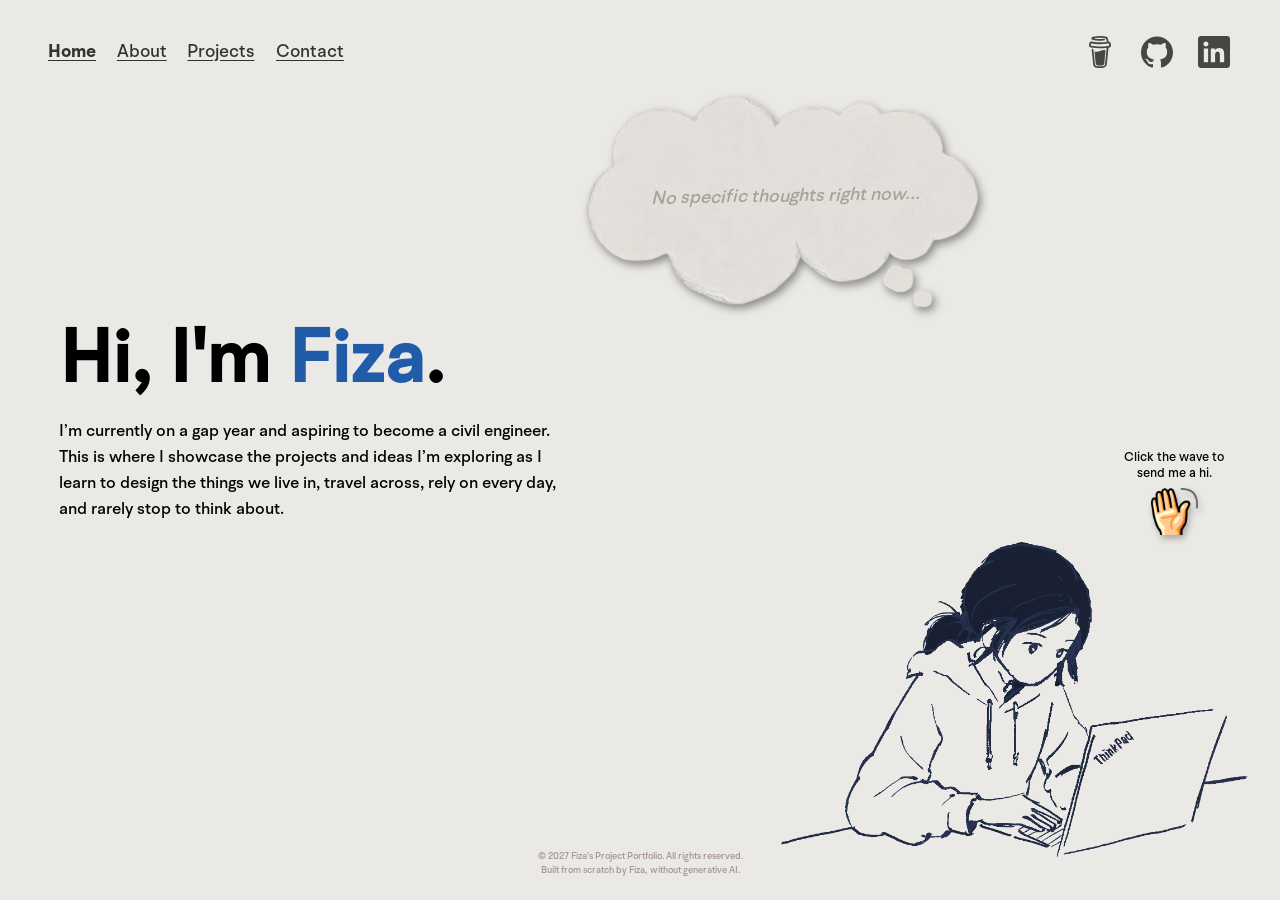
<file: index.html>
<!DOCTYPE html>
<html lang="en">
<head>
    <meta charset="UTF-8">
    <meta name="viewport" content="width=device-width, initial-scale=1.0">
    <meta http-equiv="refresh" content="0; url=./home/">
    <title>Fiza's Project Portfolio</title>
    <script>
        window.location.replace("./home/");
    </script>
</head>
<body>
    <p>Opening <a href="./home/">Fiza's Project Portfolio</a>&hellip;</p>
</body>
</html>
</file>
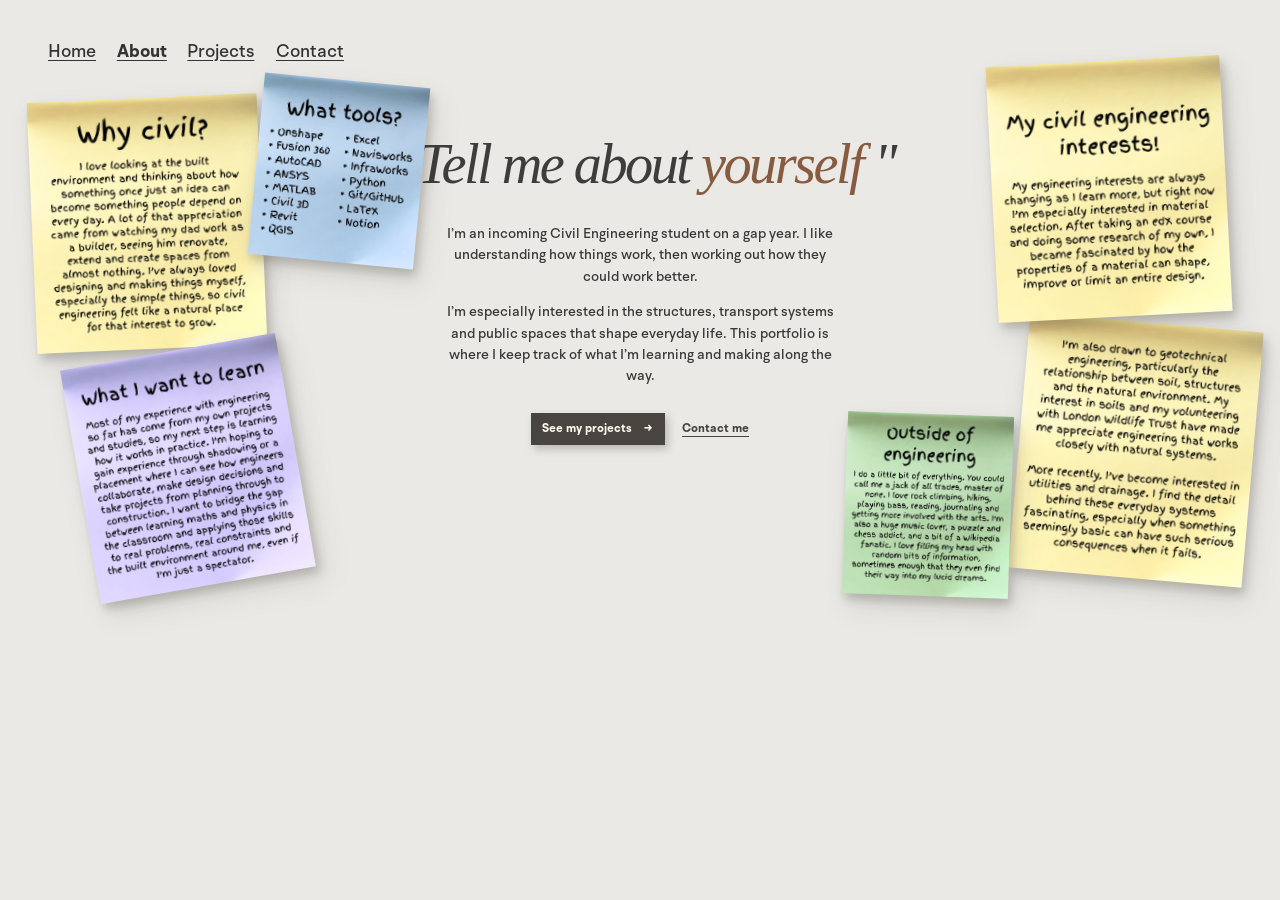
<file: about-me/index.html>
<!DOCTYPE html>
<html lang="en">
<head>
    <meta charset="UTF-8">
    <meta name="viewport" content="width=device-width, initial-scale=1.0, viewport-fit=cover">
    <meta name="description" content="Meet Fiza, an aspiring civil engineer exploring structures, transport, design and practical problem-solving.">
    <title>About Fiza | Fiza's Project Portfolio</title>
    <link rel="icon" type="image/png" href="../assets/site-icon-favicon.png">
    <link rel="stylesheet" href="../styles.css">
</head>
<body class="about-page about-home-style about-reference-layout">
    <header>
        <nav aria-label="Main navigation">
            <a href="../home/">Home</a>
            <a href="./" aria-current="page">About</a>
            <a href="../projects/">Projects</a>
            <a href="../contact-me/">Contact</a>
        </nav>
    </header>

    <main class="about-canvas">
        <section class="about-centre-copy" aria-labelledby="about-title">
            <h1 id="about-title">" Tell me about <span>yourself</span> "</h1>
            <p>I’m an incoming Civil Engineering student on a gap year. I like understanding how things work, then working out how they could work better.</p>
            <p>I’m especially interested in the structures, transport systems and public spaces that shape everyday life. This portfolio is where I keep track of what I’m learning and making along the way.</p>
            <div class="about-links">
                <a href="../projects/">See my projects <span aria-hidden="true">→</span></a>
                <a href="../contact-me/">Contact me</a>
            </div>
        </section>

        <article class="about-post-it about-post-it--left">
            <img src="../assets/post-its/1.png" alt="Why civil?" width="550" height="600">
        </article>

        <article class="about-post-it about-post-it--bottom">
            <img src="../assets/post-its/2.png" alt="What tools?" width="550" height="600">
        </article>

        <article class="about-post-it about-post-it--right">
            <img src="../assets/post-its/3.png" alt="Outside of engineering" width="550" height="600">
        </article>

        <article class="about-post-it about-post-it--middle-right">
            <img src="../assets/post-its/4.png" alt="Engineering interests" width="550" height="600">
        </article>

        <article class="about-post-it about-post-it--lower-right">
            <img src="../assets/post-its/6.png" alt="What I want to learn" width="550" height="600">
        </article>

        <article class="about-post-it about-post-it--interests-extra">
            <img src="../assets/post-its/5.png" alt="Geotechnical engineering, utilities and drainage interests" width="550" height="600">
        </article>
    </main>
</body>
</html>
</file>
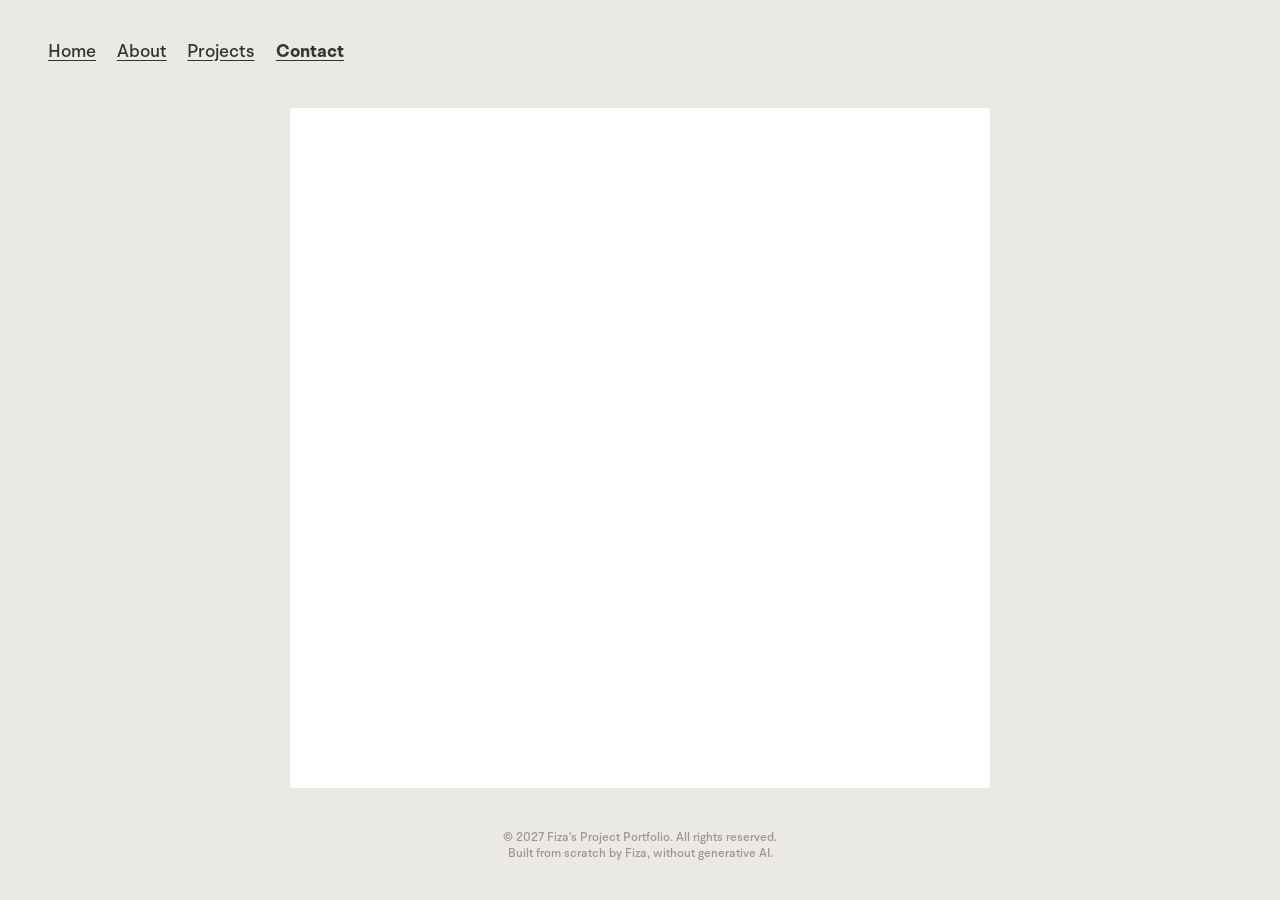
<file: contact-me/index.html>
<!DOCTYPE html>
<html lang="en">
<head>
    <meta charset="UTF-8">
    <meta name="viewport" content="width=device-width, initial-scale=1.0, viewport-fit=cover">
    <title>Contact Fiza | Fiza's Project Portfolio</title>
    <link rel="icon" type="image/png" href="../assets/site-icon-favicon.png">
    <link rel="stylesheet" href="../styles.css">
    <script src="../supabase-config.js" defer></script>
    <script src="../traffic.js" defer></script>
</head>
<body class="contact-page">
    <header>
        <nav>
            <a href="../home/">Home</a>
            <a href="../about-me/">About</a>
            <a href="../projects/">Projects</a>
            <a href="./" aria-current="page">Contact</a>
        </nav>
    </header>
    <main>
        <section class="contact-notion-embed" aria-label="Contact information">
            <iframe
                src="https://fiza-mansoor.notion.site/ebd//3a259cd13a0780669d3cdb929ccbce1a"
                title="Contact information"
                loading="eager"
                allowfullscreen>
            </iframe>
        </section>
    </main>
    <footer>
        <p>&copy; 2027 Fiza's Project Portfolio. All rights reserved.</p>
        <p>Built from scratch by Fiza, without generative AI.</p>
    </footer>
</body>
</html>
</file>
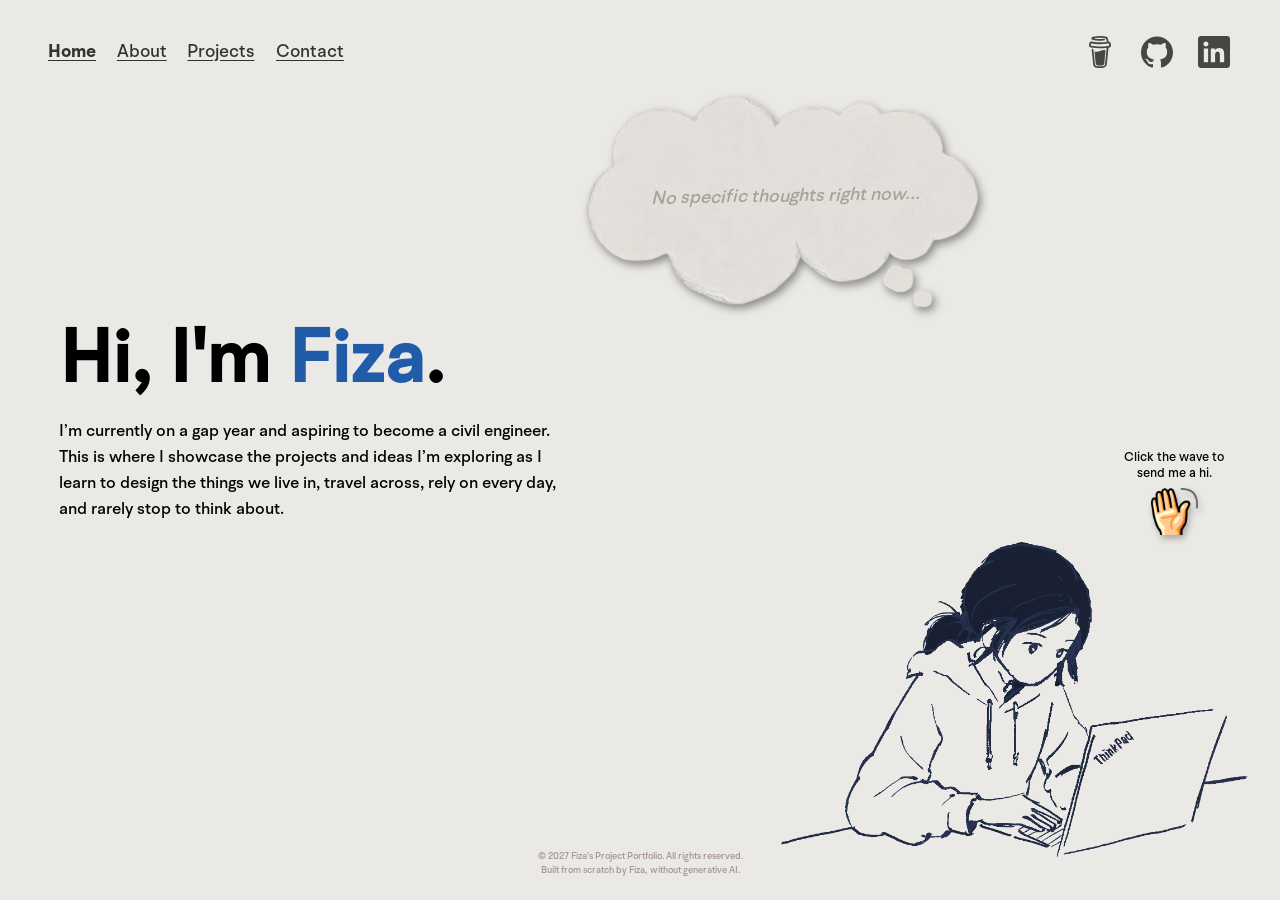
<file: home/index.html>
<!DOCTYPE html>
<html lang="en">
<head>
    <meta charset="UTF-8">
    <meta name="viewport" content="width=device-width, initial-scale=1.0, viewport-fit=cover">
    <title>Fiza's Project Portfolio</title>
    <link rel="icon" type="image/png" href="../assets/site-icon-favicon.png">
    <link rel="stylesheet" href="../styles.css">
    <script src="../supabase-config.js" defer></script>
    <script src="../traffic.js" defer></script>
    <script src="../script.js" defer></script>
</head>
<body class="home-page">
    <header>
        <nav>
            <a href="./" aria-current="page">Home</a>
            <a href="../about-me/">About</a>
            <a href="../projects/">Projects</a>
            <a href="../contact-me/">Contact</a>
        </nav>
        <div class="social-links">
            <a href="https://buymeacoffee.com/fizamansoor" target="_blank" rel="noopener noreferrer" aria-label="Buy Fiza a coffee">
                <img src="../assets/logos/buymeacoffee.svg" alt="">
            </a>
            <a href="https://github.com/fizamansoor" target="_blank" rel="noopener noreferrer" aria-label="Fiza on GitHub">
                <img src="../assets/logos/github.svg" alt="">
            </a>
            <a href="https://www.linkedin.com/in/fizamansoor/" target="_blank" rel="noopener noreferrer" aria-label="Fiza on LinkedIn">
                <img src="../assets/logos/linkedin.svg" alt="">
            </a>
        </div>
    </header>
    <main>
        <div class="home-copy">
            <h1 class="hop"><span>H</span><span>i</span><span>,</span><span>&nbsp;</span><span>I</span><span>'</span><span>m</span><span>&nbsp;</span><span class="blue">F</span><span class="blue">i</span><span class="blue">z</span><span class="blue">a</span><span>.</span></h1>
            <h2>I’m currently on a gap year and aspiring to become a civil engineer. This is where I showcase the projects and ideas I’m exploring as I learn to design the things we live in, travel across, rely on every day, and rarely stop to think about.</h2>
        </div>
        <div class="home-scene">
            <div class="home-visual">
                <a href="../about-me/">
                    <img class="home-image" src="../assets/GIFME.gif" alt="Fiza">
                </a>
                <div class="thought-bubble" data-status-bubble data-status-source="../status.json">
                    <img src="../assets/thought-bubble.png" alt="">
                    <p class="thought-bubble-status" aria-live="polite" hidden></p>
                </div>
                <div class="say-hi-wrap">
                    <p id="say-hi-prompt" class="say-hi-prompt">Click the wave to send me a hi.</p>
                    <button type="button" class="say-hi" aria-describedby="say-hi-prompt say-hi-status">
                        <img src="../assets/wave-emoji.png" alt="" draggable="false">
                        <span class="sr-only">Send Fiza a hi</span>
                    </button>
                    <p id="say-hi-status" class="say-hi-status" role="status" aria-live="polite"></p>
                </div>
            </div>
        </div>
    </main>
    <footer>
        <p>&copy; 2027 Fiza's Project Portfolio. All rights reserved.</p>
        <p>Built from scratch by Fiza, without generative AI.</p>
    </footer>
</body>
</html>
</file>
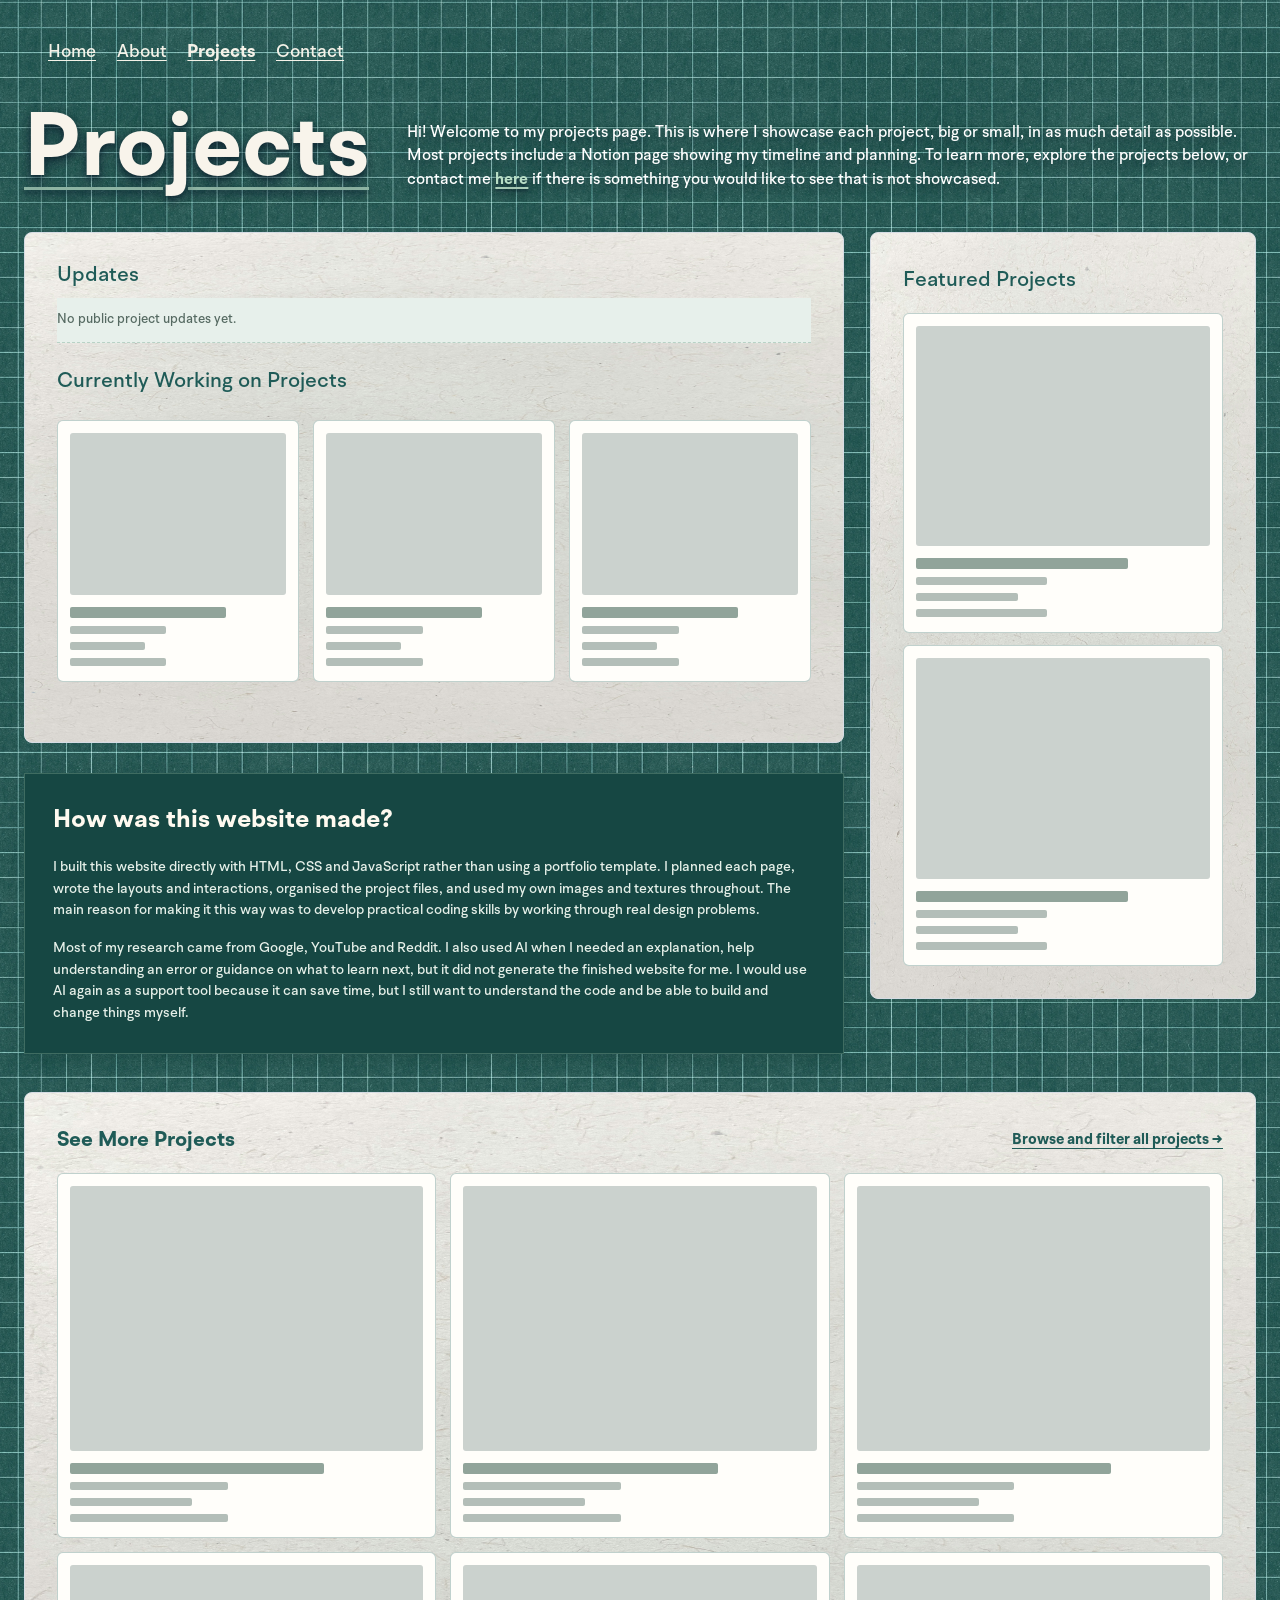
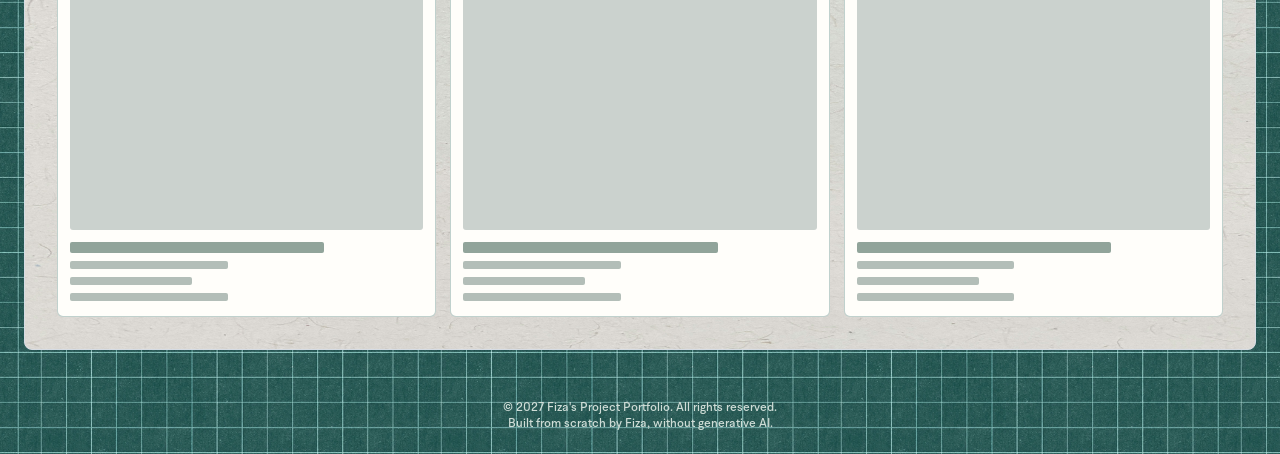
<file: projects/index.html>
<!DOCTYPE html>
<html lang="en">
<head>
    <meta charset="UTF-8">
    <meta name="viewport" content="width=device-width, initial-scale=1.0, viewport-fit=cover">
    <meta name="description" content="Explore the latest, featured, and in-progress projects by Fiza Mansoor.">
    <title>Projects | Fiza's Project Portfolio</title>
    <link rel="icon" type="image/png" href="../assets/site-icon-favicon.png">
    <link rel="stylesheet" href="../styles.css">
    <script src="../supabase-config.js" defer></script>
    <script src="../traffic.js" defer></script>
    <script src="../projects.js?v=compact-overview-9" defer></script>
</head>
<body class="projects-page">
    <header>
        <nav aria-label="Main navigation">
            <a href="../home/">Home</a>
            <a href="../about-me/">About</a>
            <a href="./" aria-current="page">Projects</a>
            <a href="../contact-me/">Contact</a>
        </nav>
    </header>
    <main>
        <div class="projects-heading">
            <h1 class="projects-title">Projects</h1>
            <p class="projects-heading-description">Hi! Welcome to my projects page. This is where I showcase each project, big or small, in as much detail as possible. Most projects include a Notion page showing my timeline and planning. To learn more, explore the projects below, or contact me <a href="../contact-me/">here</a> if there is something you would like to see that is not showcased.</p>
        </div>
        <section class="projects-content" data-project-archive data-projects-source="./projects.json">
            <noscript>
                <p class="paper-panel projects-script-message">Enable JavaScript to load the project archive.</p>
            </noscript>
            <div class="projects-columns">
                <div class="projects-left-column">
                    <section class="paper-panel recent-projects">
                        <div class="updates-tab">Updates</div>
                        <div class="updates-list" data-project-list="updates" aria-live="polite" aria-busy="true">
                            <p class="projects-loading">Loading project updates…</p>
                        </div>
                        <div class="working-tab">Currently Working on Projects</div>
                        <div class="posts-grid working-projects" data-project-list="working" aria-live="polite" aria-busy="true">
                            <p class="projects-loading">Loading current projects…</p>
                        </div>
                    </section>
                    <section class="project-build-note" aria-labelledby="project-build-note-title">
                        <h2 id="project-build-note-title">How was this website made?</h2>
                        <p>I built this website directly with HTML, CSS and JavaScript rather than using a portfolio template. I planned each page, wrote the layouts and interactions, organised the project files, and used my own images and textures throughout. The main reason for making it this way was to develop practical coding skills by working through real design problems.</p>
                        <p>Most of my research came from Google, YouTube and Reddit. I also used AI when I needed an explanation, help understanding an error or guidance on what to learn next, but it did not generate the finished website for me. I would use AI again as a support tool because it can save time, but I still want to understand the code and be able to build and change things myself.</p>
                    </section>
                </div>
                <aside class="projects-sidebar">
                    <section class="paper-panel featured-projects">
                        <h2>Featured Projects</h2>
                        <div class="posts-grid" data-project-list="featured" aria-live="polite" aria-busy="true">
                            <p class="projects-loading">Loading featured projects…</p>
                        </div>
                    </section>
                </aside>
            </div>
            <section class="paper-panel see-more-projects-panel recent-projects-feed" data-recent-feed>
                <div class="see-more-heading">
                    <h2>See More Projects</h2>
                    <a class="all-projects-page-link" href="./all-projects/">Browse and filter all projects &rarr;</a>
                </div>
                <div class="posts-grid see-more-projects" data-project-list="recent" aria-live="polite" aria-busy="true">
                    <p class="projects-loading">Loading more projects…</p>
                </div>
            </section>
        </section>
    </main>
    <footer>
        <p>&copy; 2027 Fiza's Project Portfolio. All rights reserved.</p>
        <p>Built from scratch by Fiza, without generative AI.</p>
    </footer>
</body>
</html>
</file>
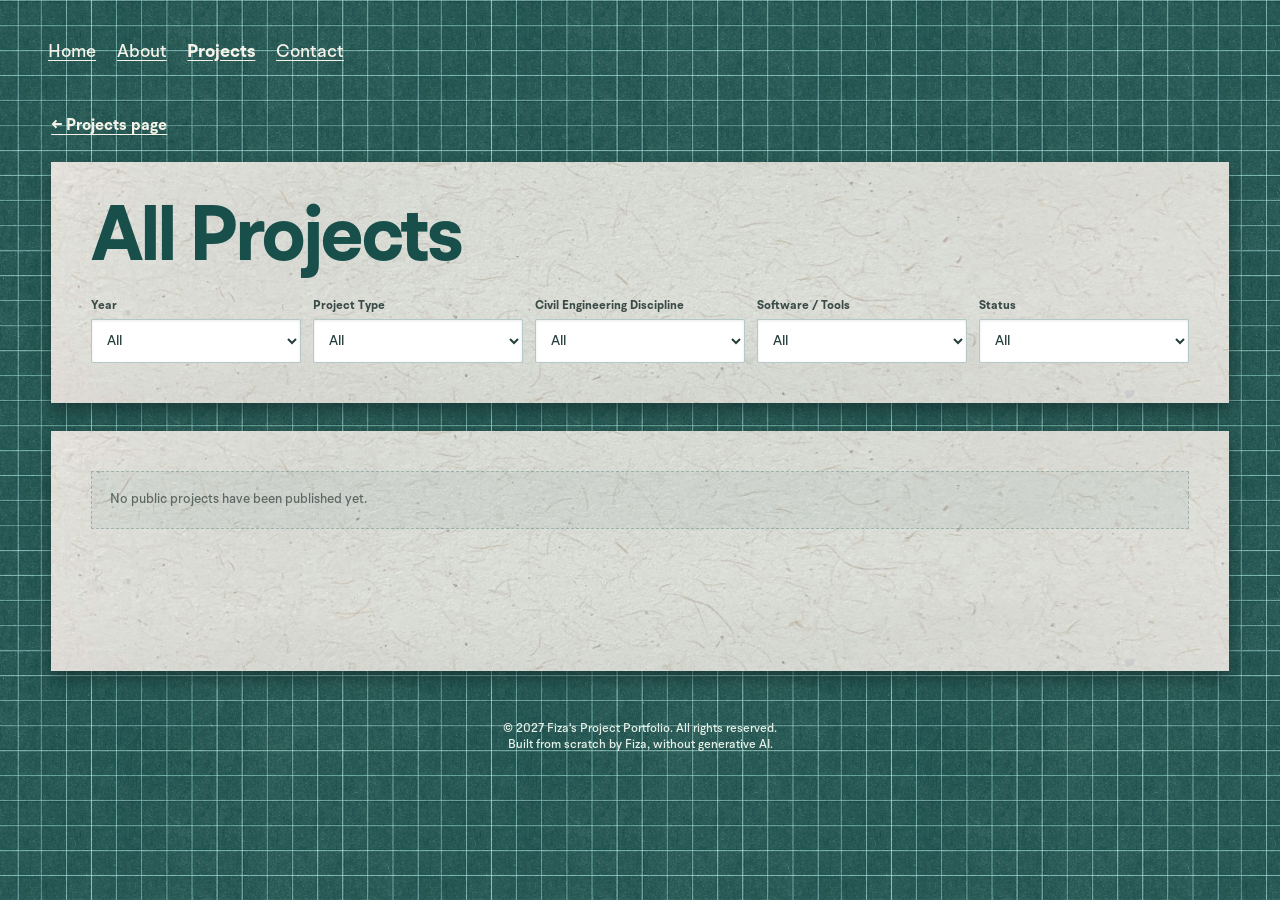
<file: projects/all-projects/index.html>
<!DOCTYPE html>
<html lang="en">
<head>
    <meta charset="UTF-8">
    <meta name="viewport" content="width=device-width, initial-scale=1.0, viewport-fit=cover">
    <meta name="description" content="Browse and filter all civil engineering, GIS, CAD, BIM, design and personal projects by Fiza Mansoor.">
    <title>All Projects | Fiza's Project Portfolio</title>
    <link rel="icon" type="image/png" href="../../assets/site-icon-favicon.png">
    <link rel="stylesheet" href="../../styles.css">
    <script src="../../supabase-config.js" defer></script>
    <script src="../../traffic.js" defer></script>
    <script src="../../projects.js?v=all-grid-placeholders-3" defer></script>
</head>
<body class="projects-page all-projects-page">
    <header>
        <nav aria-label="Main navigation">
            <a href="../../home/">Home</a>
            <a href="../../about-me/">About</a>
            <a href="../" aria-current="page">Projects</a>
            <a href="../../contact-me/">Contact</a>
        </nav>
    </header>
    <main id="main-content">
        <a class="project-back-link all-projects-back-link" href="../">&larr; Projects page</a>

        <section
            class="all-projects-archive"
            data-project-archive
            data-all-projects
            data-projects-source="../projects.json"
            >
            <section class="paper-panel all-projects-intro project-filters" aria-label="Project filters">
                <h1>All Projects</h1>
                <div class="project-filter-controls">
                    <label class="project-filter-field">
                        <span>Year</span>
                        <select data-project-filter="year">
                            <option value="all">All</option>
                            <option value="2027">2027</option>
                            <option value="2026">2026</option>
                            <option value="2025">2025</option>
                            <option value="earlier">Earlier</option>
                        </select>
                    </label>

                    <label class="project-filter-field">
                        <span>Project Type</span>
                        <select data-project-filter="type">
                            <option value="all">All</option>
                            <option value="civil-engineering">Civil Engineering</option>
                            <option value="gis">GIS</option>
                            <option value="cad-bim">CAD / BIM</option>
                            <option value="design">Design</option>
                            <option value="personal">Personal</option>
                        </select>
                    </label>

                    <label class="project-filter-field">
                        <span>Civil Engineering Discipline</span>
                        <select data-project-filter="discipline">
                            <option value="all">All</option>
                            <option value="structural-engineering">Structural Engineering</option>
                            <option value="geotechnical-engineering">Geotechnical Engineering</option>
                            <option value="transportation-engineering">Transportation Engineering</option>
                            <option value="highways-engineering">Highways Engineering</option>
                            <option value="water-engineering">Water Engineering</option>
                            <option value="water-resources">Water Resources</option>
                            <option value="urban-drainage-suds">Urban Drainage / SuDS</option>
                            <option value="environmental-engineering">Environmental Engineering</option>
                            <option value="construction-management">Construction Management</option>
                            <option value="surveying-geomatics">Surveying / Geomatics</option>
                            <option value="coastal-maritime-engineering">Coastal / Maritime Engineering</option>
                            <option value="bim-coordination">BIM Coordination</option>
                            <option value="numerical-modelling">Numerical Modelling</option>
                        </select>
                    </label>

                    <label class="project-filter-field">
                        <span>Software / Tools</span>
                        <select data-project-filter="tool">
                            <option value="all">All</option>
                            <option value="autocad">AutoCAD</option>
                            <option value="civil-3d">Civil 3D</option>
                            <option value="revit">Revit</option>
                            <option value="navisworks">Navisworks</option>
                            <option value="microstation">MicroStation</option>
                            <option value="openroads">OpenRoads</option>
                            <option value="tekla-structures">Tekla Structures</option>
                            <option value="robot-structural-analysis">Robot Structural Analysis</option>
                            <option value="sap2000">SAP2000</option>
                            <option value="etabs">ETABS</option>
                            <option value="plaxis">PLAXIS</option>
                            <option value="hec-ras">HEC-RAS</option>
                            <option value="infodrainage">InfoDrainage</option>
                            <option value="qgis">QGIS</option>
                            <option value="arcgis">ArcGIS</option>
                            <option value="excel">Excel</option>
                            <option value="matlab">MATLAB</option>
                            <option value="python">Python</option>
                            <option value="ms-project">Microsoft Project</option>
                            <option value="bluebeam-revu">Bluebeam Revu</option>
                            <option value="fusion-360">Fusion 360</option>
                            <option value="other">Other</option>
                        </select>
                    </label>

                    <label class="project-filter-field">
                        <span>Status</span>
                        <select data-project-filter="status">
                            <option value="all">All</option>
                            <option value="completed">Completed</option>
                            <option value="in-progress">In Progress</option>
                        </select>
                    </label>
                </div>

                <button class="project-filters-clear" type="button" data-clear-project-filters hidden>Clear filters</button>
            </section>

            <section class="paper-panel all-projects-results" aria-labelledby="all-projects-results-title">
                <h2 id="all-projects-results-title" class="sr-only">Projects</h2>
                <noscript>
                    <p class="projects-empty">Enable JavaScript to load and filter the project archive.</p>
                </noscript>
                <div class="posts-grid all-projects-grid" data-project-list="filtered" aria-live="polite" aria-busy="true">
                    <p class="projects-loading">Loading projects&hellip;</p>
                </div>
            </section>
        </section>
    </main>
    <footer>
        <p>&copy; 2027 Fiza's Project Portfolio. All rights reserved.</p>
        <p>Built from scratch by Fiza, without generative AI.</p>
    </footer>
</body>
</html>
</file>
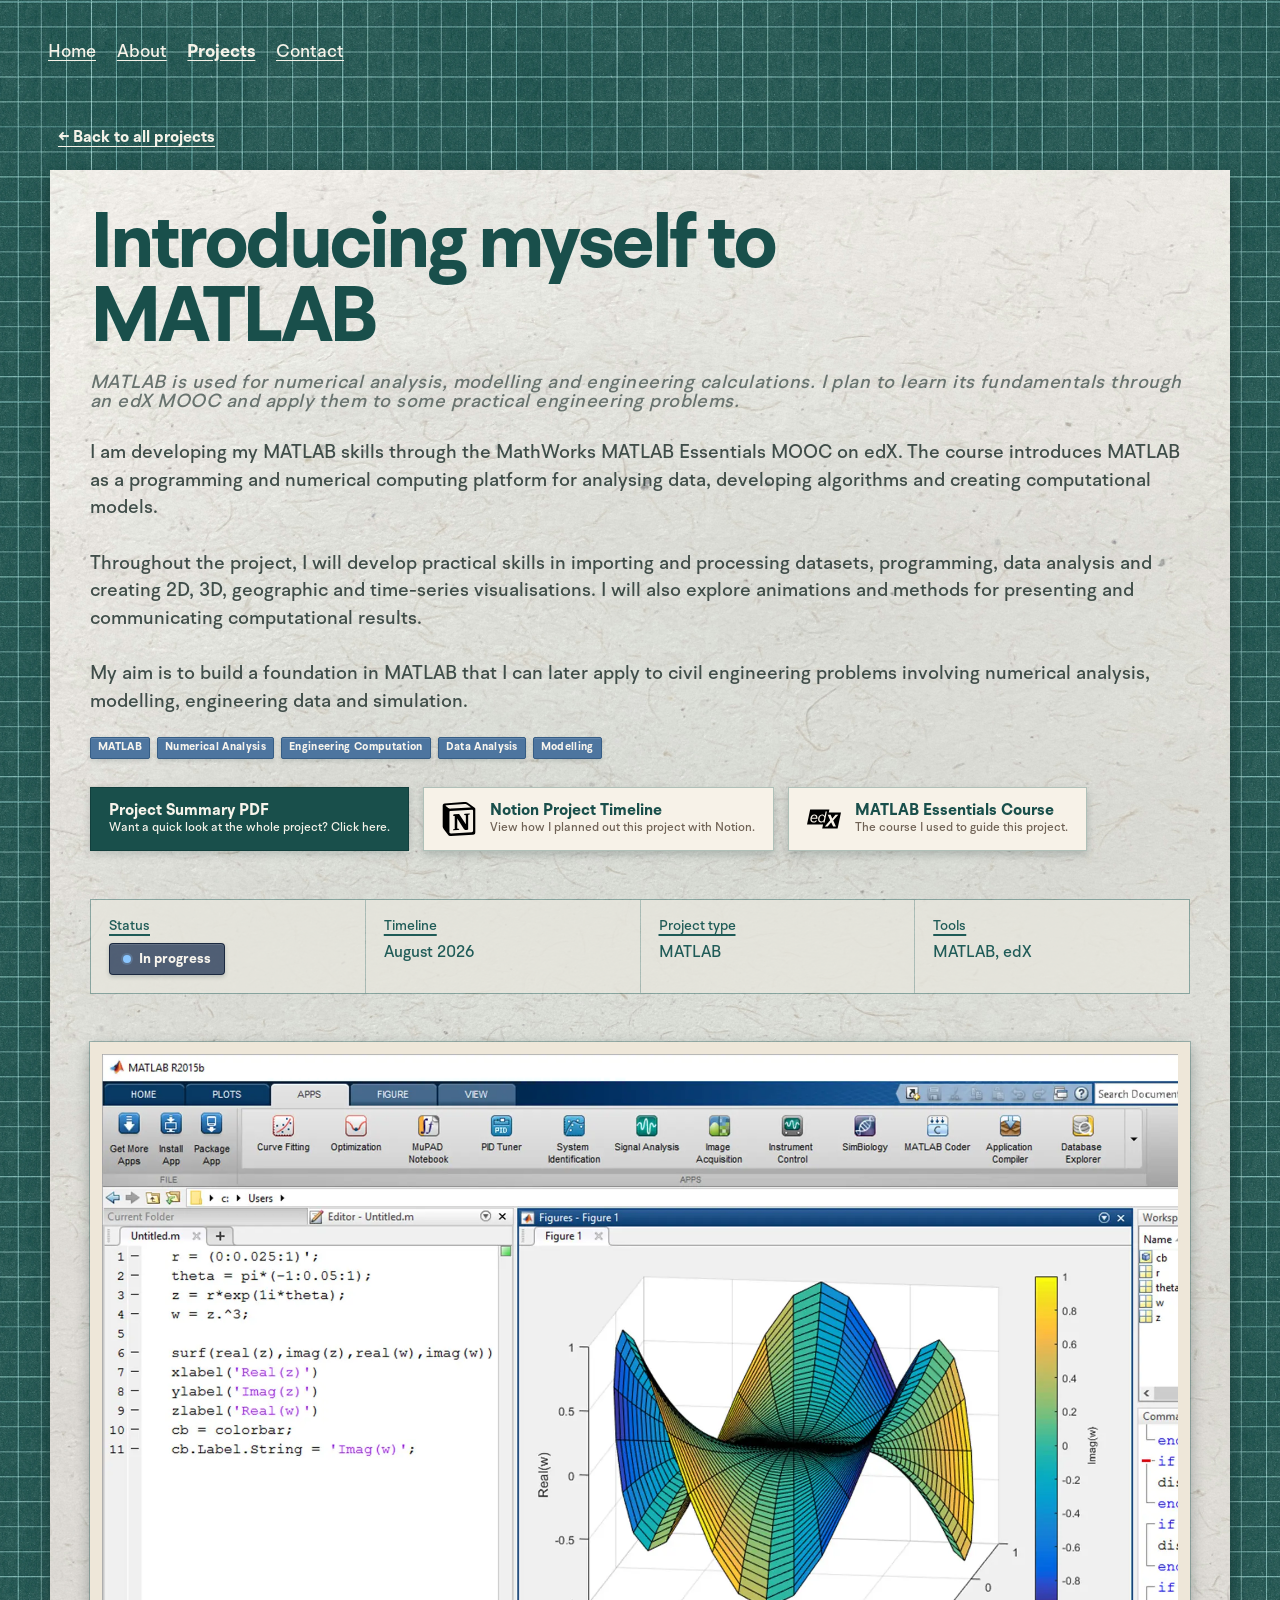
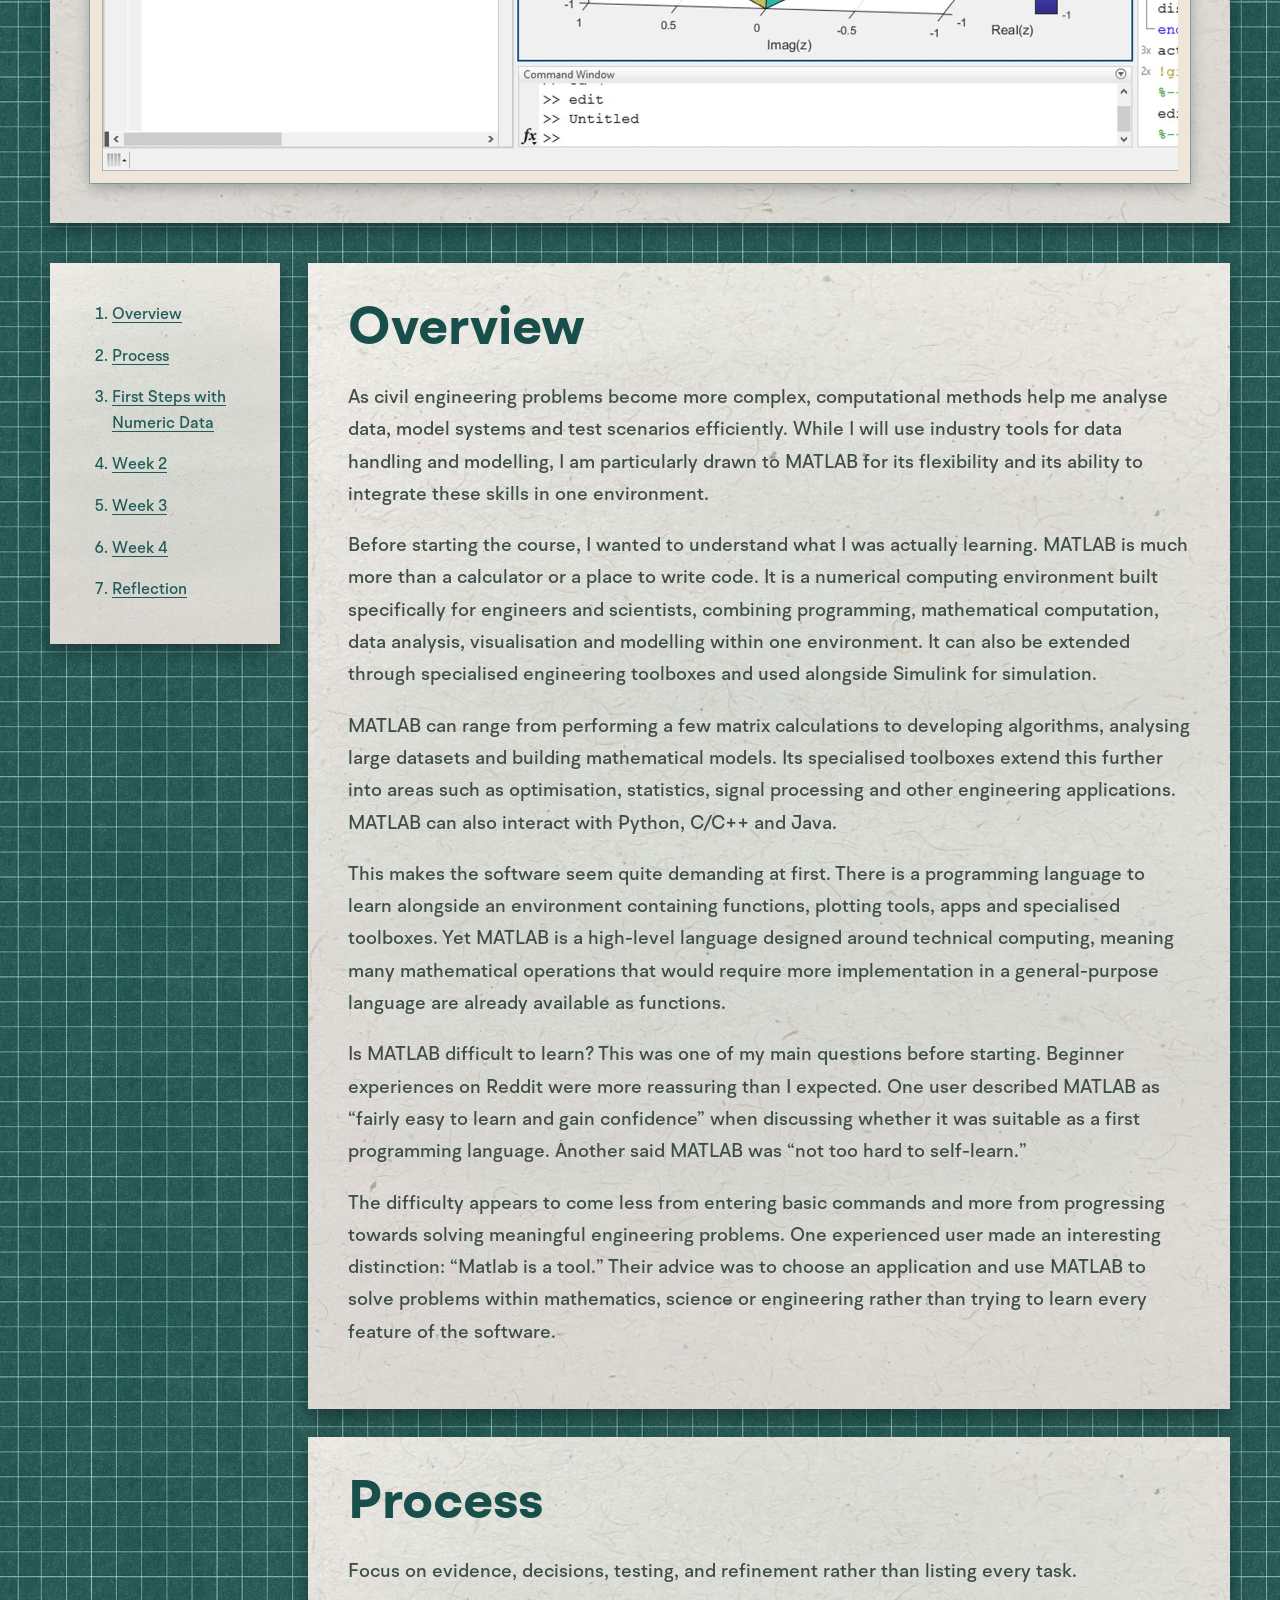
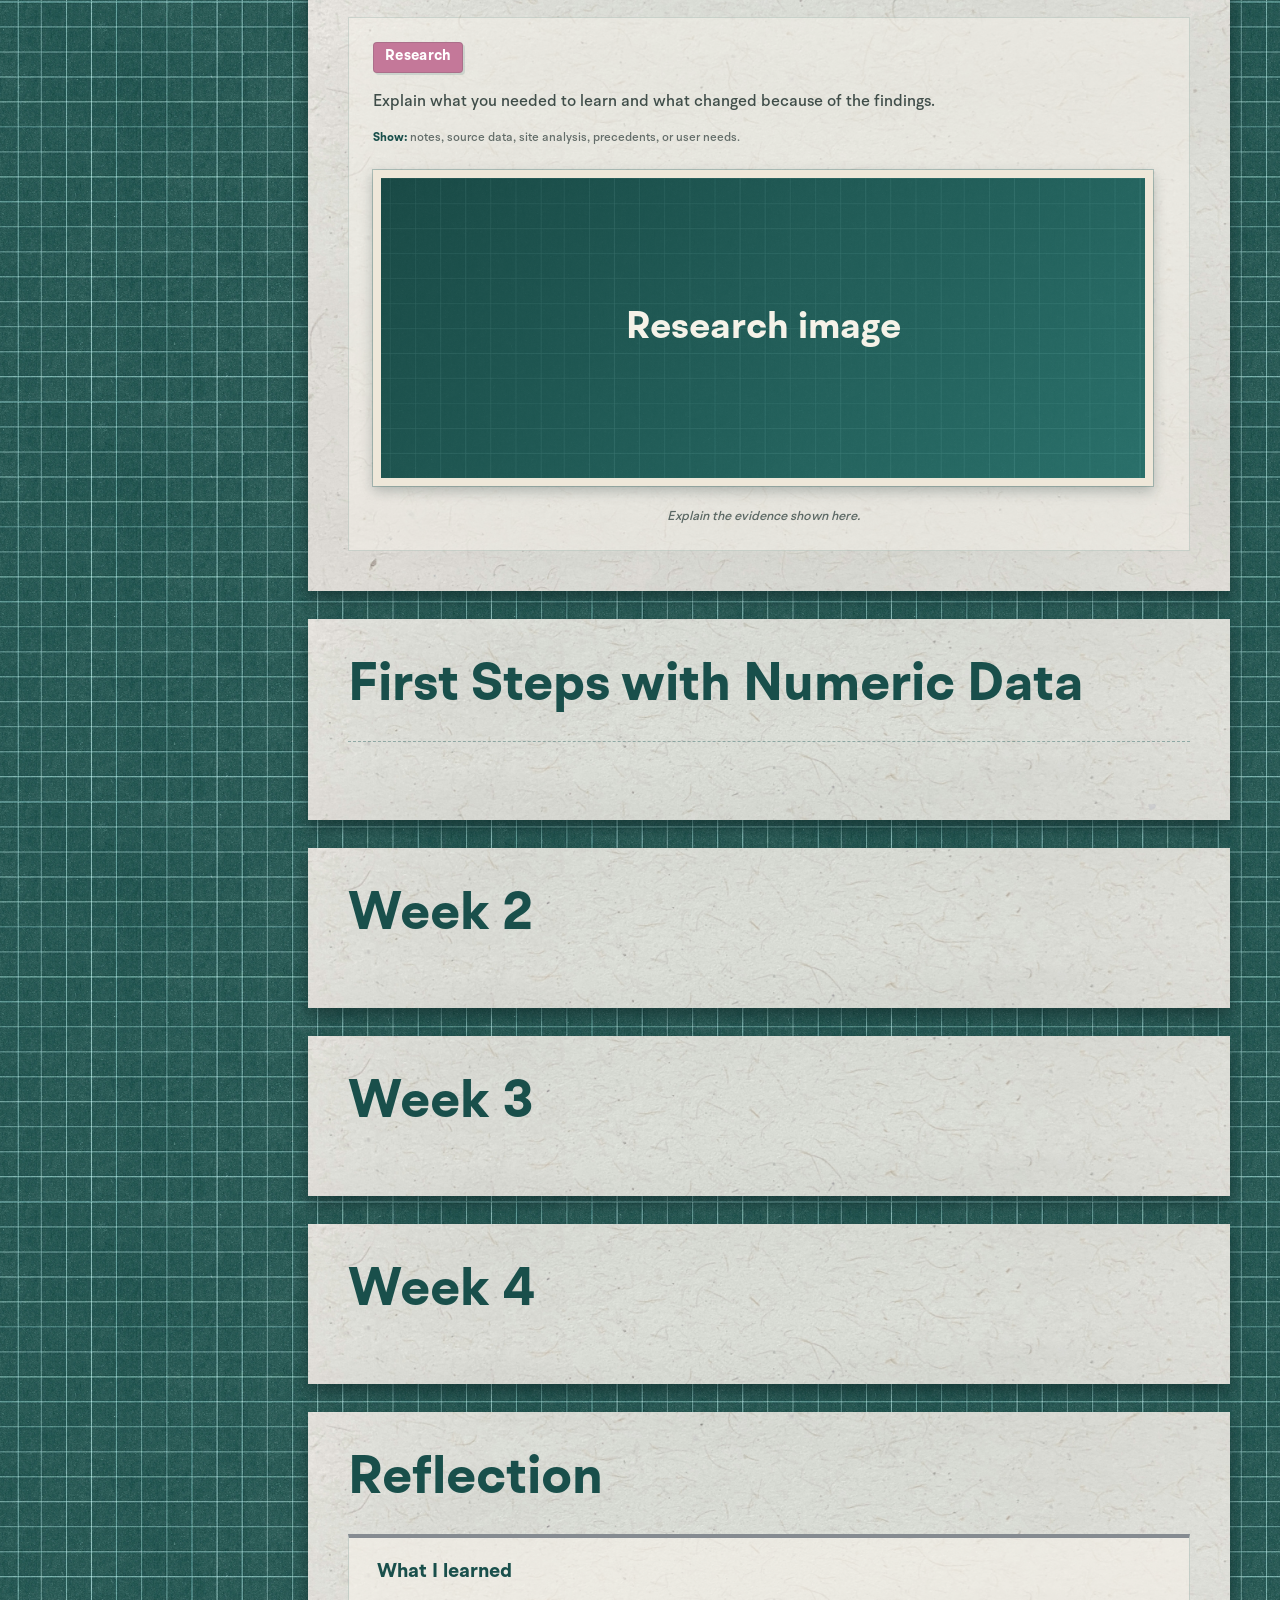
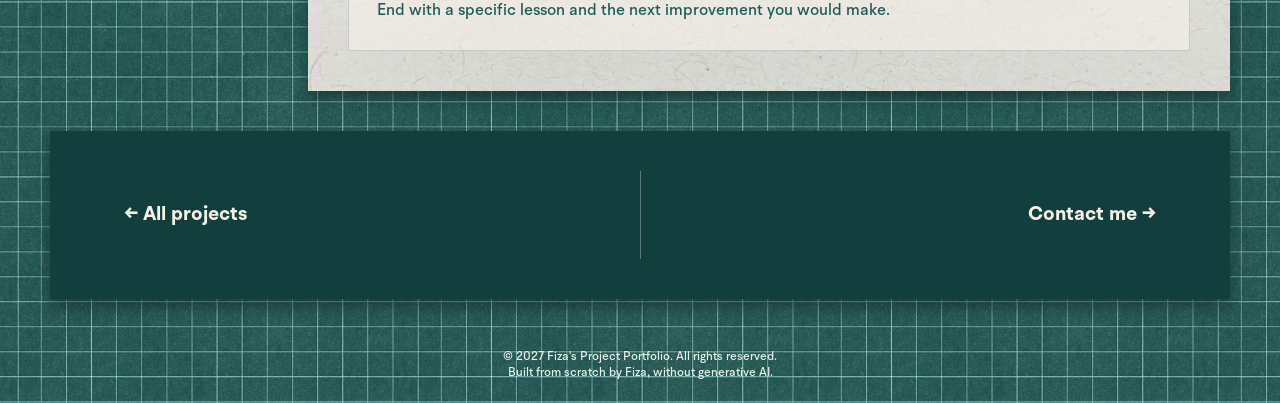
<file: projects/introducing-myself-to-matlab/index.html>
<!DOCTYPE html>
<html lang="en">
<head>
    <meta charset="UTF-8">
    <meta name="viewport" content="width=device-width, initial-scale=1.0, viewport-fit=cover">
    <meta name="description" content="A project case study by Fiza Mansoor.">
    <title>Project | Fiza's Project Portfolio</title>
    <link rel="icon" type="image/png" href="../../assets/site-icon-favicon.png">
    <link rel="stylesheet" href="../../styles.css">
    <script src="../../supabase-config.js" defer></script>
    <script src="../../traffic.js" defer></script>
    <script src="../../projects.js" defer></script>
    <script src="../../project-renderer.js" defer></script>
</head>
<body class="projects-page project-post-page">
    <a class="skip-link" href="#project-content">Skip to project content</a>

    <header>
        <nav aria-label="Main navigation">
            <a href="../../home/">Home</a>
            <a href="../../about-me/">About</a>
            <a href="../" aria-current="page">Projects</a>
            <a href="../../contact-me/">Contact</a>
        </nav>
    </header>

    <main id="project-content">
        <article class="project-case-study" data-project-root data-project-src="./project.json">
            <section class="paper-panel project-loading" role="status">Loading project…</section>
        </article>
    </main>

    <footer>
        <p>&copy; 2027 Fiza's Project Portfolio. All rights reserved.</p>
        <p>Built from scratch by Fiza, without generative AI.</p>
    </footer>
</body>
</html>
</file>
<file: styles.css>
/* Fonts */

@font-face {
    font-family: "CustomFont";
    src: url("assets/font/BRHendrix-Medium-BF6556d1b4e12b2.otf") format("opentype");
}

@font-face {
    font-family: "CustomFontBold";
    src: url("assets/font/BRHendrix-Bold-BF6556d1b5459d3.otf") format("opentype");
}

/* Base */

:root {
    --page-transition-duration: 180ms;
}

@view-transition {
    navigation: auto;
}

body {
    background-color: #eae9e5;
    font-family: "CustomFont", sans-serif;
}

::view-transition-old(root) {
    animation: page-fade-out var(--page-transition-duration) ease-out both;
}

::view-transition-new(root) {
    animation: page-fade-in var(--page-transition-duration) ease-in both;
}

@keyframes page-fade-out {
    from { opacity: 1; }
    to { opacity: 0; }
}

@keyframes page-fade-in {
    from { opacity: 0; }
    to { opacity: 1; }
}

@media (prefers-reduced-motion: reduce) {
    ::view-transition-old(root),
    ::view-transition-new(root) {
        animation-duration: 0.01ms;
    }
}

/* Navigation */

nav {
    position: fixed;
    font-size: 18px;
    top: 40px;
    left: 40px;
}

nav a {
    padding: 8px;
    color: #333;
    text-decoration: underline;
    text-underline-offset: 3px;
}

nav a:hover {
    color: #777;
}

nav a[aria-current="page"] {
    font-family: "CustomFontBold", sans-serif;
}

.social-links {
    position: fixed;
    top: 40px;
    right: 50px;
    display: flex;
    align-items: center;
    gap: 20px;
}

.social-links a {
    opacity: 0.7;
    transition: opacity 0.2s, transform 0.2s;
}

.social-links a:hover {
    opacity: 1;
    transform: translateY(-2px);
}

.social-links img {
    display: block;
    width: 22px;
    height: 22px;
}

.social-links .coffee-button {
    display: inline-flex;
    box-sizing: border-box;
    height: 44px;
    align-items: center;
    gap: 7px;
    padding: 9px 14px;
    color: #fff8ed;
    font-family: "CustomFontBold", sans-serif;
    font-size: 14px;
    text-decoration: none;
    letter-spacing: 0.01em;
    background: #484440;
    border: 3px solid #3d3936;
    border-radius: 5px;
    box-shadow: 2px 3px 7px rgb(48 39 30 / 18%), inset 0 1px 0 rgb(255 248 237 / 12%);
    opacity: 1;
    transform: rotate(-1deg);
}

.social-links .coffee-button:hover {
    color: #fff8ed;
    background: #393532;
    transform: translateY(-2px) rotate(-1deg);
}

.social-links .coffee-button-icon {
    width: 20px;
    height: 20px;
    object-fit: contain;
    filter: invert(1) sepia(0.12) saturate(0.45) brightness(1.25);
}

.social-links a:not(.coffee-button) img {
    width: 32px;
    height: 32px;
}

.social-links .coffee-button:focus-visible {
    outline: 3px solid #215caa;
    outline-offset: 3px;
}

@media (max-width: 700px) {
    .social-links {
        top: 88px;
        right: 20px;
        gap: 12px;
    }

    .social-links .coffee-button {
        padding: 7px 10px;
        font-size: 13px;
    }
}

/* Index content */

main {
    margin-top: 100px;
    padding: 50px;
}

main h1 {
    margin-bottom: 0;
    font-size: 75px;
}

main h2 {
    width: 500px;
    margin-top: 20px;
    font-size: 17px;
    font-weight: normal;
    line-height: 1.5;
}

@media (min-width: 901px) {
    .home-page main {
        padding: clamp(95px, 11vh, 140px) clamp(50px, 5vw, 90px) 50px;
    }

    .home-page main h1 {
        font-size: clamp(72.2px, 5.795vw, 96.9px);
        transform: translateX(-15px);
    }

    .home-page main h2 {
        width: min(630px, 48vw);
        margin-top: 26px;
        font-size: clamp(17.8px, 1.30625vw, 20.9px);
        transform: translateX(-15px);
    }
}

/* Footer */

footer {
    position: fixed;
    z-index: 30;
    bottom: 20px;
    left: 0;
    box-sizing: border-box;
    width: 100%;
    max-width: 100%;
    color: #a3938a;
    font-size: 12px;
    text-align: center;
}

footer p {
    margin: 4px 0;
}

/* About page: background and navigation */

.about-page header {
    position: relative;
    z-index: 20;
}

.about-page nav {
    z-index: 10;
    isolation: isolate;
}

.about-page nav::before {
    content: "";
    position: fixed;
    top: 0;
    right: 0;
    left: 0;
    z-index: -1;
    height: 90px;
    background-color: #47301f;
    opacity: var(--nav-opacity, 0);
    pointer-events: none;
}

.about-page nav a,
.projects-page nav a,
.contact-page nav a {
    color: #f5f2e8;
}

.about-page nav a:hover,
.projects-page nav a:hover,
.contact-page nav a:hover {
    color: #d3d3d3;
}

/* About page: wooden desk redesign */
.about-page {
    position: relative;
    isolation: isolate;
    min-height: 100vh;
    margin: 0;
    color: #f3ede2;
    overflow-x: hidden;
    background-color: #303234;
}

.about-page::before,
.about-page::after {
    content: "";
    position: absolute;
    inset: 0;
    z-index: 0;
    background-image: linear-gradient(#20232645, #20232670), url("assets/wood-background.jpg");
    background-position: center, center top;
    background-repeat: no-repeat, repeat-y;
    background-size: cover, 100% auto;
    pointer-events: none;
}

.about-page::after {
    clip-path: inset(0 0 50% 0);
    transform: scaleY(-1);
}

.about-page nav::before {
    background-color: #49301f;
}

.about-page main {
    position: relative;
    z-index: 1;
    margin: 0;
    padding: 125px clamp(32px, 4vw, 72px) 100px;
}

.about-intro,
.website-story,
.about-board-section {
    width: min(1460px, 100%);
    margin-right: auto;
    margin-left: auto;
}

.about-intro {
    display: grid;
    grid-template-columns: minmax(190px, 0.38fr) minmax(520px, 1.62fr);
    column-gap: clamp(65px, 8vw, 135px);
    row-gap: 5px;
    align-items: start;
    min-height: 520px;
}

.about-portrait-wrap {
    position: relative;
    z-index: 3;
    width: min(270px, 100%);
    padding: 18px;
    justify-self: center;
    margin-left: 0;
    transform: translate(65px, 90px);
}

.about-portrait {
    position: relative;
    margin: 0;
    padding: 14px 14px 46px;
    background: #efe9dc;
    box-shadow: 12px 18px 32px #321b0c80, 1px 2px 4px #321b0c99;
    transform: rotate(-2.5deg);
    transition: transform 260ms ease, box-shadow 260ms ease;
}

.about-portrait::before {
    content: "";
    position: absolute;
    top: -18px;
    left: 50%;
    z-index: 2;
    width: 92px;
    height: 32px;
    background: #d9ccb3b8;
    box-shadow: 0 2px 4px #4b341f4d;
    transform: translateX(-50%) rotate(-2deg);
}

.about-portrait:hover {
    box-shadow: 15px 22px 36px #321b0c8f, 1px 2px 4px #321b0c99;
    transform: rotate(-0.8deg) translateY(-4px);
}

.about-portrait img {
    display: block;
    width: 100%;
    aspect-ratio: 3 / 4;
    object-fit: cover;
    object-position: center 30%;
    filter: sepia(0.08) contrast(1.03);
}

.about-copy {
    width: 100%;
    max-width: 1040px;
    padding-top: 12px;
    margin-left: -50px;
    text-shadow: 0 2px 8px #321b0c80;
}

.website-story h2 {
    width: auto;
    margin: 0;
    color: #f5efe5;
    font-family: "CustomFontBold", sans-serif;
    font-weight: normal;
    line-height: 1.05;
}

.about-copy-columns {
    display: block;
    box-sizing: border-box;
    max-width: 970px;
    margin: 24px auto 0;
    padding: 30px 36px;
    border: 1px solid #e7d7bd66;
    background: #2b1b12b8;
    box-shadow: 9px 13px 25px #29150966, inset 0 0 0 1px #fff4df14;
    backdrop-filter: blur(2px);
    transform: translateX(-25px);
}

.about-copy-columns p {
    margin: 0;
    padding: 18px 0;
    color: #eee6da;
    font-size: 16px;
    line-height: 1.62;
    border-bottom: 0;
}

.about-copy-columns h2 {
    width: auto;
    max-width: 100%;
    margin: 0 0 10px;
    color: #e1bd7a;
    font-family: Georgia, "Times New Roman", serif;
    font-size: clamp(21px, 2.2vw, 27px);
    font-style: italic;
    font-weight: normal;
    letter-spacing: 0.01em;
    text-shadow: 0 2px 5px #160b0666;
}

.about-tags {
    display: flex;
    flex-wrap: wrap;
    gap: 10px;
    margin-top: 30px;
}

.about-tags span {
    padding: 8px 13px;
    color: #f3ede2;
    font-size: 13px;
    border: 1px solid #f3ede27a;
    border-radius: 999px;
    background: #3b241373;
    backdrop-filter: blur(3px);
    transition: transform 180ms ease, background-color 180ms ease;
}

.about-tags span:hover {
    background: #3b2413a8;
    transform: translateY(-2px);
}

.about-details {
    display: grid;
    grid-template-columns: repeat(3, minmax(0, 1fr));
    gap: clamp(24px, 3vw, 44px);
    width: min(1380px, 100%);
    margin: 95px auto 0;
}

.about-table-card {
    position: relative;
    isolation: isolate;
    padding: clamp(28px, 4vw, 46px);
    color: #33281d;
    background-color: #c5a574;
    background-image:
        radial-gradient(ellipse at 18% 22%, #f5dfb124 0, transparent 30%),
        radial-gradient(ellipse at 82% 76%, #694a2821 0, transparent 34%),
        repeating-linear-gradient(96deg, transparent 0, transparent 5px, #6c4d2e0b 6px, transparent 7px),
        linear-gradient(108deg, #f7e5bd1f, transparent 42%, #61401f18 100%);
    border: 1px solid #80613e;
    box-shadow: 10px 16px 28px #321b0c78, 1px 2px 3px #321b0c66, inset 0 0 22px #68451f24;
    transition: transform 220ms ease, box-shadow 220ms ease;
}

.about-table-card::before {
    content: "";
    position: absolute;
    top: -17px;
    left: 50%;
    z-index: 2;
    width: 125px;
    height: 36px;
    background: #d8c49a9e;
    box-shadow: 0 2px 4px #4b341f55, inset 0 0 5px #fff8dc38;
    transform: translateX(-50%) rotate(-1deg);
}

.about-table-card:hover {
    z-index: 3;
    box-shadow: 14px 21px 34px #321b0c80, 1px 2px 3px #321b0c66;
}

.about-table-card-left {
    transform: rotate(-1.1deg);
}

.about-table-card-left:hover {
    transform: rotate(-0.35deg) translateY(-5px);
}

.about-table-card-right {
    color: #2f2b23;
    transform: rotate(1deg) translateY(18px);
}

.about-table-card-right:hover {
    transform: rotate(0.3deg) translateY(12px);
}

.about-copy-columns p:last-child {
    padding-bottom: 0;
}

.about-table-card-extra {
    color: #2e241b;
    transform: rotate(-0.7deg) translateY(5px);
}

.about-table-card-extra:hover {
    transform: rotate(-0.15deg) translateY(0);
}

.about-table-card h2 {
    display: inline-block;
    width: auto;
    margin: 0 0 24px;
    padding: 0 2px 5px;
    color: #672c38;
    font-family: "Courier Prime", monospace;
    font-size: 28px;
    background: transparent;
    border-bottom: 2px solid currentColor;
    box-shadow: none;
    transform: rotate(-0.6deg);
}

.about-table-card-right h2 {
    color: #315444;
    background: transparent;
    transform: rotate(0.5deg);
}

.about-table-card-extra h2 {
    color: #344967;
    background: transparent;
    transform: rotate(-0.4deg);
}

.about-table-card table {
    width: 100%;
    border-collapse: collapse;
    font-size: 14px;
    line-height: 1.45;
}

.about-table-card th,
.about-table-card td {
    padding: 13px 5px;
    border-top: 1px solid #83705e73;
    vertical-align: top;
    transition: background-color 160ms ease;
}

.about-table-card th {
    width: 36%;
    padding-right: 18px;
    font-family: "CustomFontBold", sans-serif;
    font-weight: normal;
    text-align: left;
}

.about-table-card tr:hover th,
.about-table-card tr:hover td {
    background-color: #fff7df42;
}

.about-table-card-right tr:hover th,
.about-table-card-right tr:hover td {
    background-color: #f7f0d94d;
}

.about-table-card-extra tr:hover th,
.about-table-card-extra tr:hover td {
    background-color: #f0d9b24a;
}

.about-details + .about-tags {
    justify-content: center;
    width: min(1050px, 100%);
    margin: 70px auto 0;
}

.website-story {
    position: relative;
    display: grid;
    grid-template-columns: 1fr;
    max-width: 900px;
    margin-top: 120px;
    padding: clamp(38px, 5vw, 68px);
    color: #30271e;
    border: 1px solid #cbbda8;
    background-color: #eee5d4;
    background-image:
        radial-gradient(ellipse at 16% 18%, #fffdf58c 0, transparent 32%),
        radial-gradient(ellipse at 84% 78%, #b99d7624 0, transparent 38%),
        repeating-linear-gradient(94deg, transparent 0, transparent 6px, #816b5008 7px, transparent 8px),
        linear-gradient(112deg, #fffaf04f, transparent 46%, #9b7c5520 100%);
    box-shadow: 11px 17px 28px #321b0c70, inset 0 0 22px #90724e18;
    transform: rotate(-0.7deg);
}

.paper-tape {
    position: absolute;
    top: -17px;
    left: 50%;
    width: 120px;
    height: 34px;
    background: #d7cbb59c;
    box-shadow: 0 2px 4px #4b341f40;
    transform: translateX(-50%) rotate(1.5deg);
}

.website-story h2 {
    color: #30271e;
    font-family: "Courier Prime", monospace;
    font-size: clamp(27px, 3.5vw, 39px);
}

.website-story-copy > p {
    margin: 20px 0 0;
    color: #44382c;
    font-size: 16px;
    line-height: 1.7;
}

.website-story-copy {
    max-width: 760px;
}

.about-board-section {
    width: min(1380px, 100%);
    margin: 145px auto 0;
}

.about-corkboard {
    display: grid;
    grid-template-columns: repeat(12, 1fr);
    grid-template-rows: repeat(2, minmax(220px, auto));
    gap: clamp(22px, 3vw, 38px);
    min-height: 740px;
    padding: clamp(45px, 6vw, 78px);
    background-image:
        url("assets/about-background.jpg"),
        linear-gradient(#38200fc2, #38200fc2),
        url("assets/wood-background.jpg");
    background-position: center;
    background-size: cover;
    background-origin: padding-box, border-box, border-box;
    background-clip: padding-box, border-box, border-box;
    border: clamp(16px, 2.2vw, 28px) solid transparent;
    outline: 3px solid #241208;
    box-shadow: inset 0 0 28px #3e220f80, inset 0 0 0 2px #a7784a70, 14px 20px 36px #321b0c80;
}

.board-note {
    position: relative;
    align-self: start;
    min-height: 190px;
    padding: 35px 28px 28px;
    color: #30271e;
    font-family: "Courier Prime", monospace;
    box-shadow: 7px 10px 14px #4a2d1770;
    transition: box-shadow 220ms ease;
}

.board-note:hover {
    z-index: 2;
    box-shadow: 10px 15px 20px #4a2d1785;
}

.board-note h3 {
    margin: 0;
    font-size: clamp(21px, 2.5vw, 29px);
    line-height: 1.12;
}

.board-note p:last-child {
    margin: 15px 0 0;
    font-size: 14px;
    line-height: 1.5;
}

.note-pin {
    position: absolute;
    top: 11px;
    left: 50%;
    width: 14px;
    height: 14px;
    background: #9f3427;
    border: 2px solid #742118;
    border-radius: 50%;
    box-shadow: 1px 3px 4px #38200f80;
    transform: translateX(-50%);
}

.board-note-yellow {
    grid-column: 1 / span 4;
    grid-row: 1;
    background: #f2d96f;
    transform: rotate(-2deg);
}

.board-note-cream {
    grid-column: 5 / span 4;
    grid-row: 1;
    margin-top: 28px;
    background: #eee7d5;
    transform: rotate(1.5deg);
}

.board-note-blue {
    grid-column: 9 / span 4;
    grid-row: 1;
    margin-top: 5px;
    background: #b9d5d2;
    transform: rotate(1deg);
}

.board-note-small {
    grid-column: 8 / span 4;
    grid-row: 2;
    margin-top: 24px;
    background: #e4b1a4;
    transform: rotate(-3deg);
}

.board-note-pink {
    grid-column: 2 / span 5;
    grid-row: 2;
    margin-top: 55px;
    background: #e8c0c4;
    transform: rotate(2deg);
}

@media (max-width: 850px) {
    .about-page {
        background-attachment: scroll;
    }

    .about-page main {
        padding: 130px 24px 70px;
    }

    .about-intro {
        grid-template-columns: 1fr;
        gap: 75px;
    }

    .about-portrait-wrap {
        width: min(260px, calc(100% - 35px));
        margin: 0 auto;
        transform: translateY(32px);
    }

    .about-copy-columns {
        transform: none;
    }

    .about-copy {
        margin-left: 0;
    }

    .about-details {
        grid-template-columns: 1fr;
    }

    .about-table-card-left,
    .about-table-card-right,
    .about-table-card-extra {
        transform: none;
    }

    .website-story {
        grid-template-columns: 1fr;
        margin-top: 100px;
        transform: none;
    }

    .about-board-section {
        margin-top: 110px;
    }

    .about-corkboard {
        grid-template-columns: 1fr;
        grid-template-rows: none;
        min-height: auto;
        padding: 42px 28px;
    }

    .board-note,
    .board-note-yellow,
    .board-note-cream,
    .board-note-blue,
    .board-note-small {
        grid-column: 1;
        grid-row: auto;
        width: auto;
        margin-top: 0;
    }

    .board-note-pink {
        grid-column: 1;
        grid-row: auto;
        margin-top: 0;
    }
}

/* Projects page */
.projects-page {
    position: relative;
    min-height: 200vh;
    margin: 0;
    background-color: #245b58;
    background-image: url("assets/cuttingboard-mirror.webp");
    background-position: center;
    background-repeat: repeat;
    background-size: 400px 400px;
}

.projects-page::before,
.projects-page::after {
    content: none;
}

.projects-page main {
    position: relative;
    z-index: 1;
    margin-top: 0;
    padding: 150px 0 50px;
}

.projects-page header {
    position: relative;
    z-index: 20;
}

.projects-page nav {
    z-index: 10;
    isolation: isolate;
}

.projects-page nav::before {
    content: "";
    position: fixed;
    top: 0;
    right: 0;
    left: 0;
    z-index: -1;
    height: 90px;
    background-color: #164743;
    opacity: var(--projects-nav-opacity, 0);
    pointer-events: none;
}

.projects-page footer,
.about-page footer {
    position: relative;
    bottom: auto;
    left: auto;
    z-index: 1;
    padding-bottom: 20px;
    color: #e8f1e9;
}

.projects-heading {
    display: flex;
    justify-content: flex-start;
    width: min(1600px, calc(100% - clamp(40px, 10vw, 200px)));
    margin: clamp(34px, 4vw, 56px) auto clamp(20px, 2vw, 32px);
}

.projects-title {
    margin: 0;
    padding-bottom: 9px;
    color: #eef4ff;
    font-family: "CustomFontBold", sans-serif;
    font-size: clamp(56px, 7vw, 92px);
    font-weight: normal;
    line-height: 1;
    text-decoration: underline;
    text-decoration-color: #89aee0;
    text-decoration-thickness: 3px;
    text-underline-offset: 12px;
    text-shadow: 0 4px 12px rgb(4 15 34 / 45%);
}

.hard-hat {
    position: absolute;
    top: 50%;
    left: 110px;
    width: min(200px, 22vw);
    filter: drop-shadow(6px 8px 8px #10282899);
    animation: hard-hat-drift 5s ease-in-out infinite;
}

.rolled-paper,
.theodolite {
    position: absolute;
    top: 50%;
    filter: drop-shadow(5px 7px 7px #10282888);
}

.rolled-paper {
    left: -10px;
    width: min(200px, 21vw);
    animation: rolled-paper-drift 5.5s ease-in-out infinite;
}

.theodolite {
    top: calc(50% - 10px);
    right: 30px;
    width: min(300px, 30vw);
    animation: theodolite-drift 6s ease-in-out infinite;
}

.ransom-title {
    display: flex;
    justify-content: center;
    align-items: center;
    gap: clamp(2px, 1vw, 6px);
    margin: 0;
}

.ransom-title span {
    --x: 0px;
    --y: 0px;
    --tilt: 0deg;
    --scale: 1;
    width: min(90px, 10vw);
    transform: translate(var(--x), var(--y)) rotate(var(--tilt)) scale(var(--scale));
    animation: ransom-drift 5s ease-in-out infinite;
}

.ransom-title img {
    display: block;
    width: 100%;
    filter: drop-shadow(6px 8px 8px #102828cc);
}

.ransom-title span:nth-child(1) { --x: -2px; --y: 7px; --tilt: -10deg; --scale: 0.94; animation-delay: -0.4s; }
.ransom-title span:nth-child(2) { --x: 3px; --y: -6px; --tilt: 8deg; --scale: 1.06; animation-delay: -1.2s; }
.ransom-title span:nth-child(3) { --x: -1px; --y: 4px; --tilt: -7deg; --scale: 0.97; animation-delay: -2s; }
.ransom-title span:nth-child(4) { --x: 2px; --y: -9px; --tilt: 12deg; --scale: 1.04; animation-delay: -2.8s; }
.ransom-title span:nth-child(5) { --x: -3px; --y: 6px; --tilt: -9deg; --scale: 0.93; animation-delay: -3.6s; }
.ransom-title span:nth-child(6) { --x: 1px; --y: -4px; --tilt: 6deg; --scale: 1.07; animation-delay: -4.4s; }
.ransom-title span:nth-child(7) { --x: -2px; --y: 9px; --tilt: -8deg; --scale: 0.96; animation-delay: -1.6s; }
.ransom-title span:nth-child(8) { --x: 3px; --y: -7px; --tilt: 10deg; --scale: 1.03; animation-delay: -3.2s; }

.about-ransom-title {
    position: relative;
    isolation: isolate;
    grid-column: 1 / -1;
    justify-self: center;
    justify-content: center;
    gap: clamp(1px, 0.45vw, 5px);
    width: min(100%, 850px);
    min-height: 122px;
    padding: 4px 4px 10px;
    margin: 0 auto 22px;
}

.about-ransom-title::before {
    content: "";
    position: absolute;
    top: -75px;
    left: 50%;
    z-index: -1;
    width: calc(100vw + 180px);
    height: 310px;
    border: 18px solid #201714;
    border-bottom: 0;
    border-radius: 50% 50% 0 0 / 100% 100% 0 0;
    box-shadow: 0 -310px 0 310px #201714;
    transform: translateX(-50%);
    pointer-events: none;
}

.about-ransom-title span {
    position: relative;
    top: 15px;
    z-index: 1;
    width: clamp(40px, 7.1vw, 104px);
}

.about-ransom-title span:first-child {
    --scale: 1.13;
    margin-right: clamp(3px, 0.5vw, 8px);
}

.about-ransom-title .about-title-break {
    margin-left: clamp(24px, 3vw, 48px);
}

.about-ransom-title img {
    filter: drop-shadow(6px 8px 7px #321b0cb8);
}

@media (max-width: 850px) {
    .about-ransom-title::before {
        top: -38px;
        width: calc(100vw + 80px);
        height: 205px;
        border-width: 11px;
        box-shadow: 0 -205px 0 205px #201714;
    }
}

.ransom-title span:hover img {
    transform: rotate(10deg);
}

.ransom-title span:has(+ span:hover) img,
.ransom-title span:hover + span img {
    transform: translateY(-5px) rotate(-3deg);
}

.ransom-title span:has(+ span + span:hover) img,
.ransom-title span:hover + span + span img {
    transform: translateY(-2px) rotate(2deg);
}

@keyframes ransom-drift {
    50% { transform: translate(calc(var(--x) + 4px), calc(var(--y) - 5px)) rotate(calc(var(--tilt) + 3deg)) scale(var(--scale)); }
}

@keyframes hard-hat-drift {
    0%, 100% { transform: translateY(-50%) rotate(-12deg); }
    50% { transform: translate(6px, calc(-50% - 8px)) rotate(-8deg); }
}

@keyframes rolled-paper-drift {
    0%, 100% { transform: translateY(-50%) rotate(100deg); }
    50% { transform: translate(5px, calc(-50% - 7px)) rotate(104deg); }
}

@keyframes theodolite-drift {
    0%, 100% { transform: translateY(-50%) rotate(6deg); }
    50% { transform: translate(-10px, calc(-50% - 12px)) rotate(2deg); }
}

.projects-content {
    width: calc(100% - 200px);
    margin: 100px auto 0;
}

.projects-columns {
    display: grid;
    grid-template-columns: minmax(0, 2fr) minmax(0, 1fr);
    gap: 24px;
}

.projects-columns > * {
    min-width: 0;
}

.paper-panel {
    box-sizing: border-box;
    padding: 40px;
    color: #1f5b57;
    background: url("assets/projects-paper.jpg") center / cover;
    box-shadow: 0 8px 16px #10282899;
}

.projects-columns .paper-panel {
    min-height: 650px;
}

.paper-panel h2 {
    width: auto;
    margin: 0;
    font-family: "CustomFontBold", sans-serif;
    font-size: 30px;
}

.updates-tab,
.working-tab {
    display: inline-block;
    margin-bottom: 20px;
    padding: 0;
    color: #1d3f6e;
    font-family: "CustomFont", sans-serif;
    font-size: 24px;
    font-weight: normal;
    text-decoration: underline;
    text-decoration-thickness: 1.5px;
    text-underline-offset: 5px;
    background: transparent;
    border: 0;
    box-shadow: none;
    transform: none;
}

.working-tab {
    transform: none;
}

.updates-list {
    display: grid;
    gap: 10px;
    margin-bottom: 50px;
}

.update-item {
    display: grid;
    grid-template-columns: 100px minmax(0, 1fr);
    align-items: start;
    gap: 16px;
    padding: 15px 0;
    border-bottom: 1px solid #1f5b5744;
}

.update-item span,
.update-item time {
    font-family: "CustomFontBold", sans-serif;
    font-size: 13px;
}

.update-item time {
    color: #194f4b;
    font-size: 16px;
    line-height: 1.2;
    letter-spacing: 0.025em;
}

.update-text {
    min-width: 0;
    margin: 0;
    color: #44534f;
    font-size: 15px;
    line-height: 1.5;
}

.update-item i,
.post-title,
.post-description {
    display: block;
    background-color: #1f5b5733;
    border-radius: 4px;
}

.update-item i {
    height: 10px;
    margin: 7px 0;
}

.update-item i:last-child {
    width: 65%;
}

.posts-grid {
    display: grid;
    grid-template-columns: repeat(3, minmax(0, 1fr));
    gap: 24px;
    margin-top: 30px;
}

.working-projects {
    grid-template-columns: repeat(2, minmax(0, 1fr));
    margin-bottom: 50px;
}

.post-card {
    padding: 14px;
    background-color: #f3eee5aa;
    border: 1px solid #1f5b5733;
    box-shadow: 0 4px 8px #10282844;
}

a.post-card {
    display: block;
    color: inherit;
    text-decoration: none;
    transition: transform 0.2s ease, box-shadow 0.2s ease;
}

a.post-card:hover {
    box-shadow: 0 7px 12px #10282855;
    transform: translateY(-2px);
}

.post-thumbnail {
    aspect-ratio: 4 / 3;
    margin-bottom: 18px;
    background-color: #1f5b5726;
}

.post-title {
    width: 72%;
    height: 18px;
    margin-bottom: 16px;
}

.post-description {
    height: 10px;
    margin-top: 8px;
}

.post-description.short {
    width: 60%;
}

.project-card {
    display: flex !important;
    box-sizing: border-box;
    min-width: 0;
    flex-direction: column;
}

.project-card-thumbnail {
    display: block;
    width: 100%;
    object-fit: cover;
}

.project-card-placeholder {
    display: grid;
    padding: 16px;
    color: #eaf1ed;
    font-family: "CustomFontBold", sans-serif;
    font-size: 15px;
    line-height: 1.3;
    text-align: center;
    background:
        linear-gradient(135deg, #174743e8, #2a736de0),
        url("assets/cuttingboard-mirror.webp") center / 280px repeat;
    place-items: center;
}

.project-card-title {
    margin: 0 0 10px;
    color: #194f4b;
    font-family: "CustomFontBold", sans-serif;
    font-size: 20px;
    line-height: 1.15;
}

.project-card-description {
    display: block;
    margin: 0 0 18px;
    overflow: visible;
    color: #44534f;
    font-size: 14px;
    white-space: normal;
    overflow-wrap: anywhere;
    line-height: 1.5;
}

.project-card-tags,
.project-tags {
    display: flex;
    flex-wrap: wrap;
    gap: 7px;
}

.project-card-tags {
    margin: -5px 0 17px;
}

.project-tags {
    max-width: 720px;
    margin-top: 20px;
}

.project-tag {
    display: inline-flex;
    align-items: center;
    padding: 4px 7px;
    color: #f7f4ed;
    font-family: "CustomFontBold", sans-serif;
    font-size: 11px;
    line-height: 1.1;
    letter-spacing: 0.03em;
    background-color: #4d759f;
    border: 1px solid #365d85;
    border-radius: 2px;
    box-shadow: inset 0 1px 0 #ffffff1f, 0 2px 4px #10282826;
}

.project-card-meta {
    display: flex;
    flex-wrap: wrap;
    align-items: center;
    justify-content: space-between;
    gap: 8px 12px;
    margin-top: auto;
    padding-top: 12px;
    color: #67716e;
    font-size: 11px;
    border-top: 1px solid #1f5b572c;
}

.project-card-date {
    font-family: "CustomFontBold", sans-serif;
}

.project-card-status {
    padding: 4px 7px;
    color: #f5f2e8;
    font-family: "CustomFontBold", sans-serif;
    background-color: #194f4b;
    border-radius: 2px;
}

.project-card-status--on-hold {
    background-color: #8f4f4b;
}

.project-card-status--complete {
    background-color: #4f765f;
}

.projects-loading,
.projects-empty {
    grid-column: 1 / -1;
    margin: 0;
    padding: 18px;
    color: #5c6864;
    font-size: 13px;
    line-height: 1.5;
    background-color: #1f5b570d;
    border: 1px dashed #1f5b5745;
}

.updates-list .projects-loading,
.updates-list .projects-empty {
    padding: 12px 0;
    background: none;
    border-width: 0 0 1px;
}

.projects-error {
    color: #733f3b;
    border-color: #a46e6870;
}

.projects-script-message {
    margin: 0 0 28px;
    padding: 22px;
}

.recent-projects > h2,
.featured-projects > h2,
.all-posts > h2 {
    display: inline-block;
    padding: 0;
    color: #1d3f6e;
    font-family: "CustomFont", sans-serif;
    font-size: 24px;
    font-weight: normal;
    text-decoration: underline;
    text-decoration-thickness: 1.5px;
    text-underline-offset: 5px;
    background: transparent;
    border: 0;
    box-shadow: none;
}

.recent-projects > h2 {
    transform: none;
}

.featured-projects {
    text-align: center;
}

.featured-projects > h2 {
    transform: none;
}

.all-posts > h2 {
    transform: none;
}

.featured-projects .posts-grid {
    grid-template-columns: 1fr;
    gap: 20px;
}

.all-posts {
    min-height: 100vh;
    margin-top: 50px;
}

.all-projects-page-link {
    display: inline-flex;
    min-height: 44px;
    align-items: center;
    margin-left: 18px;
    color: #194f4b;
    font-family: "CustomFontBold", sans-serif;
    font-size: clamp(17px, 1.5vw, 20px);
    text-underline-offset: 4px;
}

/* Filterable All Projects page */

.all-projects-page {
    min-height: 100vh;
    min-height: 100svh;
}

.all-projects-page main {
    padding: 118px 0 70px;
}

.all-projects-back-link,
.all-projects-archive {
    width: min(1400px, calc(100% - clamp(40px, 8vw, 120px)));
    margin-right: auto;
    margin-left: auto;
}

.all-projects-page .all-projects-back-link {
    display: block;
    box-sizing: border-box;
    margin: 0 auto 20px;
    padding-left: 0;
}

.all-projects-intro {
    position: relative;
    padding: clamp(34px, 5vw, 64px);
    overflow: visible;
}

.all-projects-intro .paper-tape {
    top: -15px;
}

.all-projects-intro h1 {
    margin: 0;
    color: #194f4b;
    font-family: "CustomFontBold", sans-serif;
    font-size: clamp(43px, 7vw, 78px);
    line-height: 0.98;
    letter-spacing: -0.045em;
}

.all-projects-intro > p:last-child {
    max-width: 760px;
    margin: 22px 0 0;
    color: #44534f;
    font-size: clamp(16px, 2vw, 20px);
    line-height: 1.55;
}

.project-filters {
    margin-top: 28px;
    padding: clamp(22px, 3vw, 34px);
}

.project-filters-heading {
    display: flex;
    align-items: end;
    justify-content: space-between;
    gap: 18px;
}

.project-filters-heading h2 {
    margin: 0;
    color: #194f4b;
    font-size: clamp(22px, 3vw, 28px);
}

.project-filters-heading p {
    margin: 6px 0 0;
    color: #5c6864;
    font-size: 13px;
}

.project-filters-clear {
    min-height: 40px;
    padding: 8px 12px;
    color: #6a4630;
    font-family: "CustomFontBold", sans-serif;
    font-size: 12px;
    text-decoration: underline;
    text-underline-offset: 3px;
    background: #d8c49a55;
    border: 1px solid #80613e80;
    border-radius: 2px;
    cursor: pointer;
}

.project-filters-clear:hover {
    background-color: #d8c49a88;
}

.project-filters-clear:focus-visible,
.project-filter-field select:focus-visible,
.all-projects-page-link:focus-visible {
    outline: 3px solid #215caa;
    outline-offset: 3px;
}

.project-filter-controls {
    display: grid;
    grid-template-columns: repeat(auto-fit, minmax(150px, 1fr));
    gap: 12px;
    margin-top: 22px;
}

.project-filter-field {
    display: grid;
    min-width: 0;
    gap: 7px;
    color: #3b4b47;
    font-family: "CustomFontBold", sans-serif;
    font-size: 12px;
}

.project-filter-field select {
    box-sizing: border-box;
    width: 100%;
    min-height: 44px;
    padding: 9px 34px 9px 11px;
    color: #253f3c;
    font: 14px "CustomFont", sans-serif;
    background-color: #ffffff;
    border: 1px solid #1f5b5755;
    border-radius: 2px;
    box-shadow: inset 0 1px 3px #10282818;
    cursor: pointer;
}

.project-filter-count {
    margin: 18px 0 0;
    color: #194f4b;
    font-family: "CustomFontBold", sans-serif;
    font-size: 13px;
}

.all-projects-results {
    min-height: 240px;
    margin-top: 28px;
}

.all-projects-grid {
    grid-template-columns: repeat(auto-fill, minmax(min(245px, 100%), 1fr));
    margin-top: 0;
}

.all-projects-grid .project-card {
    background: #fffefa;
    border-color: #77a598;
    opacity: 1;
    transition: opacity 180ms ease, transform 180ms ease, box-shadow 180ms ease;
}

.all-projects-grid .project-card.is-filtered-out {
    opacity: 0;
    pointer-events: none;
    transform: translateY(7px) scale(0.985);
}

.all-projects-grid .project-card[hidden] {
    display: none !important;
}

.all-projects-grid .project-card--placeholder {
    pointer-events: none;
    background: #fffefa;
    border: 1px solid #77a598;
}

.all-projects-grid .project-card--placeholder .project-card-placeholder {
    min-height: 118px;
    background: #cbd2ce;
}

.all-projects-grid .project-card-placeholder-copy {
    display: grid;
    width: 72%;
    min-height: 52px;
    gap: 8px;
    margin: 2px 0 3px;
}

.all-projects-grid .project-card-placeholder-line {
    display: block;
    width: 62%;
    height: 8px;
    background: #b3beb8;
    border-radius: 2px;
}

.all-projects-grid .project-card-placeholder-line--title {
    width: 100%;
    height: 11px;
    background: #91a49a;
}

.all-projects-grid .project-card-placeholder-line:nth-child(3) {
    width: 48%;
}

.all-projects-empty {
    margin: 0;
}

@media (max-width: 800px) {
    .all-projects-page-link {
        display: flex;
        width: fit-content;
        margin: 10px 0 0;
    }

    .project-filter-controls {
        grid-template-columns: repeat(2, minmax(0, 1fr));
    }
}

@media (max-width: 520px) {
    .all-projects-page main {
        padding-top: calc(96px + env(safe-area-inset-top));
    }

    .all-projects-back-link,
    .all-projects-archive {
        width: calc(100% - 32px);
    }

    .all-projects-page .all-projects-back-link {
        margin-bottom: 14px;
    }

    .all-projects-intro,
    .project-filters,
    .all-projects-results {
        padding: 26px 18px;
    }

    .project-filters-heading {
        align-items: start;
    }

    .project-filters-clear {
        flex: 0 0 auto;
    }

    .project-filter-controls {
        gap: 10px;
    }
}

@media (max-width: 800px) {
    .projects-content {
        width: calc(100% - 40px);
    }

    .projects-columns {
        grid-template-columns: 1fr;
    }

    .posts-grid {
        grid-template-columns: repeat(2, minmax(0, 1fr));
    }

    .featured-projects .posts-grid {
        grid-template-columns: repeat(2, minmax(0, 1fr));
    }
}

@media (max-width: 550px) {
    .posts-grid,
    .featured-projects .posts-grid {
        grid-template-columns: 1fr;
    }
}

/* Project post template */

.skip-link {
    position: fixed;
    top: 12px;
    left: 12px;
    z-index: 100;
    padding: 10px 16px;
    color: #f8f3e8;
    background-color: #123f3d;
    transform: translateY(-150%);
}

.skip-link:focus {
    transform: translateY(0);
}

.project-post-page {
    min-height: 100vh;
    overflow-x: clip;
}

.project-post-page main {
    padding: 130px 0 70px;
}

.project-case-study {
    width: min(1180px, calc(100% - 80px));
    margin: 0 auto;
    color: #213f3d;
}

.project-back-link {
    display: inline-block;
    margin: 0 0 24px 8px;
    color: #f5f2e8;
    font-family: "CustomFontBold", sans-serif;
    text-underline-offset: 4px;
}

.project-back-link:hover {
    color: #d3d3d3;
}

.project-hero {
    position: relative;
    padding: clamp(32px, 6vw, 72px);
    overflow: visible;
}

.project-hero-copy {
    width: 100%;
    max-width: none;
}

.project-hero h1 {
    max-width: 900px;
    margin: 0;
    color: #194f4b;
    font-family: "CustomFontBold", sans-serif;
    font-size: clamp(42px, 6.5vw, 78px);
    line-height: 0.95;
    letter-spacing: -0.045em;
}

.project-summary {
    width: 100%;
    max-width: none;
    margin: 28px 0 0;
    color: #3f4d49;
    font-size: clamp(15px, 1.6vw, 19px);
    line-height: 1.45;
}

.project-plan-link {
    box-sizing: border-box;
    display: inline-flex;
    align-items: center;
    gap: 14px;
    max-width: 100%;
    margin-top: 28px;
    padding: 14px 18px;
    color: #194f4b;
    text-decoration: none;
    background-color: #f7f2e8;
    border: 1px solid #1f5b5755;
    box-shadow: 0 4px 8px #10282833;
    transition: transform 0.2s ease, box-shadow 0.2s ease, background-color 0.2s ease;
}

.project-plan-link:hover {
    background-color: #fffaf0;
    box-shadow: 0 7px 12px #10282844;
    transform: translateY(-2px);
}

.project-plan-link:focus-visible {
    outline: 3px solid #858b91;
    outline-offset: 4px;
}

.project-plan-link img {
    width: 34px;
    height: 34px;
}

.project-plan-link > span {
    display: grid;
    gap: 3px;
}

.project-plan-link strong {
    font-family: "CustomFontBold", sans-serif;
    font-size: 16px;
}

.project-plan-link small {
    color: #6f6255;
    font-size: 12px;
}

.project-facts {
    display: grid;
    grid-template-columns: repeat(auto-fit, minmax(145px, 1fr));
    gap: 1px;
    margin: 48px 0;
    background-color: #1f5b5740;
    border: 1px solid #1f5b5740;
}

.project-facts div {
    padding: 18px;
    background-color: #f3eee5cc;
}

.project-facts dt {
    display: inline-block;
    margin-bottom: 10px;
    padding: 0;
    color: #1f5b57;
    font-family: "CustomFont", sans-serif;
    font-size: 14px;
    letter-spacing: normal;
    text-decoration: underline;
    text-decoration-thickness: 1.5px;
    text-underline-offset: 4px;
    text-transform: none;
}

.project-facts dd {
    margin: 0;
    line-height: 1.35;
}

.project-status {
    display: inline-flex;
    align-items: center;
    gap: 8px;
    padding: 8px 13px;
    color: #f7f4ed;
    font-family: "CustomFontBold", sans-serif;
    font-size: 14px;
    line-height: 1;
    background-color: #172b4db8;
    border: 1px solid #0e1c34cc;
    border-radius: 4px;
    box-shadow: inset 0 1px 0 #ffffff1f, 0 2px 4px #10282833;
}

.project-status::before {
    width: 8px;
    height: 8px;
    content: "";
    background-color: #8ac6ff;
    border-radius: 50%;
    box-shadow: 0 0 0 2px #8ac6ff33;
}

.project-status--on-hold {
    background-color: #843f42c7;
    border-color: #682f32d9;
}

.project-status--on-hold::before {
    background-color: #ffaaa3;
    box-shadow: 0 0 0 2px #ffaaa338;
}

.project-status--complete {
    background-color: #3f7158c7;
    border-color: #2b5944d9;
}

.project-status--complete::before {
    background-color: #a6deb5;
    box-shadow: 0 0 0 2px #a6deb538;
}

.project-hero-media,
.project-wide-media {
    margin: 0;
}

.project-media-placeholder {
    display: grid;
    min-height: 480px;
    padding: 30px;
    color: #f5f2e8;
    text-align: center;
    background:
        linear-gradient(135deg, #174743dd, #2a736ddd),
        url("assets/cuttingboard-mirror.webp") center / 400px repeat;
    border: 12px solid #eee7d9;
    outline: 1px solid #1f5b5755;
    box-shadow: 0 5px 14px #10282855;
    place-content: center;
}

.project-media-placeholder span {
    font-family: "CustomFontBold", sans-serif;
    font-size: clamp(22px, 3vw, 38px);
}

.project-media-placeholder small {
    display: block;
    max-width: 400px;
    margin: 10px auto 0;
    font-size: 13px;
    line-height: 1.5;
}

.project-hero-media figcaption,
.project-process-image figcaption,
.project-section-media figcaption,
.project-wide-media figcaption {
    margin-top: 22px;
    color: #5b6864;
    font-size: 13px;
    font-style: italic;
    line-height: 1.45;
    text-align: center;
}

.project-layout {
    display: grid;
    grid-template-columns: 230px minmax(0, 1fr);
    align-items: start;
    gap: 28px;
    margin-top: 40px;
}

.project-contents {
    position: sticky;
    top: 115px;
    z-index: 5;
    padding: 28px;
}

.project-contents > p {
    margin: 0 0 18px;
    color: #4f555b;
    font-family: "CustomFontBold", sans-serif;
    font-size: 13px;
    letter-spacing: 0.08em;
    text-transform: uppercase;
}

.project-contents ol {
    display: grid;
    gap: 16px;
    margin: 0;
    padding-left: 22px;
}

.project-contents li {
    line-height: 1.6;
}

.project-contents a {
    color: #1f5b57;
    text-underline-offset: 3px;
}

.project-story {
    display: grid;
    gap: 28px;
}

.project-section {
    position: relative;
    z-index: 1;
    scroll-margin-top: 110px;
    padding: clamp(34px, 5vw, 62px);
    overflow: visible;
    isolation: isolate;
}

.project-section h2 {
    width: auto;
    margin: 0 0 26px;
    color: #194f4b;
    font-family: "CustomFontBold", sans-serif;
    font-size: clamp(32px, 5vw, 54px);
    line-height: 1;
}

.project-section h3 {
    margin: 0 0 12px;
    color: #194f4b;
    font-family: "CustomFontBold", sans-serif;
    font-size: 20px;
}

.project-section p,
.project-section li {
    line-height: 1.7;
}

.project-lead {
    margin-top: 0;
    color: #3f4d49;
    font-size: 19px;
}

.project-section-guide {
    margin: 24px 0 0;
    padding: 16px 18px;
    color: #4f555b;
    font-size: 14px;
    background-color: #858b9114;
    border: 1px dashed #858b9170;
    border-radius: 3px;
}

.project-section-guide strong {
    color: #194f4b;
    font-family: "CustomFontBold", sans-serif;
}

.project-two-column {
    display: grid;
    grid-template-columns: repeat(2, minmax(0, 1fr));
    gap: 36px;
    margin-top: 38px;
    padding-top: 32px;
    border-top: 1px solid #1f5b5733;
}

.project-two-column ul {
    margin-bottom: 0;
    padding-left: 20px;
}

.project-detail-grid {
    display: grid;
    grid-template-columns: repeat(auto-fit, minmax(190px, 1fr));
    gap: 16px;
    margin-top: 34px;
}

.project-detail-grid article {
    padding: 22px;
    background-color: #f8f4eb99;
    border: 1px solid #1f5b5730;
    border-top: 4px solid #858b91;
}

#reflection .project-detail-grid {
    grid-template-columns: 1fr;
}

.project-detail-grid h3 {
    margin-bottom: 9px;
    font-size: 18px;
}

.project-detail-grid article > p:last-child {
    margin-bottom: 0;
}

.project-detail-label {
    margin: 0 0 9px;
    color: #697077;
    font-family: "CustomFontBold", sans-serif;
    font-size: 11px;
    letter-spacing: 0.1em;
    text-transform: uppercase;
}

.project-section-media {
    margin: 38px 0 0;
}

.project-section-media .project-media-placeholder {
    min-height: 300px;
}

#overview .project-two-column ul {
    padding-left: 0;
    list-style: none;
}

#overview .project-two-column li {
    position: relative;
    padding-left: 27px;
}

#overview .project-two-column li::before {
    position: absolute;
    top: 0.78em;
    left: 0;
    width: 16px;
    height: 16px;
    content: "";
    background: url("assets/logos/tick-circle-svgrepo-com.svg") center / contain no-repeat;
    transform: translateY(-50%);
}

.project-callout {
    margin-top: 36px;
    padding: 24px 28px;
    background-color: #858b9133;
    border: 1px solid #4f555b66;
    transform: none;
}

.project-callout strong {
    color: #4f555b;
    font-family: "CustomFontBold", sans-serif;
    text-transform: uppercase;
}

.project-callout p {
    margin-bottom: 0;
}

.project-problems {
    display: grid;
    gap: 22px;
    margin-top: 34px;
}

.project-problems article {
    display: block;
    padding: 28px;
    color: #f5f2e8;
    background-color: #123f3de8;
    border: 1px solid #0d302f;
}

.project-problems h3 {
    color: #ffffff;
    margin-bottom: 10px;
    font-size: 22px;
}

.project-problems article > p {
    margin-top: 0;
    color: #edf3ef;
}

.project-problem-evidence {
    margin-bottom: 0;
    padding-top: 4px;
    font-size: 14px;
}

.project-problem-evidence strong {
    color: #ffffff;
    font-family: "CustomFontBold", sans-serif;
}

.project-reflection-note {
    margin-top: 34px;
    padding: 24px 26px;
    color: #f5f2e8;
    background-color: #194f4b;
    border: 1px solid #123f3d;
    box-shadow: 0 4px 10px #10282833;
}

.project-reflection-note strong {
    display: block;
    margin-bottom: 13px;
    font-family: "CustomFontBold", sans-serif;
    font-size: 17px;
}

.project-reflection-note p {
    margin: 0;
    color: #e4eee9;
}

.project-process-notes {
    display: grid;
    grid-template-columns: 1fr;
    gap: 16px;
    margin: 38px 0 42px;
}

.project-process-notes article {
    padding: 22px;
    margin: 0;
    color: #3f4d49;
    background-color: #f8f4eb80;
    border: 1px solid #1f5b5728;
}

.project-process-notes article:last-child {
    grid-column: 1 / -1;
}

.project-process-notes h3 {
    width: fit-content;
    margin: 0 0 12px;
    padding: 6px 11px;
    color: #f8f2e8;
    font-family: "CustomFontBold", sans-serif;
    font-size: 15px;
    line-height: 1.1;
    letter-spacing: 0.02em;
    background-color: #b76f8c;
    border: 1px solid #203d3b33;
    border-radius: 4px;
    box-shadow: 2px 2px 0 #1f5b5724;
}

.project-process-notes article > p {
    margin: 0;
}

.project-process-notes small {
    display: block;
    margin-top: 13px;
    color: #626c68;
    font-size: 12px;
    line-height: 1.55;
}

.project-process-notes small strong {
    color: #194f4b;
    font-family: "CustomFontBold", sans-serif;
}

.project-process-image {
    margin: 22px 0 0;
}

.project-process-image .project-media-placeholder {
    min-height: 240px;
    border-width: 7px;
}

.project-process-notes article:nth-child(2) h3 {
    color: #f8f2e8;
    background-color: #5684b4;
}

.project-process-notes article:nth-child(3) h3 {
    color: #f8f2e8;
    background-color: #b9863f;
}

.project-process-notes article:nth-child(4) h3 {
    color: #f8f2e8;
    background-color: #5f9174;
}

.project-process-notes article:nth-child(5) h3 {
    color: #f8f2e8;
    background-color: #bc6a62;
}

.project-media-placeholder-small {
    min-height: 260px;
    padding: 18px;
    border-width: 8px;
}

.project-media-placeholder-small span {
    font-size: 21px;
}

.project-wide-media {
    margin-top: 38px;
}

.project-margin-notes {
    position: absolute;
    top: 54px;
    left: -252px;
    z-index: 0;
    width: 220px;
    pointer-events: none;
}

.project-section-with-margin-notes {
    display: grid;
    grid-template-columns: minmax(0, 1fr) 205px;
    align-items: start;
    gap: 28px;
}

.project-section-with-margin-notes > .project-margin-notes,
.project-margin-notes--top-level {
    position: static;
    top: auto;
    left: auto;
    z-index: 1;
    display: grid;
    width: 100%;
    pointer-events: auto;
}

.project-section-with-margin-notes > .project-margin-notes {
    grid-column: 2;
}

.project-margin-note {
    position: relative;
    width: 205px;
    aspect-ratio: 474 / 507;
    transform: none;
}

.project-margin-note + .project-margin-note {
    left: 14px;
    margin-top: 20px;
    transform: none;
}

.project-margin-note img {
    display: block;
    width: 100%;
    box-shadow: 5px 7px 13px #10282855;
}

.project-margin-note p {
    position: absolute;
    top: 30px;
    right: 14px;
    bottom: 12px;
    left: 14px;
    display: grid;
    margin: 0;
    color: #4a3d27;
    font-family: "Segoe Print", "Bradley Hand", "Comic Sans MS", cursive;
    font-size: 20px;
    font-weight: 600;
    line-height: 1.45;
    text-align: center;
    place-items: center;
}

#outcome > p > strong {
    color: #194f4b;
    font-family: "CustomFontBold", sans-serif;
}

.project-wide-media .project-media-placeholder {
    min-height: 360px;
}

.project-pagination {
    position: static;
    top: auto;
    left: auto;
    display: grid;
    grid-template-columns: repeat(2, minmax(0, 1fr));
    margin-top: 40px;
    padding: 0;
    font-size: inherit;
    background: #123f3d;
    overflow: hidden;
}

.project-pagination a {
    display: grid;
    gap: 8px;
    padding: 34px;
    color: #f5f2e8;
    text-decoration: none;
}

.project-pagination a + a {
    text-align: right;
    border-left: 1px solid #f5f2e855;
}

.project-pagination a:hover {
    background-color: #ffffff14;
}

.project-pagination span {
    color: #c9ddd5;
    font-size: 13px;
}

.project-pagination strong {
    font-family: "CustomFontBold", sans-serif;
    font-size: 20px;
}

@media (max-width: 900px) {
    .project-case-study {
        width: min(100% - 40px, 760px);
    }

    .project-facts {
        grid-template-columns: repeat(2, minmax(0, 1fr));
    }

    .project-layout {
        grid-template-columns: 1fr;
    }

    .project-contents {
        position: static;
    }

    .project-contents ol {
        grid-template-columns: repeat(5, max-content);
        gap: 12px 28px;
        overflow-x: auto;
    }

    .project-margin-notes {
        display: none;
    }
}

@media (max-width: 600px) {
    .project-post-page main {
        padding-top: 115px;
    }

    .project-case-study {
        width: calc(100% - 24px);
    }

    .project-hero {
        padding: 38px 24px 28px;
    }

    .project-facts,
    .project-two-column,
    .project-process-notes,
    .project-pagination {
        grid-template-columns: 1fr;
    }

    .project-media-placeholder {
        min-height: 300px;
        border-width: 7px;
    }

    .project-contents {
        padding: 24px;
    }

    .project-contents ol {
        grid-template-columns: 1fr 1fr;
        overflow: visible;
    }

    .project-section {
        padding: 38px 24px;
    }

    .project-problems article {
        padding: 22px;
    }

    .project-pagination a + a {
        text-align: left;
        border-top: 1px solid #f5f2e855;
        border-left: 0;
    }
}

@media (prefers-reduced-motion: reduce) {
    .project-post-page *,
    .project-post-page *::before,
    .project-post-page *::after {
        scroll-behavior: auto !important;
        animation-duration: 0.01ms !important;
        animation-iteration-count: 1 !important;
    }
}

/* JSON project renderer */
.project-loading,
.project-load-error {
    min-height: 280px;
    padding: clamp(38px, 7vw, 76px);
}

.project-loading {
    display: grid;
    color: #fff;
    font-family: "CustomFontBold", sans-serif;
    font-size: 20px;
    letter-spacing: 0.02em;
    background: #1f5b57;
    border: 1px solid #77a598;
    place-items: center;
}

.project-load-error h1 {
    margin-top: 0;
    color: #194f4b;
    font-family: "CustomFontBold", sans-serif;
}

.project-subtitle {
    width: 100%;
    max-width: none;
    margin: 16px 0 0;
    color: #68736f;
    font-family: "CustomFont", sans-serif;
    font-size: clamp(15px, 1.8vw, 19px);
    font-style: italic;
    letter-spacing: 0.025em;
}

@media (max-width: 1200px) {
    .project-section-with-margin-notes {
        grid-template-columns: minmax(0, 1fr);
        gap: 20px;
    }

    .project-section-with-margin-notes > .project-margin-notes,
    .project-margin-notes--top-level {
        grid-column: 1;
        grid-template-columns: repeat(auto-fit, minmax(180px, 205px));
        justify-content: center;
        gap: 18px;
    }

    .project-section-with-margin-notes .project-margin-note,
    .project-section-with-margin-notes .project-margin-note + .project-margin-note {
        left: auto;
        width: min(205px, 100%);
        margin: 0 auto;
    }
}

.project-external-links,
.project-links-block {
    display: flex;
    flex-wrap: wrap;
    align-items: stretch;
    gap: 14px;
    margin-top: 28px;
}

.project-external-links .project-plan-link,
.project-external-links .project-action-link {
    margin-top: 0;
}

.project-external-links .project-action-link img {
    width: 27px;
    height: 27px;
    object-fit: contain;
}

.project-external-links .project-action-link > span {
    display: grid;
    gap: 3px;
    font-size: inherit;
}

.project-external-links .project-action-link small {
    font-family: "CustomFont", sans-serif;
    font-size: 12px;
}

.project-action-link,
.project-download-link {
    display: inline-flex;
    box-sizing: border-box;
    align-items: center;
    justify-content: space-between;
    gap: 18px;
    min-width: 175px;
    padding: 14px 18px;
    color: #f6f3ea;
    font-family: "CustomFontBold", sans-serif;
    text-decoration: none;
    background-color: #194f4b;
    border: 1px solid #123f3d;
    box-shadow: 0 3px 8px #1028282e;
    transition: transform 0.2s ease, background-color 0.2s ease, box-shadow 0.2s ease;
}

.project-action-link:hover,
.project-download-link:hover {
    color: #ffffff;
    background-color: #24635e;
    box-shadow: 0 6px 11px #1028283d;
    transform: translateY(-2px);
}

.project-action-link:focus-visible,
.project-download-link:focus-visible {
    outline: 3px solid #858b91;
    outline-offset: 4px;
}

.project-action-link > span,
.project-download-link > span {
    font-size: 18px;
}

.project-hero-image,
.project-block-image,
.project-video {
    display: block;
    width: 100%;
    height: auto;
}

.project-hero-image {
    border: 12px solid #eee7d9;
    outline: 1px solid #1f5b5755;
    box-shadow: 0 5px 14px #10282855;
}

.project-layout--without-contents {
    grid-template-columns: minmax(0, 1fr);
}

.project-block {
    box-sizing: border-box;
}

.project-generated-section > .project-block,
.project-column > .project-block,
.project-image-text-copy > .project-block {
    margin-top: 28px;
}

.project-generated-section > .project-block:first-child,
.project-column > .project-block:first-child {
    margin-top: 0;
}

.project-text-block > :first-child,
.project-column > :first-child,
.project-custom-html > :first-child {
    margin-top: 0;
}

.project-text-block > :last-child,
.project-column > :last-child,
.project-custom-html > :last-child,
.project-image-text-copy > :last-child {
    margin-bottom: 0;
}

.project-tick-list {
    display: grid;
    gap: 10px;
    padding: 0;
    list-style: none;
}

.project-tick-list li {
    position: relative;
    padding-left: 29px;
}

.project-tick-list li::before {
    position: absolute;
    top: 0.8em;
    left: 0;
    width: 17px;
    height: 17px;
    content: "";
    background: url("assets/logos/tick-circle-svgrepo-com.svg") center / contain no-repeat;
    transform: translateY(-50%);
}

.project-image-block,
.project-video-block,
.project-youtube-block {
    position: relative;
    margin-right: auto;
    margin-left: auto;
    transform: translateX(var(--project-offset, 0)) rotate(var(--project-rotation, 0deg));
    transform-origin: center;
}

.project-size--small {
    width: min(100%, 390px);
}

.project-size--medium {
    width: min(100%, 590px);
}

.project-size--large {
    width: min(100%, 780px);
}

.project-size--wide,
.project-size--full {
    width: 100%;
}

.project-align--left {
    margin-right: auto;
    margin-left: 0;
}

.project-align--right {
    margin-right: 0;
    margin-left: auto;
}

.project-position--offset-left {
    --project-offset: -24px;
}

.project-position--offset-right {
    --project-offset: 24px;
}

.project-image-style--framed .project-block-image,
.project-image-style--framed .project-media-placeholder,
.project-image-style--framed .project-video,
.project-gallery-item .project-block-image,
.project-image-text-media .project-block-image,
.project-comparison-image .project-block-image,
.project-process-image .project-block-image {
    border: 8px solid #eee7d9;
    outline: 1px solid #1f5b5747;
    box-shadow: 0 5px 12px #10282842;
}

.project-image-style--paper {
    padding: 13px;
    background-color: #f7f2e8;
    box-shadow: 0 5px 12px #10282838;
}

.project-image-style--polaroid {
    padding: 13px 13px 32px;
    background-color: #faf7ef;
    box-shadow: 0 5px 12px #10282842;
}

.project-image-style--taped {
    padding: 10px;
    background-color: #f7f2e8;
    box-shadow: 0 5px 12px #10282838;
}

.project-image-block figcaption,
.project-video-block figcaption,
.project-youtube-block figcaption,
.project-gallery-item figcaption,
.project-image-text-media figcaption,
.project-comparison-image figcaption {
    margin-top: 22px;
    color: #5b6864;
    font-size: 13px;
    font-style: italic;
    line-height: 1.45;
    text-align: center;
}

.project-video {
    background-color: #102e2c;
    box-shadow: 0 5px 14px #10282855;
}

.project-youtube-frame {
    position: relative;
    width: 100%;
    padding-top: 56.25%;
    overflow: hidden;
    background-color: #102e2c;
    border: 8px solid #eee7d9;
    outline: 1px solid #1f5b5755;
    box-shadow: 0 5px 14px #10282855;
}

.project-youtube-frame iframe {
    position: absolute;
    inset: 0;
    width: 100%;
    height: 100%;
    border: 0;
}

.project-gallery-block {
    display: grid;
    grid-template-columns: repeat(var(--gallery-columns, 2), minmax(0, 1fr));
    align-items: start;
    gap: 22px;
}

.project-gallery-item,
.project-image-text-media,
.project-comparison-image {
    position: relative;
    margin: 0;
}

.project-columns {
    display: grid;
    align-items: start;
    gap: 32px;
    padding-top: 30px;
    border-top: 1px solid #1f5b5733;
}

.project-columns--2 {
    grid-template-columns: repeat(2, minmax(0, 1fr));
}

.project-columns--3 {
    grid-template-columns: repeat(3, minmax(0, 1fr));
}

.project-columns--2.project-columns--2-1 {
    grid-template-columns: minmax(0, 2fr) minmax(0, 1fr);
}

.project-columns--2.project-columns--1-2 {
    grid-template-columns: minmax(0, 1fr) minmax(0, 2fr);
}

.project-column {
    min-width: 0;
}

.project-image-text {
    display: grid;
    grid-template-columns: minmax(0, 1.05fr) minmax(0, 0.95fr);
    align-items: center;
    gap: clamp(28px, 5vw, 56px);
    padding: 28px 0;
}

.project-image-text--right .project-image-text-media {
    order: 2;
}

.project-image-text-copy h3 {
    font-size: clamp(24px, 3vw, 34px);
}

.project-process-step {
    padding: 24px;
    color: #3f4d49;
    background-color: #f8f4eb80;
    border: 1px solid #1f5b5728;
}

.project-process-step-header {
    display: flex;
    flex-wrap: wrap;
    align-items: center;
    gap: 10px;
}

.project-process-step-header h3 {
    width: fit-content;
    margin: 0;
    padding: 6px 11px;
    color: #ffffff;
    font-size: 15px;
    line-height: 1.1;
    letter-spacing: 0.02em;
    background-color: #c47899;
    border: 1px solid #203d3b26;
    border-radius: 4px;
    box-shadow: 2px 2px 0 #1f5b5724;
}

.project-process-step:nth-of-type(2) .project-process-step-header h3 {
    background-color: #668fbd;
}

.project-process-step:nth-of-type(3) .project-process-step-header h3 {
    background-color: #c89a4e;
}

.project-process-step:nth-of-type(4) .project-process-step-header h3 {
    background-color: #70a083;
}

.project-process-step:nth-of-type(5) .project-process-step-header h3 {
    background-color: #c8776e;
}

.project-process-step-number {
    color: #68736f;
    font-family: "CustomFontBold", sans-serif;
    font-size: 12px;
    letter-spacing: 0.08em;
}

.project-process-step > p {
    margin-bottom: 0;
}

.project-process-step-evidence {
    display: block;
    margin-top: 13px;
    color: #626c68;
    font-size: 12px;
    line-height: 1.55;
}

.project-process-step-evidence strong {
    color: #194f4b;
    font-family: "CustomFontBold", sans-serif;
}

.project-callout--problem {
    color: #edf3ef;
    background-color: #123f3ded;
    border-color: #0d302f;
}

.project-callout--problem h3,
.project-callout--problem p {
    color: #ffffff;
}

.project-callout--subtle {
    background-color: #f8f4eb99;
    border-color: #1f5b5730;
    border-top: 4px solid #858b91;
}

.project-callout--conclusion {
    color: #f5f2e8;
    background-color: #194f4b;
    border-color: #123f3d;
    box-shadow: 0 4px 10px #10282833;
}

.project-callout--conclusion h3,
.project-callout--conclusion p {
    color: #f5f2e8;
}

.project-quote-block {
    margin-right: 0;
    margin-left: 0;
    padding: 26px 28px;
    color: #324743;
    background-color: #f7f2e8b8;
    border: 1px solid #1f5b5730;
    box-shadow: 0 3px 8px #1028281f;
}

.project-quote-block p {
    margin: 0;
    font-size: clamp(18px, 2.4vw, 24px);
    font-style: italic;
    line-height: 1.55;
}

.project-quote-block cite {
    display: block;
    margin-top: 14px;
    color: #68736f;
    font-size: 13px;
    font-style: normal;
}

.project-stats {
    display: grid;
    grid-template-columns: repeat(auto-fit, minmax(145px, 1fr));
    gap: 1px;
    margin-bottom: 0;
    background-color: #1f5b5740;
    border: 1px solid #1f5b5740;
}

.project-stat {
    display: flex;
    flex-direction: column;
    gap: 7px;
    padding: 22px;
    background-color: #f3eee5dd;
}

.project-stat dd {
    order: -1;
    margin: 0;
    color: #194f4b;
    font-family: "CustomFontBold", sans-serif;
    font-size: clamp(26px, 4vw, 42px);
    line-height: 1;
}

.project-stat dt {
    color: #5f6966;
    font-size: 13px;
    line-height: 1.4;
}

.project-timeline {
    display: grid;
    gap: 0;
    margin-bottom: 0;
    padding: 0;
    list-style: none;
}

.project-timeline-item {
    position: relative;
    display: grid;
    grid-template-columns: minmax(95px, 0.25fr) minmax(0, 1fr);
    gap: 26px;
    padding: 0 0 28px 22px;
    border-left: 1px solid #1f5b575c;
}

.project-timeline-item:last-child {
    padding-bottom: 0;
}

.project-timeline-item::before {
    position: absolute;
    top: 5px;
    left: -5px;
    width: 9px;
    height: 9px;
    content: "";
    background-color: #858b91;
    border: 2px solid #f3eee5;
    border-radius: 50%;
}

.project-timeline-date,
.project-comparison-label {
    color: #68736f;
    font-family: "CustomFontBold", sans-serif;
    font-size: 11px;
    letter-spacing: 0.09em;
    text-transform: uppercase;
}

.project-timeline-copy h3 {
    margin-bottom: 8px;
}

.project-timeline-copy p {
    margin: 0;
}

.project-comparison {
    display: grid;
    grid-template-columns: repeat(2, minmax(0, 1fr));
    gap: 20px;
}

.project-comparison-side {
    padding: 24px;
    background-color: #f8f4eb8a;
    border: 1px solid #1f5b5730;
}

.project-comparison-side h3 {
    margin-top: 9px;
}

.project-comparison-side > :last-child {
    margin-bottom: 0;
}

.project-download-block {
    display: flex;
}

.project-divider {
    height: 0;
    margin: 38px 0;
    border: 0;
    border-top: 1px dashed #1f5b5766;
}

.project-spacer {
    width: 100%;
}

.project-spacer--small {
    height: 18px;
}

.project-spacer--medium {
    height: 38px;
}

.project-spacer--large {
    height: 68px;
}

.project-standalone-block {
    padding: clamp(34px, 5vw, 62px);
}

.project-standalone-block.project-image-block,
.project-standalone-block.project-video-block,
.project-standalone-block.project-youtube-block {
    width: 100%;
    transform: none;
}

@media (max-width: 800px) {
    .project-columns--2,
    .project-columns--3,
    .project-columns--2.project-columns--2-1,
    .project-columns--2.project-columns--1-2,
    .project-image-text,
    .project-comparison {
        grid-template-columns: 1fr;
    }

    .project-image-text--right .project-image-text-media {
        order: 0;
    }

    .project-gallery-block {
        grid-template-columns: repeat(2, minmax(0, 1fr));
    }

    .project-position--offset-left,
    .project-position--offset-right {
        --project-offset: 0;
    }

    .project-image-block,
    .project-video-block,
    .project-youtube-block {
        --project-rotation: 0deg !important;
    }
}

@media (max-width: 520px) {
    .project-external-links,
    .project-links-block,
    .project-download-block {
        display: grid;
    }

    .project-action-link,
    .project-download-link,
    .project-plan-link {
        width: 100%;
    }

    .project-gallery-block {
        grid-template-columns: 1fr;
    }

    .project-timeline-item {
        grid-template-columns: 1fr;
        gap: 7px;
    }
}

/* Contact page */
.contact-page {
    position: relative;
    height: 100vh;
    min-height: 100vh;
    margin: 0;
    overflow: hidden;
    background: #eae9e5;
}

.contact-page::before {
    content: none;
}

.contact-page header,
.contact-page main {
    position: relative;
    z-index: 1;
}

.contact-page header {
    z-index: 20;
}

.contact-page nav a {
    color: #333;
}

.contact-page nav a:hover {
    color: #777;
}

.contact-page main {
    display: grid;
    height: 100vh;
    min-height: 0;
    margin-top: 0;
    padding: 0;
    place-items: center;
}

.contact-notion-embed {
    position: relative;
    z-index: 1;
    width: min(700px, calc(100vw - 48px));
    height: calc(100vh - 230px);
    background-color: #f3eee5;
    border: 0;
    outline: 0;
    box-shadow: none;
}

.contact-notion-embed iframe {
    display: block;
    width: 100%;
    height: 100%;
    border: 0;
    background-color: #ffffff;
}

@media (max-width: 600px) {
    .contact-page main {
        padding: 0;
    }

    .contact-notion-embed {
        width: min(100%, calc(100vw - 32px));
        height: calc(100vh - 200px);
        border-width: 3px;
    }
}

/* Home page: heading */
.blue {
    color: #215caa;
}

.hop span {
    display: inline-block;
    transition: transform 0.2s ease;
}

.hop span:has(+ span + span:hover),
.hop span:hover + span + span {
    transform: translateY(-3px);
}

.hop span:has(+ span:hover),
.hop span:hover + span {
    transform: translateY(-6px);
}

.hop span:hover {
    transform: translateY(-10px);
}

/* Home page: wave greeting and images */
.say-hi-wrap {
    position: absolute;
    right: 40px;
    bottom: 240px;
    z-index: 1;
    display: grid;
    justify-items: center;
    width: 180px;
    text-align: center;
}

.say-hi-prompt,
.say-hi-status {
    margin: 0;
    font-size: 0.92rem;
    font-weight: 600;
    line-height: 1.2;
}

.say-hi-prompt {
    width: 125px;
    margin-bottom: 8px;
    font-family: "CustomFont", sans-serif;
    font-weight: normal;
}

.say-hi-status {
    min-height: 1.2em;
    margin-top: 10px;
    font-weight: 400;
    font-style: italic;
    color: #215caa;
}

.say-hi {
    position: relative;
    width: 56px;
    padding: 0;
    background: transparent;
    border: 0;
    cursor: pointer;
    -webkit-tap-highlight-color: transparent;
}

.say-hi img {
    display: block;
    width: 100%;
    height: auto;
    transform-origin: 70% 80%;
    filter: drop-shadow(2px 4px 3px #3335);
    transition: transform 180ms ease, filter 180ms ease;
    user-select: none;
}

.say-hi:hover img {
    transform: translateY(-3px) rotate(-4deg);
    filter: drop-shadow(3px 7px 4px #3335);
}

.say-hi:active img {
    transform: translateY(1px) rotate(2deg) scale(0.94);
}

.say-hi:disabled {
    cursor: not-allowed;
}

.say-hi:disabled:not(.clicked) img {
    opacity: 0.58;
}

.say-hi:focus-visible {
    outline: 3px solid #215caa;
    outline-offset: 5px;
    border-radius: 50%;
}

.say-hi.clicked {
    pointer-events: none;
}

.say-hi.clicked img {
    animation: send-wave 650ms cubic-bezier(0.22, 0.8, 0.3, 1);
}

.say-hi.clicked::after {
    content: "";
    position: absolute;
    inset: 8%;
    border: 3px solid #215caa;
    border-radius: 50%;
    animation: hi-ring 500ms ease-out forwards;
}

.sr-only {
    position: absolute;
    width: 1px;
    height: 1px;
    padding: 0;
    margin: -1px;
    overflow: hidden;
    clip: rect(0, 0, 0, 0);
    white-space: nowrap;
    border: 0;
}

@keyframes send-wave {
    0% { transform: scale(1) rotate(0); }
    25% { transform: scale(1.12) rotate(13deg); }
    50% { transform: scale(1.12) rotate(-11deg); }
    75% { transform: scale(1.08) rotate(8deg); }
    100% { transform: scale(1) rotate(0); }
}

@keyframes hi-ring {
    from { opacity: 0.75; transform: scale(0.65); }
    to { opacity: 0; transform: scale(1.45); }
}

@media (prefers-reduced-motion: reduce) {
    .say-hi img { transition: none; }

    .say-hi.clicked img,
    .say-hi.clicked::after { animation-duration: 1ms; }
}

.home-visual {
    position: absolute;
    right: 40px;
    bottom: 40px;
    width: 550px;
}

.home-image {
    display: block;
    width: 100%;
}

.gap-year-sticker {
    position: absolute;
    right: calc(100% - 153px);
    bottom: calc(9% - 20px);
    z-index: 2;
    width: clamp(151px, 17.2vw, 244px);
    height: auto;
    filter: drop-shadow(0 10px 10px rgb(48 39 30 / 16%));
    transform: rotate(-9deg);
}

.thought-bubble {
    position: absolute;
    top: -270px;
    left: -275px;
    width: 530px;
    filter: drop-shadow(3px 4px 4px #3338);
}

.thought-bubble > img {
    display: block;
    width: 100%;
    height: auto;
}

.thought-bubble-status {
    position: absolute;
    top: calc(42% + 20px);
    left: calc(47% + 20px);
    width: 68%;
    margin: 0;
    color: rgb(48 39 30 / 80%);
    font-family: "CustomFont", sans-serif;
    font-size: clamp(16px, 1.5vw, 21px);
    font-weight: normal;
    font-style: italic;
    line-height: 1.25;
    text-align: center;
    overflow-wrap: anywhere;
    transform: translate(-50%, -50%) rotate(-1deg);
}

.thought-bubble-status--inactive {
    font-weight: normal;
    opacity: 0.42;
}

.post-it {
    position: absolute;
    width: 180px;
    box-shadow: 4px 4px 10px #777;
    cursor: grab;
    touch-action: none;
    user-select: none;
    -webkit-user-drag: none;
    transition: transform 0.2s, box-shadow 0.2s;
}

.post-it-1 {
    bottom: 90px;
    left: 60px;
}

.post-it-2 {
    bottom: 100px;
    left: 430px;
}

.post-it-3 {
    bottom: 50px;
    left: 200px;
}

.post-it:hover {
    transform: translateY(-5px);
    box-shadow: 7px 9px 14px #777;
}

.post-it:active {
    cursor: grabbing;
}

.post-it.is-dragging,
.post-it.is-dragging:hover {
    z-index: 25;
    cursor: grabbing;
    box-shadow: 7px 9px 14px #777;
    transform: var(--post-it-drag-transform, none);
    transition: none;
}

/* Responsive layout system */

html {
    max-width: 100%;
    overflow-x: clip;
}

body {
    min-width: 0;
}

img,
video,
iframe,
svg {
    max-width: 100%;
}

video,
img {
    height: auto;
}

body > header nav,
.social-links {
    z-index: 50;
}

.home-page {
    min-height: 100vh;
    min-height: 100svh;
    overflow-x: clip;
}

@media (min-width: 901px) {
    .home-page {
        min-height: 0;
        height: calc(100vh - 16px);
        height: calc(100svh - 16px);
        margin: 8px;
        overflow: hidden;
    }
}

.home-page main h2 {
    width: min(500px, 100%);
}

@media (min-width: 901px) {
    .home-page main h2 {
        width: min(630px, 48vw);
    }
}

.website-story,
.about-corkboard,
.about-copy-columns,
.about-portrait-wrap,
.contact-notion-embed,
.project-hero,
.project-section,
.project-hero-image,
.project-youtube-frame {
    box-sizing: border-box;
}

.website-story {
    width: min(100%, 900px);
}

.projects-page {
    min-height: 100vh;
    min-height: 100svh;
    overflow-x: clip;
}

.projects-content {
    width: min(1600px, calc(100% - clamp(40px, 10vw, 200px)));
}

.paper-panel {
    padding: clamp(24px, 3.2vw, 40px);
}

.post-card,
.project-section,
.project-hero,
.project-custom-html,
.about-table-card,
.website-story,
.board-note {
    overflow-wrap: anywhere;
}

.contact-page,
.contact-page main {
    height: 100vh;
    height: 100dvh;
    min-height: 100svh;
}

.contact-page {
    overflow: clip;
}

.contact-page::before {
    inset: 0;
    transform: scale(1.02);
}

.contact-page main {
    box-sizing: border-box;
    padding: 100px 24px 76px;
}

.contact-notion-embed {
    width: min(700px, 100%);
    height: 100%;
    max-height: 850px;
}

@media (max-width: 900px) {
    .home-page {
        margin: 0;
    }

    .home-page > header {
        position: sticky;
        top: 0;
        z-index: 50;
        display: flex;
        flex-wrap: wrap;
        align-items: center;
        justify-content: space-between;
        gap: 10px 20px;
        padding: calc(16px + env(safe-area-inset-top)) max(18px, env(safe-area-inset-right)) 16px max(18px, env(safe-area-inset-left));
        background: rgb(234 233 229 / 92%);
        box-shadow: 0 5px 14px rgb(48 39 30 / 8%);
        backdrop-filter: blur(8px);
    }

    .home-page > header nav {
        position: static;
        display: flex;
        flex: 1 0 auto;
        align-items: center;
        justify-content: center;
        width: auto;
        white-space: nowrap;
    }

    .home-page .social-links {
        position: static;
        flex: 1 0 auto;
        justify-content: center;
        gap: 10px;
        white-space: nowrap;
    }

    .home-page .social-links a:not(.coffee-button) {
        display: grid;
        width: 44px;
        height: 44px;
        place-items: center;
    }

    .home-page .social-links .coffee-button {
        padding: 8px 12px;
    }

    .home-page main {
        display: grid;
        grid-template-areas:
            "title title"
            "intro intro"
            "visual visual"
            "wave wave";
        grid-template-columns: repeat(2, minmax(0, 1fr));
        align-content: start;
        gap: 26px 22px;
        min-height: 100svh;
        margin: 0;
        padding: 26px clamp(18px, 5vw, 42px) 54px;
    }

    .home-page main h1 {
        grid-area: title;
        margin: 0;
        font-size: clamp(48px, 10vw, 72px);
        line-height: 0.98;
        overflow-wrap: normal;
    }

    .home-page main h2 {
        grid-area: intro;
        justify-self: start;
        margin: 0;
        font-size: clamp(15px, 2.4vw, 17px);
    }

    .home-page .home-visual {
        position: relative;
        right: auto;
        bottom: auto;
        grid-area: visual;
        justify-self: center;
        box-sizing: border-box;
        width: min(100%, 540px);
        padding-top: clamp(170px, 35vw, 220px);
        margin-top: 4px;
    }

    .home-page .home-visual > a {
        display: block;
    }

    .home-page .gap-year-sticker {
        right: calc(100% - clamp(151px, calc(5vw + 135px), 169px));
        bottom: calc(12% - 20px);
        width: clamp(118px, 27.2vw, 187px);
    }

    .home-page .thought-bubble {
        top: 0;
        left: 50%;
        width: min(500px, 100%);
        transform: translateX(-50%);
    }

    .home-page .thought-bubble-status {
        top: calc(42% + clamp(12px, 2.5vw, 20px));
        font-size: clamp(12px, 2.2vw, 17px);
    }

    .home-page .say-hi-wrap {
        position: static;
        grid-area: wave;
        justify-self: center;
        width: min(100%, 240px);
    }

    .home-page .say-hi {
        min-width: 56px;
        min-height: 56px;
    }

    .home-page .post-it {
        position: relative;
        top: auto !important;
        right: auto;
        bottom: auto;
        left: auto !important;
        align-self: start;
        justify-self: center;
        width: min(180px, 100%);
        cursor: default;
        touch-action: auto;
    }

    .home-page .post-it-1 {
        grid-area: note-one;
        transform: rotate(-1.5deg);
    }

    .home-page .post-it-2 {
        grid-area: note-two;
        transform: rotate(1.2deg);
    }

    .home-page .post-it-3 {
        grid-area: note-three;
        transform: rotate(-0.8deg);
    }

    .home-page footer {
        position: relative;
        bottom: auto;
        left: auto;
        box-sizing: border-box;
        padding: 10px 18px calc(24px + env(safe-area-inset-bottom));
    }

    .project-contents ol {
        grid-template-columns: repeat(auto-fit, minmax(120px, 1fr));
        overflow: visible;
    }

    .project-margin-notes {
        position: static;
        display: grid;
        grid-template-columns: repeat(auto-fit, minmax(180px, 1fr));
        gap: 18px;
        width: 100%;
        margin-top: 28px;
        pointer-events: auto;
    }

    .project-margin-note,
    .project-margin-note + .project-margin-note {
        left: auto;
        width: min(205px, 100%);
        margin: 0 auto;
    }
}

/* Keep inserted project text consistent with each section's opening copy. */
.project-post-page :is(.project-text-block, .project-text-block p,
    .project-text-block li, .project-column, .project-column p,
    .project-column li, .project-image-text-copy, .project-image-text-copy p,
    .project-image-text-copy li, .project-custom-html, .project-custom-html p,
    .project-custom-html li) {
    color: #3f4d49;
    font-size: 19px;
}

@media (max-width: 700px) {
    body > header nav {
        top: max(10px, env(safe-area-inset-top));
        right: max(10px, env(safe-area-inset-right));
        left: max(10px, env(safe-area-inset-left));
        display: grid;
        grid-template-columns: repeat(4, minmax(0, 1fr));
        width: auto;
        font-size: clamp(13px, 4vw, 16px);
        line-height: 1.1;
    }

    body > header nav a {
        display: grid;
        min-width: 0;
        min-height: 44px;
        padding: 7px 2px;
        text-align: center;
        place-items: center;
    }

    .about-page nav::before,
    .projects-page nav::before {
        height: calc(66px + env(safe-area-inset-top));
    }

    .contact-page header::before {
        position: fixed;
        top: 0;
        right: 0;
        left: 0;
        z-index: 40;
        height: calc(66px + env(safe-area-inset-top));
        content: "";
        background: #eae9e5;
        backdrop-filter: none;
    }

    .about-page main {
        padding: calc(96px + env(safe-area-inset-top)) 18px 64px;
    }

    .about-intro {
        gap: 38px;
        min-height: 0;
    }

    .about-ransom-title {
        min-height: 92px;
        padding: 0;
        margin-bottom: 0;
    }

    .about-ransom-title::before {
        top: -30px;
        width: calc(100vw + 16px);
        height: 155px;
        border-width: 9px;
        box-shadow: 0 -155px 0 155px #201714;
    }

    .about-ransom-title span {
        top: 3px;
        width: clamp(28px, 9.4vw, 52px);
    }

    .about-ransom-title .about-title-break {
        margin-left: clamp(8px, 2.4vw, 18px);
    }

    .about-portrait-wrap {
        width: min(260px, 100%);
        padding: 12px;
        transform: translateY(12px);
    }

    .about-copy-columns {
        width: 100%;
        margin-top: 0;
        padding: 24px 20px;
    }

    .about-copy-columns p,
    .website-story-copy > p {
        font-size: clamp(14px, 4vw, 16px);
    }

    .about-details {
        gap: 28px;
        margin-top: 68px;
    }

    .about-table-card {
        padding: 30px 22px;
    }

    .about-table-card h2 {
        font-size: clamp(23px, 7vw, 28px);
    }

    .about-table-card table {
        font-size: 13px;
    }

    .about-table-card th {
        width: 40%;
        padding-right: 10px;
    }

    .about-table-card th,
    .about-table-card td {
        overflow-wrap: anywhere;
    }

    .about-details + .about-tags {
        margin-top: 52px;
    }

    .website-story {
        margin-top: 84px;
        padding: 34px 24px;
    }

    .about-board-section {
        width: 100%;
        margin-top: 84px;
    }

    .about-corkboard {
        gap: 22px;
        width: 100%;
        padding: 30px 18px;
        border-width: 12px;
    }

    .board-note {
        min-height: 0;
        padding: 34px 22px 24px;
    }

    .projects-page main {
        padding-top: calc(108px + env(safe-area-inset-top));
    }

    .projects-heading {
        min-height: 90px;
    }

    .projects-heading > .ransom-title span {
        width: clamp(28px, 9.5vw, 58px);
    }

    .projects-content {
        margin-top: 64px;
    }

    .projects-columns {
        gap: 20px;
    }

    .projects-columns .paper-panel {
        min-height: 0;
    }

    .updates-tab,
    .working-tab {
        margin-bottom: 28px;
        padding: 10px 16px;
        font-size: clamp(19px, 6vw, 25px);
    }

    .posts-grid {
        gap: 18px;
    }

    .all-posts {
        min-height: 0;
        margin-top: 20px;
    }

    .project-post-page main {
        padding-top: calc(92px + env(safe-area-inset-top));
    }

    .project-back-link {
        min-height: 44px;
        margin-bottom: 16px;
        padding: 10px 4px;
    }

    .project-hero h1 {
        font-size: clamp(36px, 11vw, 52px);
        line-height: 1;
        overflow-wrap: anywhere;
    }

    .project-summary {
        margin-top: 22px;
        font-size: clamp(15px, 4.4vw, 18px);
    }

    .project-hero-image,
    .project-media-placeholder,
    .project-youtube-frame,
    .project-image-style--framed .project-block-image,
    .project-image-style--framed .project-media-placeholder,
    .project-image-style--framed .project-video,
    .project-gallery-item .project-block-image,
    .project-image-text-media .project-block-image,
    .project-comparison-image .project-block-image,
    .project-process-image .project-block-image {
        border-width: 6px;
    }

    .project-section h2 {
        font-size: clamp(28px, 9vw, 42px);
    }

    .project-standalone-block {
        padding: 30px 22px;
    }

    .project-pagination a {
        min-height: 88px;
        padding: 24px;
    }

    .contact-page main {
        padding: calc(82px + env(safe-area-inset-top)) 16px calc(72px + env(safe-area-inset-bottom));
    }

    .contact-notion-embed {
        width: 100%;
        height: 100%;
    }

    footer {
        padding-right: max(14px, env(safe-area-inset-right));
        padding-left: max(14px, env(safe-area-inset-left));
    }
}

@media (max-width: 520px) {
    .home-page main {
        grid-template-areas:
            "title"
            "intro"
            "visual"
            "wave";
        grid-template-columns: minmax(0, 1fr);
        gap: 24px;
        padding-right: 16px;
        padding-left: 16px;
    }

    .home-page main h1 {
        font-size: clamp(46px, 15vw, 64px);
    }

    .home-page .post-it {
        width: min(180px, 72vw);
    }

    .about-tags {
        gap: 8px;
    }

    .about-tags span {
        padding: 7px 10px;
        font-size: 12px;
    }

    .update-item {
        grid-template-columns: 1fr;
        gap: 6px;
    }

    .update-item time {
        font-size: 14px;
    }

    .project-contents ol {
        grid-template-columns: 1fr;
    }

    .project-margin-notes {
        grid-template-columns: 1fr;
    }

    .project-facts div,
    .project-stat,
    .project-comparison-side,
    .project-process-step,
    .project-callout,
    .project-quote-block {
        padding: 20px;
    }
}

@media (hover: none), (pointer: coarse) {
    .social-links a:hover,
    .social-links .coffee-button:hover,
    a.post-card:hover,
    .project-action-link:hover,
    .project-download-link:hover,
    .project-plan-link:hover,
    .about-portrait:hover,
    .about-table-card:hover,
    .about-tags span:hover,
    .board-note:hover,
    .post-it:hover {
        box-shadow: revert-layer;
        transform: none;
    }

    .ransom-title span:hover img,
    .ransom-title span:has(+ span:hover) img,
    .ransom-title span:hover + span img,
    .ransom-title span:has(+ span + span:hover) img,
    .ransom-title span:hover + span + span img {
        transform: none;
    }
}

@media (prefers-reduced-motion: reduce) {
    *,
    *::before,
    *::after {
        scroll-behavior: auto !important;
        animation-duration: 0.01ms !important;
        animation-iteration-count: 1 !important;
        transition-duration: 0.01ms !important;
    }
}

/* Portrait-phone refinements only: keep tablet and desktop compositions intact. */
@media (max-width: 520px) and (orientation: portrait) {
    .projects-heading > .hard-hat,
    .projects-heading > .rolled-paper,
    .projects-heading > .theodolite {
        display: none;
    }

    .home-page .social-links {
        gap: 6px;
    }

    .home-page .social-links .coffee-button {
        gap: 5px;
        padding: 7px 8px;
        font-size: 12px;
        transform: rotate(-0.6deg);
    }

    .home-page .social-links .coffee-button-icon {
        width: 17px;
        height: 17px;
    }

    .home-page main {
        grid-template-areas:
            "title title"
            "intro intro"
            "visual visual"
            "wave wave";
        grid-template-columns: repeat(2, minmax(0, 1fr));
        column-gap: 12px;
        row-gap: 24px;
    }

    .home-page .post-it {
        width: min(180px, 58vw);
        max-width: none;
    }

    .home-page .post-it-1 {
        z-index: 1;
        justify-self: start;
        transform: translate(6px, 12px) rotate(-4deg);
    }

    .home-page .post-it-2 {
        z-index: 2;
        justify-self: end;
        transform: translate(-16px, -2px) rotate(3deg);
    }

    .home-page .post-it-3 {
        z-index: 3;
        justify-self: center;
        margin-top: -44px;
        transform: translate(12px, -4px) rotate(-1.5deg);
    }
}

/* About page: single-screen scrapbook layout */
.about-page {
    height: 100svh;
    min-height: 0;
    overflow: hidden;
    color: #30271e;
    background: #eae9e5;
}

.about-page::before,
.about-page::after,
.about-page nav::before {
    display: none;
}

.about-page nav a {
    color: #333;
}

.about-page nav a:hover {
    color: #777;
}

.about-page main.about-layout {
    display: grid;
    grid-template-areas:
        "portrait copy board"
        "portrait story story";
    grid-template-columns: minmax(0, 40fr) minmax(260px, 35fr) minmax(210px, 25fr);
    grid-template-rows: minmax(0, 1fr) auto;
    gap: clamp(28px, 4vw, 72px);
    width: 100%;
    height: 100%;
    margin: 0;
    padding: clamp(105px, 12vh, 138px) clamp(30px, 5vw, 86px) 62px;
    overflow: hidden;
    box-sizing: border-box;
}

.about-portrait-panel {
    grid-area: portrait;
    display: grid;
    align-content: center;
    justify-items: start;
    min-width: 0;
}

.about-page .about-portrait {
    width: min(84%, 390px);
    height: min(63vh, 560px);
    margin: 0 0 0 clamp(-44px, -3vw, -20px);
    padding: 12px 12px 38px;
    background: #f3eee4;
    box-shadow: 8px 12px 24px rgb(48 39 30 / 22%), 1px 2px 3px rgb(48 39 30 / 20%);
    transform: rotate(-2deg);
    transition: none;
}

.about-page .about-portrait::before {
    top: -14px;
    width: 88px;
    height: 27px;
    background: rgb(201 154 104 / 60%);
}

.about-page .about-portrait img {
    width: 100%;
    height: 100%;
    aspect-ratio: auto;
    object-fit: cover;
    object-position: center;
    filter: sepia(0.08) contrast(1.02);
}

.about-page .about-portrait:hover {
    box-shadow: 8px 12px 24px rgb(48 39 30 / 22%), 1px 2px 3px rgb(48 39 30 / 20%);
    transform: rotate(-2deg);
}

.portrait-note {
    justify-self: start;
    margin: 16px 0 0 clamp(-28px, -2vw, -14px);
    color: #786a5d;
    font-family: "CustomFont", sans-serif;
    font-size: 13px;
    font-style: italic;
    transform: rotate(-1deg);
}

.about-content {
    grid-area: copy;
    min-width: 0;
    max-width: 820px;
}

.about-page .about-copy {
    width: auto;
    max-width: none;
    padding: 0;
    margin: 0;
    text-shadow: none;
}

.about-page .about-copy h1 {
    margin: 0 0 10px;
    color: #215caa;
    font-family: Georgia, "Times New Roman", serif;
    font-size: clamp(25px, 2.5vw, 38px);
    font-style: italic;
    font-weight: normal;
    line-height: 1;
}

.about-page .about-copy p {
    max-width: 760px;
    margin: 0;
    color: #30271e;
    font-size: clamp(14px, 1.12vw, 17px);
    line-height: 1.45;
}

.about-page .about-copy p + p {
    margin-top: 8px;
    color: #5d5147;
}

.about-page .about-board-section {
    grid-area: board;
    width: 100%;
    min-height: 0;
    margin: 0;
}

.about-page .about-corkboard {
    display: grid;
    grid-template-columns: minmax(0, 1fr);
    grid-template-rows: repeat(3, minmax(0, 1fr));
    gap: clamp(10px, 1.6vw, 20px);
    height: 100%;
    min-height: 0;
    padding: clamp(18px, 2.5vw, 30px);
    border: clamp(9px, 1.2vw, 15px) solid #6b4228;
    outline: 2px solid #49301f;
    background-image: linear-gradient(rgb(61 34 17 / 15%), rgb(61 34 17 / 15%)), url("assets/about-background.jpg");
    background-size: cover;
    box-shadow: inset 0 0 20px rgb(48 28 12 / 40%), 7px 10px 20px rgb(48 39 30 / 18%);
    box-sizing: border-box;
}

.about-page .board-note,
.about-page .board-note-yellow,
.about-page .board-note-cream,
.about-page .board-note-blue {
    grid-column: auto;
    grid-row: auto;
    box-sizing: border-box;
    width: 100%;
    min-width: 0;
    min-height: 0;
    margin: 0;
    padding: clamp(25px, 3vw, 34px) clamp(12px, 1.8vw, 20px) 16px;
}

.about-page .board-note-yellow { transform: rotate(-2deg); }
.about-page .board-note-cream { transform: rotate(1deg) translateY(8px); }
.about-page .board-note-blue { transform: rotate(-1deg); }

.about-page .board-note h2 {
    margin: 0;
    font-family: "CustomFontBold", sans-serif;
    font-size: clamp(16px, 1.55vw, 22px);
    line-height: 1.1;
}

.about-page .board-note p:last-child {
    margin-top: 9px;
    font-family: "CustomFont", sans-serif;
    font-size: clamp(12px, 0.94vw, 14px);
    line-height: 1.35;
}

.about-page .note-pin {
    top: 8px;
    width: 11px;
    height: 11px;
}

.about-page .website-story {
    grid-area: story;
    width: 100%;
    max-width: none;
    margin: 0;
    padding: clamp(17px, 2vw, 25px) clamp(20px, 2.8vw, 34px);
    border: 1px solid #cbbda8;
    box-shadow: 6px 8px 16px rgb(48 39 30 / 15%);
    transform: rotate(-0.45deg);
    box-sizing: border-box;
}

.about-page .paper-tape {
    top: -11px;
    width: 80px;
    height: 22px;
}

.about-page .website-story h2 {
    margin: 0;
    color: #215caa;
    font-family: "CustomFontBold", sans-serif;
    font-size: clamp(17px, 1.65vw, 23px);
}

.about-page .website-story-copy > p {
    margin: 7px 0 0;
    color: #44382c;
    font-size: clamp(12px, 0.98vw, 14px);
    line-height: 1.4;
}

.about-page footer {
    position: fixed;
    bottom: 14px;
    left: 0;
    z-index: 3;
    padding: 0;
    color: #a3938a;
}

@media (max-width: 900px) {
    .about-page {
        height: auto;
        min-height: 100svh;
        overflow-x: hidden;
        overflow-y: auto;
    }

    .about-page main.about-layout {
        grid-template-areas: none;
        grid-template-columns: 1fr;
        grid-template-rows: auto;
        height: auto;
        min-height: 100svh;
        padding: 115px 22px 84px;
        overflow: visible;
    }

    .about-portrait-panel {
        grid-area: auto;
        align-content: start;
    }

    .about-page .about-portrait {
        width: min(76vw, 360px);
        height: min(86vw, 440px);
    }

    .about-content {
        grid-area: auto;
        max-width: none;
    }

    .about-page .about-corkboard {
        min-height: 250px;
    }

    .about-page .about-board-section,
    .about-page .website-story {
        grid-area: auto;
    }

    .about-page footer {
        position: relative;
        bottom: auto;
        padding-bottom: 20px;
    }
}

@media (max-width: 560px) {
    .about-page main.about-layout {
        gap: 32px;
        padding-right: 16px;
        padding-left: 16px;
    }

    .about-page .about-corkboard {
        grid-template-columns: 1fr;
        height: auto;
        gap: 18px;
        padding: 24px 18px;
    }

    .about-page .board-note-cream {
        transform: rotate(1deg);
    }
}

/* Projects pages: forest green with textured paper panels */
.projects-page:not(.all-projects-page):not(.project-post-page) {
    background-color: #1f5b57;
    color: #214a45;
}

/* About page: home-page-inspired notes layout */
.about-page.about-home-style {
    width: 100%;
    height: 100vh;
    height: 100dvh;
    min-height: 0;
    margin: 0;
    overflow: hidden;
    color: #333;
    background: #eae9e5;
}

.about-home-style::before,
.about-home-style::after,
.about-home-style nav::before {
    display: none;
}

.about-home-style > header {
    position: relative;
    z-index: 20;
}

.about-home-style > header nav a {
    color: #333;
}

.about-home-style > header nav a:hover {
    color: #777;
}

.about-home-style main.about-canvas {
    position: relative;
    display: grid;
    box-sizing: border-box;
    width: 100%;
    height: 100%;
    margin: 0;
    padding: clamp(124px, 16vh, 176px) clamp(24px, 7vw, 116px) 28px;
    overflow: hidden;
    place-items: start center;
}

.about-centre-copy {
    z-index: 2;
    width: min(620px, 54vw);
    text-align: center;
}

.about-small-intro {
    margin: 0 0 11px;
    color: #777;
    font-size: clamp(13px, 1.1vw, 16px);
}

.about-centre-copy h1 {
    width: auto;
    margin: 0;
    color: #3d3d3d;
    font-family: Georgia, "Times New Roman", serif;
    font-size: clamp(58px, 6.3vw, 94px);
    font-style: italic;
    font-weight: normal;
    line-height: 0.95;
    letter-spacing: -0.045em;
}

.about-centre-copy h1 span {
    color: #865b3f;
}

.about-centre-copy > p:not(.about-small-intro) {
    margin: 19px 0 0;
    color: #383838;
    font-size: clamp(15px, 1.35vw, 19px);
    line-height: 1.45;
}

.about-centre-copy > p + p {
    margin-top: 8px;
}

.about-links {
    display: flex;
    justify-content: center;
    align-items: center;
    gap: 18px;
    margin-top: 25px;
}

.about-links a {
    color: #484440;
    font-family: "CustomFontBold", sans-serif;
    font-size: 14px;
    text-underline-offset: 4px;
}

.about-links a:first-child {
    display: inline-flex;
    align-items: center;
    gap: 12px;
    padding: 10px 14px;
    color: #fff8ed;
    text-decoration: none;
    background: #484440;
    box-shadow: 3px 4px 8px rgb(48 39 30 / 25%);
}

.about-links a:first-child:hover {
    color: #fff8ed;
    background: #393532;
    transform: translateY(-2px);
}

.about-post-it {
    position: absolute;
    z-index: 1;
    box-sizing: border-box;
    width: clamp(176px, 16vw, 238px);
    min-height: clamp(152px, 16vw, 220px);
    padding: clamp(20px, 2vw, 28px);
    color: #292522;
    box-shadow: 6px 9px 16px rgb(48 39 30 / 28%);
}

.about-post-it h2 {
    width: auto;
    margin: 0 0 12px;
    font-family: "CustomFontBold", sans-serif;
    font-size: clamp(19px, 1.6vw, 24px);
    line-height: 1;
}

.about-post-it p {
    margin: 0;
    font-size: clamp(12px, 0.95vw, 14px);
    line-height: 1.35;
}

.about-post-it--left {
    top: 39%;
    left: clamp(28px, 18vw, 50px);
    background: #f3dc76;
    transform: rotate(-4deg);
}

.about-post-it--bottom {
    bottom: clamp(26px, 8vh, 90px);
    left: clamp(25%, 31vw, 38%);
    background: #afd5eb;
    transform: rotate(2.5deg);
}

.about-post-it--right {
    top: 34%;
    right: clamp(28px, 8vw, 130px);
    background: #c6e6a6;
    transform: rotate(3deg);
}

@media (max-width: 900px) {
    .about-page.about-home-style {
        height: 100vh;
        height: 100dvh;
        min-height: 0;
        overflow: hidden;
    }

    .about-home-style main.about-canvas {
        height: 100%;
        min-height: 0;
        padding: 112px 24px 24px;
    }

    .about-centre-copy {
        width: min(610px, 66vw);
    }

    .about-post-it--left {
        left: 5vw;
    }

    .about-post-it--right {
        right: 5vw;
    }
}

@media (min-width: 701px) and (max-width: 1200px) {
    .about-post-it {
        width: clamp(150px, 17vw, 190px);
        min-height: 0;
        padding: 18px;
    }

    .about-post-it--left {
        top: 62%;
        left: 4vw;
    }

    .about-post-it--bottom {
        bottom: 3vh;
        left: calc(50% - 85px);
    }

    .about-post-it--right {
        top: 60%;
        right: 4vw;
    }
}

@media (min-width: 701px) and (max-height: 700px) and (orientation: landscape) {
    .about-home-style main.about-canvas {
        padding-top: 88px;
    }

    .about-centre-copy {
        width: min(500px, 56vw);
    }

    .about-small-intro {
        margin-bottom: 5px;
        font-size: 11px;
    }

    .about-centre-copy h1 {
        font-size: clamp(42px, 5vw, 56px);
    }

    .about-centre-copy > p:not(.about-small-intro) {
        margin-top: 9px;
        font-size: 12px;
        line-height: 1.32;
    }

    .about-centre-copy > p + p {
        margin-top: 4px;
    }

    .about-links {
        margin-top: 12px;
    }

    .about-links a {
        font-size: 11px;
    }

    .about-links a:first-child {
        padding: 7px 10px;
    }

    .about-post-it--left,
    .about-post-it--right {
        top: 72%;
    }

    .about-post-it--bottom {
        bottom: 1vh;
    }
}

@media (min-width: 701px) and (max-height: 480px) and (orientation: landscape) {
    .about-home-style main.about-canvas {
        padding-top: 66px;
    }

    .about-small-intro,
    .about-centre-copy > p + p {
        display: none;
    }

    .about-centre-copy h1 {
        font-size: 36px;
    }

    .about-centre-copy > p:not(.about-small-intro) {
        margin-top: 5px;
        font-size: 10px;
    }

    .about-links {
        margin-top: 7px;
    }

    .about-post-it {
        width: 130px;
        padding: 8px;
    }

    .about-post-it h2 {
        margin-bottom: 3px;
        font-size: 12px;
    }

    .about-post-it p {
        font-size: 8px;
    }

    .about-post-it--left,
    .about-post-it--right {
        top: 76%;
    }
}

@media (max-width: 700px) and (orientation: portrait) {
    .about-home-style main.about-canvas {
        display: flex;
        align-items: center;
        flex-direction: column;
        padding: calc(70px + env(safe-area-inset-top)) 16px 14px;
    }

    .about-centre-copy {
        width: min(100%, 540px);
    }

    .about-small-intro {
        margin-bottom: 6px;
        font-size: 11px;
    }

    .about-centre-copy h1 {
        font-size: clamp(43px, 13vw, 68px);
    }

    .about-centre-copy > p:not(.about-small-intro) {
        margin-top: 11px;
        font-size: clamp(11px, 3.2vw, 15px);
        line-height: 1.35;
    }

    .about-centre-copy > p + p {
        margin-top: 6px;
    }

    .about-links {
        gap: 13px;
        margin-top: 13px;
    }

    .about-links a {
        font-size: 12px;
    }

    .about-links a:first-child {
        gap: 8px;
        padding: 8px 10px;
    }

    .about-post-it {
        position: absolute;
        top: auto;
        right: auto;
        bottom: auto;
        left: auto;
        width: min(29vw, 155px);
        min-height: 0;
        margin: 0;
        padding: 12px 9px;
        box-shadow: 4px 6px 10px rgb(48 39 30 / 24%);
    }

    .about-post-it h2 {
        margin-bottom: 5px;
        font-size: clamp(11px, 3.3vw, 17px);
    }

    .about-post-it p {
        font-size: clamp(8px, 2.2vw, 11px);
        line-height: 1.25;
    }

    .about-post-it--left {
        bottom: 17%;
        left: 4vw;
        transform: rotate(-5deg);
    }

    .about-post-it--bottom {
        bottom: 5%;
        left: calc(50% - min(14.5vw, 77px));
        transform: rotate(2deg);
    }

    .about-post-it--right {
        right: 4vw;
        bottom: 20%;
        transform: rotate(4deg);
    }
}

@media (max-width: 700px) and (max-height: 700px) and (orientation: portrait) {
    .about-home-style main.about-canvas {
        padding-top: calc(62px + env(safe-area-inset-top));
    }

    .about-small-intro,
    .about-centre-copy > p + p {
        display: none;
    }

    .about-centre-copy h1 {
        font-size: clamp(36px, 11vw, 54px);
    }

    .about-centre-copy > p:not(.about-small-intro) {
        margin-top: 6px;
        font-size: clamp(10px, 2.8vw, 12px);
    }

    .about-links {
        margin-top: 8px;
    }

    .about-post-it {
        width: min(27vw, 126px);
        padding: 8px 7px;
    }

    .about-post-it h2 {
        margin-bottom: 3px;
        font-size: clamp(10px, 3vw, 14px);
    }

    .about-post-it p {
        font-size: clamp(7px, 2vw, 9px);
    }
}

/* Square paper notes: three on the left, two on the right. */
.about-page.about-home-style {
    height: 100vh;
    height: 100dvh;
    min-height: 0;
    overflow: hidden;
}

.about-home-style main.about-canvas {
    --note-size: min(20vw, 25vh, 240px);
    display: grid;
    height: 100%;
    min-height: 0;
    grid-template-columns: var(--note-size) minmax(0, 620px) var(--note-size);
    grid-template-rows: repeat(3, minmax(0, 1fr));
    justify-content: center;
    align-items: center;
    gap: 12px clamp(32px, 4vw, 64px);
    padding: 72px clamp(32px, 4vw, 64px) 24px;
    overflow: hidden;
}

.about-home-style .about-centre-copy {
    grid-column: 2;
    grid-row: 1 / 4;
    align-self: start;
    width: 100%;
    margin-top: 110px;
}

.about-home-style .about-links { margin-top: 48px; }

.about-home-style .about-post-it {
    position: relative;
    inset: auto;
    width: var(--note-size);
    height: var(--note-size);
    min-height: 0;
    aspect-ratio: 1;
    padding: clamp(12px, 1.6vw, 24px);
    background-image: linear-gradient(180deg, rgb(0 0 0 / 7%) 0%, transparent 18%, transparent 85%, rgb(255 255 255 / 16%) 100%);
    box-shadow: 2px 4px 5px rgb(48 39 30 / 15%), 6px 9px 14px rgb(48 39 30 / 18%);
}

.about-home-style .about-post-it h2 { font-size: clamp(15px, 1.5vw, 22px); }
.about-home-style .about-post-it p { font-size: clamp(10px, 1vw, 14px); }
.about-home-style .about-post-it--left { grid-column: 1; grid-row: 1; transform: translateX(-12px) rotate(-7deg); }
.about-home-style .about-post-it--right { grid-column: 3; grid-row: 1; transform: translate(10px, 36px) rotate(6deg); }
.about-home-style .about-post-it--lower-left {
    grid-column: 1;
    grid-row: 2;
    background-color: #f1c6d3;
    transform: translateX(10px) rotate(4deg);
}
.about-home-style .about-post-it--lower-right {
    grid-column: 3;
    grid-row: 3;
    background-color: #eed5b4;
    transform: translate(0, -36px) rotate(-6deg);
}
.about-home-style .about-post-it--bottom { grid-column: 1; grid-row: 3; transform: translateX(-8px) rotate(-3deg); }

/* A loose arrangement with individually placed notes on larger screens. */
.about-home-style .about-post-it--left { background-color: #f5df91; }
.about-home-style .about-post-it--bottom { background-color: #bad8e5; }
.about-home-style .about-post-it--right { background-color: #c8d9b0; }
.about-home-style .about-post-it--lower-left { background-color: #d1c7e8; }
.about-home-style .about-post-it--lower-right { background-color: #d1c7e8; }
.about-home-style .about-post-it--middle-right {
    grid-column: 3;
    grid-row: 2;
    background-color: #bad8e5;
    transform: translateX(-14px) rotate(-4deg);
}

@media (min-width: 1001px) and (min-height: 601px) {
    .about-home-style main.about-canvas {
        --note-size: min(19vw, 29vh, 280px);
        display: block;
    }
    .about-home-style .about-centre-copy {
        width: min(40vw, 640px);
        margin: 110px auto 0;
    }
    .about-home-style .about-centre-copy h1 { font-size: clamp(46px, 5vw, 76px); }
    .about-home-style .about-post-it { position: absolute; }
    .about-home-style .about-post-it--left {
        top: 14%;
        left: 2.5%;
        transform: rotate(-8deg);
    }
    .about-home-style .about-post-it--lower-left {
        top: 44%;
        left: calc(9% + 70px);
        transform: rotate(5deg);
        width: calc(var(--note-size) - 60px);
        height: calc(var(--note-size) - 60px);
    }
    .about-home-style .about-post-it--bottom {
        bottom: 2.5%;
        left: 3.5%;
        transform: rotate(-4deg);
    }
    .about-home-style .about-post-it--right {
        top: 13%;
        right: 3%;
        transform: rotate(7deg);
    }
    .about-home-style .about-post-it--lower-right {
        z-index: 2;
        bottom: 2.5%;
        right: 3.5%;
        transform: rotate(-5deg);
    }
    .about-home-style .about-post-it--middle-right {
        top: 40%;
        right: 4%;
        transform: rotate(-4deg);
    }
}

@media (max-width: 700px) and (orientation: portrait) {
    .about-home-style main.about-canvas {
        --note-size: min(30vw, 16vh);
        grid-template-columns: var(--note-size) minmax(0, 1fr) var(--note-size);
        grid-template-rows: auto repeat(3, minmax(0, 1fr));
        gap: 12px 16px;
        padding: calc(62px + env(safe-area-inset-top)) 20px 16px;
    }
    .about-home-style .about-centre-copy {
        grid-column: 1 / -1;
        grid-row: 1;
        margin-top: 70px;
        margin-bottom: 8px;
    }
    .about-home-style .about-links { margin-top: 28px; }
    .about-home-style .about-post-it { padding: 10px; }
    .about-home-style .about-post-it--right { transform: translateY(18px) rotate(6deg); }
    .about-home-style .about-post-it--lower-right { transform: translateY(-18px) rotate(-6deg); }
    .about-home-style .about-post-it h2 { font-size: clamp(10px, 3vw, 15px); margin-bottom: 5px; }
    .about-home-style .about-post-it p { font-size: clamp(8px, 2.2vw, 11px); }
    .about-home-style .about-post-it--left { grid-row: 2; }
    .about-home-style .about-post-it--lower-left { grid-row: 3; }
    .about-home-style .about-post-it--bottom { grid-row: 4; }
    .about-home-style .about-post-it--right { grid-row: 2; }
    .about-home-style .about-post-it--lower-right { grid-row: 4; }
    .about-home-style .about-post-it--middle-right { grid-row: 3; }
}

@media (max-width: 700px) and (max-height: 700px) and (orientation: portrait) {
    .about-home-style main.about-canvas { --note-size: min(30vw, 14.5vh); }
}

@media (max-height: 500px) and (orientation: landscape) {
    .about-home-style main.about-canvas {
        --note-size: min(15vw, 23vh);
        padding: 60px 20px 12px;
        gap: 10px 28px;
    }
    .about-home-style .about-centre-copy { margin-top: 65px; }
    .about-home-style .about-post-it--right { transform: rotate(6deg); }
    .about-home-style .about-post-it--lower-right { transform: rotate(-6deg); }
    .about-home-style .about-centre-copy h1 { font-size: 34px; }
    .about-home-style .about-centre-copy > p:not(.about-small-intro) {
        font-size: 10px;
        line-height: 1.3;
        margin-top: 8px;
    }
    .about-home-style .about-links { margin-top: 22px; gap: 12px; }
    .about-home-style .about-links a { font-size: 10px; }
    .about-home-style .about-links a:first-child { padding: 6px 8px; }
    .about-home-style .about-post-it { padding: 7px; }
    .about-home-style .about-post-it h2 { font-size: 10px; margin-bottom: 4px; }
    .about-home-style .about-post-it p { font-size: 7px; line-height: 1.2; }
}

/* Use the supplied handwritten artwork at one consistent size. */
.about-home-style .about-post-it {
    width: var(--note-size);
    height: auto;
    aspect-ratio: 550 / 600;
    padding: 0;
    background: none;
    box-shadow: none;
    filter: drop-shadow(4px 7px 6px rgb(48 39 30 / 20%));
}
.about-home-style .about-post-it img {
    display: block;
    width: 100%;
    height: 100%;
    object-fit: contain;
}
.about-home-style .about-post-it--bottom { grid-column: 3; grid-row: 2; }
.about-home-style .about-post-it--middle-right { grid-column: 1; grid-row: 2; }
@media (max-width: 700px) and (orientation: portrait) {
    .about-home-style .about-post-it--bottom { grid-column: 3; grid-row: 3; }
    .about-home-style .about-post-it--middle-right { grid-column: 1; grid-row: 3; }
}
@media (min-width: 1001px) and (min-height: 601px) {
    .about-home-style main.about-canvas {
        --note-size: min(26vw, 38vh, 420px);
        padding-top: 90px;
    }
    .about-home-style .about-centre-copy {
        width: min(40vw, 640px);
        margin: 20px auto 0;
    }
    .about-home-style .about-centre-copy h1 { font-size: clamp(46px, 4.5vw, 68px); }
    .about-home-style .about-centre-copy > p:not(.about-small-intro) {
        font-size: clamp(13px, 1.2vw, 17px);
        line-height: 1.4;
        margin-top: 14px;
    }
    .about-home-style .about-post-it--left {
        left: 2%; top: 14%; transform: rotate(-5deg);
    }
    .about-home-style .about-post-it--bottom {
        left: auto; right: 25%; bottom: 1.5%; transform: rotate(2deg);
    }
    .about-home-style .about-post-it--right {
        right: 3%; top: 9%; transform: rotate(4deg);
    }
    .about-home-style .about-post-it--middle-right {
        left: 5%; right: auto; top: auto; bottom: 3%; transform: rotate(3deg);
    }
    .about-home-style .about-post-it--lower-right {
        right: 1%; bottom: 2%; transform: rotate(-3deg);
    }
}

@media (min-width: 1001px) and (min-height: 601px) and (max-height: 850px) {
    .about-home-style main.about-canvas { padding-top: 72px; }
    .about-home-style .about-centre-copy { margin-top: 0; }
    .about-home-style .about-centre-copy h1 { font-size: clamp(44px, 4vw, 58px); }
}

/* Temporary text-only About layout; retain the artwork for later. */
.about-notes-hidden .about-post-it {
    display: none;
}
.about-home-style.about-notes-hidden main.about-canvas {
    display: flex;
    justify-content: center;
    align-items: center;
    padding: 40px 24px;
}
.about-home-style.about-notes-hidden .about-centre-copy {
    width: min(100%, 600px);
    margin: 0;
    align-self: center;
}
.about-home-style.about-notes-hidden .about-centre-copy h1 {
    font-size: clamp(40px, 5vw, 68px);
    line-height: 1.05;
}
.about-home-style.about-notes-hidden .about-centre-copy > p:not(.about-small-intro) {
    display: block;
    margin-top: 20px;
    font-size: clamp(14px, 1.25vw, 18px);
    line-height: 1.5;
}
.about-home-style.about-notes-hidden .about-centre-copy > p + p {
    margin-top: 16px;
}
.about-home-style.about-notes-hidden .about-links {
    margin-top: 30px;
    gap: 20px;
}
.about-home-style.about-notes-hidden .about-links a { font-size: 14px; }
.about-home-style.about-notes-hidden .about-links a:first-child { padding: 10px 14px; }
@media (max-width: 700px) {
    .about-home-style.about-notes-hidden .about-centre-copy h1 { font-size: clamp(38px, 9vw, 52px); }
    .about-home-style.about-notes-hidden .about-centre-copy > p:not(.about-small-intro) {
        margin-top: 18px;
        font-size: 14px;
        line-height: 1.5;
    }
    .about-home-style.about-notes-hidden .about-links { margin-top: 24px; gap: 18px; }
}
@media (max-height: 500px) and (orientation: landscape) {
    .about-home-style.about-notes-hidden main.about-canvas { padding: 24px; }
    .about-home-style.about-notes-hidden .about-centre-copy { width: min(100%, 600px); }
    .about-home-style.about-notes-hidden .about-centre-copy h1 { font-size: 36px; }
    .about-home-style.about-notes-hidden .about-centre-copy > p:not(.about-small-intro) {
        font-size: 13px;
        line-height: 1.4;
        margin-top: 12px;
    }
    .about-home-style.about-notes-hidden .about-links { margin-top: 20px; }
}

/* Match the user's arranged reference, including its individual note sizes. */
@media (min-width: 901px) {
    .about-home-style.about-reference-layout main.about-canvas {
        display: block;
        position: relative;
        height: 100dvh;
        padding: 0;
        overflow: hidden;
    }
    .about-home-style.about-reference-layout .about-centre-copy {
        position: absolute;
        top: 22%;
        left: 50%;
        width: 40%;
        margin: 0;
        transform: translateX(-50%);
    }
    .about-home-style.about-reference-layout .about-centre-copy h1 {
        font-size: clamp(40px, 4.4vw, 84px);
        line-height: 1.05;
    }
    .about-home-style.about-reference-layout .about-centre-copy > p:not(.about-small-intro) {
        width: 80%;
        margin-inline: auto;
        font-size: clamp(12px, 1.1vw, 21px);
        line-height: 1.5;
        margin-top: 22px;
    }
    .about-home-style.about-reference-layout .about-centre-copy > p + p:not(.about-small-intro) { margin-top: 22px; }
    .about-home-style.about-reference-layout .about-links { margin-top: 32px; gap: 26px; }
    .about-home-style.about-reference-layout .about-links a { font-size: clamp(12px, .94vw, 18px); }
    .about-home-style.about-reference-layout .about-links a:first-child { padding: 12px 17px; }
    .about-home-style.about-reference-layout .about-post-it {
        position: absolute;
        inset: auto;
        height: auto;
        filter: none;
    }
    .about-home-style.about-reference-layout .about-post-it--left {
        left: 2.5%; top: 16%; width: 18%; transform: rotate(-2.5deg);
    }
    .about-home-style.about-reference-layout .about-post-it--bottom {
        left: 20%; top: 13%; width: 13%; transform: rotate(5.5deg);
        z-index: 3;
    }
    .about-home-style.about-reference-layout .about-post-it--lower-right {
        left: 6.2%; top: 57%; width: 17%; transform: rotate(-10deg);
    }
    .about-home-style.about-reference-layout .about-post-it--middle-right {
        right: 4.2%; top: 10%; width: 18.3%; transform: rotate(-3deg);
    }
    .about-home-style.about-reference-layout .about-post-it--right {
        left: calc(65.5% + 10px); top: 69%; width: 13%; transform: rotate(2deg);
        z-index: 3;
    }
    .about-home-style.about-reference-layout .about-post-it--interests-extra {
        right: 2.1%; top: 52.5%; width: 18.3%; transform: rotate(5deg);
        z-index: 3;
    }
}

@media (max-width: 900px) {
    .about-home-style.about-reference-layout .about-post-it--interests-extra {
        grid-column: 1;
        grid-row: 3;
        transform: rotate(-3deg);
    }
    .about-home-style.about-reference-layout .about-post-it--middle-right { grid-row: 1; grid-column: 3; }
    .about-home-style.about-reference-layout .about-post-it--right { grid-row: 2; grid-column: 1; }
}
@media (max-width: 700px) and (orientation: portrait) {
    .about-home-style.about-reference-layout .about-post-it--middle-right { grid-column: 1; grid-row: 4; }
    .about-home-style.about-reference-layout .about-post-it--right { grid-column: 1; grid-row: 3; }
    .about-home-style.about-reference-layout .about-post-it--interests-extra { grid-column: 3; grid-row: 4; }
}

.about-home-style.about-reference-layout .about-centre-copy > p:first-of-type {
    position: relative;
    top: 23px;
}
.about-home-style.about-reference-layout .about-post-it {
    filter: drop-shadow(3px 6px 5px rgb(48 39 30 / 22%))
            drop-shadow(7px 12px 12px rgb(48 39 30 / 12%));
}
.about-home-style.about-reference-layout .about-post-it--right {
    translate: 0 -15px;
    z-index: 4;
}
.about-home-style.about-reference-layout .about-post-it--middle-right {
    z-index: 3;
}
.about-home-style.about-reference-layout .about-post-it--interests-extra {
    z-index: 2;
}
.about-home-style.about-reference-layout .about-centre-copy > p:last-of-type {
    position: relative;
    top: 23px;
}
.about-home-style.about-reference-layout .about-links {
    position: relative;
    top: 30px;
}

/* About page: compact single-screen overview */
.about-page.about-overview-page {
    width: 100%;
    height: 100vh;
    height: 100dvh;
    min-height: 0;
    margin: 0;
    overflow: hidden;
    color: #173f3c;
    background:
        linear-gradient(90deg, rgb(31 91 87 / 5%) 1px, transparent 1px),
        linear-gradient(rgb(31 91 87 / 5%) 1px, transparent 1px),
        #f1efe9;
    background-size: 32px 32px;
}

.about-overview-page::before,
.about-overview-page::after,
.about-overview-page nav::before {
    display: none;
}

.about-overview-page > header {
    position: fixed;
    inset: 0 0 auto;
    z-index: 50;
    height: 88px;
    background: linear-gradient(to bottom, #f1efe9 72%, rgb(241 239 233 / 0%));
}

.about-overview-page > header nav {
    z-index: 51;
}

.about-overview-page > header nav a {
    color: #333;
}

.about-overview-page > header nav a:hover {
    color: #1f5b57;
}

.about-overview-page main.about-overview {
    position: relative;
    z-index: 1;
    display: grid;
    grid-template-columns: minmax(300px, 0.82fr) minmax(480px, 1.18fr);
    grid-template-rows: minmax(0, 1fr) auto;
    align-items: stretch;
    gap: clamp(20px, 3vw, 50px);
    box-sizing: border-box;
    width: min(1500px, 100%);
    height: 100%;
    margin: 0 auto;
    padding: clamp(104px, 13vh, 138px) clamp(28px, 5vw, 82px) clamp(18px, 3vh, 32px);
    overflow: hidden;
}

.about-lead {
    display: flex;
    min-width: 0;
    flex-direction: column;
    justify-content: center;
    padding: clamp(20px, 2.8vw, 40px) 0;
}

.about-kicker {
    margin: 0 0 clamp(12px, 2vh, 22px);
    color: #4f765f;
    font-family: "CustomFontBold", sans-serif;
    font-size: clamp(11px, 0.9vw, 13px);
    letter-spacing: 0.13em;
    text-transform: uppercase;
}

.about-lead h1 {
    max-width: 720px;
    margin: 0;
    color: #173f3c;
    font-family: "CustomFontBold", sans-serif;
    font-size: clamp(34px, 4.2vw, 67px);
    line-height: 0.98;
    letter-spacing: -0.035em;
}

.about-introduction {
    max-width: 620px;
    margin: clamp(17px, 2.6vh, 28px) 0 0;
    color: #4e5d59;
    font-size: clamp(14px, 1.15vw, 18px);
    line-height: 1.5;
}

.about-actions {
    display: flex;
    flex-wrap: wrap;
    align-items: center;
    gap: 12px 20px;
    margin-top: clamp(20px, 3vh, 32px);
}

.about-actions a {
    font-family: "CustomFontBold", sans-serif;
    font-size: 14px;
}

.about-primary-link {
    display: inline-flex;
    align-items: center;
    gap: 18px;
    padding: 12px 16px;
    color: #fffdf7;
    text-decoration: none;
    background: #1f5b57;
    border: 2px solid #173f3c;
    border-radius: 3px;
    box-shadow: 3px 3px 0 #8db4a3;
}

.about-primary-link:hover {
    color: #fffdf7;
    background: #173f3c;
    transform: translate(-1px, -1px);
}

.about-secondary-link {
    padding: 9px 2px;
    color: #1f5b57;
    text-underline-offset: 4px;
}

.about-information {
    display: grid;
    grid-template-columns: repeat(2, minmax(0, 1fr));
    grid-template-rows: repeat(2, minmax(0, 1fr));
    min-width: 0;
    min-height: 0;
    border-top: 1px solid #8aa29b;
    border-left: 1px solid #8aa29b;
}

.about-info-card {
    display: grid;
    grid-template-columns: auto minmax(0, 1fr);
    align-content: start;
    gap: clamp(12px, 1.5vw, 24px);
    min-width: 0;
    min-height: 0;
    padding: clamp(18px, 2.4vw, 34px);
    overflow: hidden;
    background: rgb(255 254 250 / 78%);
    border-right: 1px solid #8aa29b;
    border-bottom: 1px solid #8aa29b;
}

.about-info-card:nth-child(2),
.about-info-card:nth-child(3) {
    background: rgb(222 235 229 / 76%);
}

.about-card-number {
    margin: 3px 0 0;
    color: #759088;
    font-size: 11px;
    letter-spacing: 0.08em;
}

.about-info-card h2 {
    width: auto;
    margin: 0 0 clamp(9px, 1.4vh, 16px);
    color: #173f3c;
    font-family: "CustomFontBold", sans-serif;
    font-size: clamp(18px, 1.8vw, 27px);
    line-height: 1.05;
}

.about-info-card p:not(.about-card-number) {
    margin: 0;
    color: #52625d;
    font-size: clamp(12px, 1vw, 15px);
    line-height: 1.45;
}

.about-chip-list,
.about-method-list {
    margin: 0;
    padding: 0;
    list-style: none;
}

.about-chip-list {
    display: flex;
    flex-wrap: wrap;
    gap: 6px;
}

.about-chip-list li {
    padding: 5px 7px;
    color: #244d49;
    font-size: clamp(10px, 0.8vw, 12px);
    line-height: 1;
    background: #fffefa;
    border: 1px solid #a9c6ba;
    border-radius: 2px;
}

.about-method-list {
    counter-reset: method;
}

.about-method-list li {
    counter-increment: method;
    padding: 5px 0;
    color: #52625d;
    font-size: clamp(11px, 0.92vw, 14px);
    border-bottom: 1px solid rgb(31 91 87 / 18%);
}

.about-method-list li::before {
    content: counter(method, decimal-leading-zero) "  ";
    color: #759088;
    font-size: 10px;
}

.about-site-note {
    grid-column: 1 / -1;
    margin: 0;
    color: #76817e;
    font-size: 11px;
    text-align: right;
}

@media (max-width: 900px) {
    .about-page.about-overview-page {
        height: 100vh;
        height: 100dvh;
        min-height: 0;
        overflow: hidden;
    }

    .about-overview-page main.about-overview {
        height: 100%;
        min-height: 0;
        padding: 100px 24px 22px;
        overflow: hidden;
    }
}

@media (max-width: 760px) and (orientation: portrait) {
    .about-overview-page > header {
        height: 66px;
    }

    .about-overview-page main.about-overview {
        grid-template-columns: 1fr;
        grid-template-rows: auto minmax(0, 1fr) auto;
        gap: clamp(12px, 2.2vh, 20px);
        padding: calc(68px + env(safe-area-inset-top)) clamp(14px, 4.5vw, 28px) 12px;
    }

    .about-lead {
        justify-content: flex-start;
        padding: 0;
    }

    .about-kicker {
        margin-bottom: 7px;
        font-size: 10px;
    }

    .about-lead h1 {
        max-width: 620px;
        font-size: clamp(25px, 7.5vw, 42px);
        line-height: 1;
    }

    .about-introduction {
        margin-top: 9px;
        font-size: clamp(11px, 3vw, 14px);
        line-height: 1.35;
    }

    .about-actions {
        gap: 8px 14px;
        margin-top: 11px;
    }

    .about-actions a {
        font-size: 12px;
    }

    .about-primary-link {
        gap: 12px;
        padding: 8px 11px;
        border-width: 1px;
        box-shadow: 2px 2px 0 #8db4a3;
    }

    .about-information {
        min-height: 0;
    }

    .about-info-card {
        gap: 7px;
        padding: clamp(9px, 2.8vw, 16px);
    }

    .about-card-number {
        margin-top: 2px;
        font-size: 8px;
    }

    .about-info-card h2 {
        margin-bottom: 5px;
        font-size: clamp(14px, 4.1vw, 20px);
    }

    .about-info-card p:not(.about-card-number) {
        font-size: clamp(9px, 2.65vw, 12px);
        line-height: 1.3;
    }

    .about-chip-list {
        gap: 3px;
    }

    .about-chip-list li {
        padding: 3px 4px;
        font-size: clamp(8px, 2.2vw, 10px);
    }

    .about-method-list li {
        padding: 2px 0;
        font-size: clamp(8px, 2.35vw, 11px);
    }

    .about-method-list li::before {
        font-size: 7px;
    }

    .about-site-note {
        font-size: 8px;
        text-align: center;
    }
}

@media (max-height: 680px) {
    .about-overview-page main.about-overview {
        padding-top: 80px;
        padding-bottom: 12px;
    }

    .about-lead {
        padding-top: 0;
        padding-bottom: 0;
    }

    .about-lead h1 {
        font-size: clamp(27px, 3.7vw, 50px);
    }

    .about-introduction {
        margin-top: 12px;
        line-height: 1.35;
    }

    .about-actions {
        margin-top: 14px;
    }

    .about-info-card {
        padding: clamp(12px, 1.8vw, 23px);
    }

    .about-info-card h2 {
        margin-bottom: 7px;
    }
}

@media (max-width: 760px) and (max-height: 680px) and (orientation: portrait) {
    .about-overview-page main.about-overview {
        gap: 9px;
        padding-top: calc(64px + env(safe-area-inset-top));
        padding-bottom: 7px;
    }

    .about-lead h1 {
        font-size: clamp(22px, 6.8vw, 34px);
    }

    .about-introduction {
        margin-top: 6px;
        font-size: clamp(9px, 2.7vw, 12px);
    }

    .about-actions {
        margin-top: 7px;
    }

    .about-info-card {
        padding: 7px;
    }

    .about-info-card h2 {
        margin-bottom: 3px;
    }

    .about-site-note {
        display: none;
    }
}

@media (max-height: 480px) and (orientation: landscape) {
    .about-overview-page main.about-overview {
        grid-template-columns: minmax(250px, 0.75fr) minmax(440px, 1.25fr);
        gap: 16px;
        padding: 76px 18px 8px;
    }

    .about-kicker {
        margin-bottom: 6px;
        font-size: 9px;
    }

    .about-lead h1 {
        font-size: clamp(24px, 3.5vw, 34px);
    }

    .about-introduction {
        margin-top: 7px;
        font-size: 10px;
        line-height: 1.3;
    }

    .about-actions {
        margin-top: 8px;
    }

    .about-actions a {
        font-size: 10px;
    }

    .about-primary-link {
        gap: 8px;
        padding: 6px 8px;
        border-width: 1px;
        box-shadow: 2px 2px 0 #8db4a3;
    }

    .about-info-card {
        gap: 6px;
        padding: 7px;
    }

    .about-info-card h2 {
        margin-bottom: 3px;
        font-size: 14px;
    }

    .about-info-card p:not(.about-card-number) {
        font-size: 9px;
        line-height: 1.25;
    }

    .about-chip-list {
        gap: 2px;
    }

    .about-chip-list li {
        padding: 2px 3px;
        font-size: 8px;
    }

    .about-method-list li {
        padding: 1px 0;
        font-size: 8px;
    }

    .about-card-number,
    .about-method-list li::before {
        font-size: 7px;
    }

    .about-site-note {
        display: none;
    }
}

.projects-page:not(.all-projects-page):not(.project-post-page) .paper-panel {
    color: #214a45;
    background: #f7f5f0 url("assets/projects-paper.jpg") center / 100% 100% no-repeat;
    border: 1px solid #d6dce4;
    border-radius: 8px;
    box-shadow: none;
}

.projects-page:not(.all-projects-page):not(.project-post-page) .post-card {
    background: #fffefa;
    border-radius: 6px;
    box-shadow: none;
}

.projects-page:not(.all-projects-page):not(.project-post-page) a.post-card:hover {
    border-color: #4f765f;
    box-shadow: inset 0 0 0 3px #4f765f;
    transform: none;
}

.projects-page:not(.all-projects-page):not(.project-post-page) .post-thumbnail {
    box-sizing: border-box;
    border-radius: 3px;
    background: #deebe5;
}

.projects-page:not(.all-projects-page):not(.project-post-page) .project-card-placeholder {
    color: #1f5b57;
    background: #deebe5;
}

.projects-page:not(.all-projects-page):not(.project-post-page) .project-card--placeholder {
    border-style: solid;
    border-color: #77a598;
    background: #fffefa;
}

.projects-page:not(.all-projects-page):not(.project-post-page) .project-card--placeholder .project-card-placeholder {
    min-height: 118px;
    background: #cbd2ce;
}

.projects-page:not(.all-projects-page):not(.project-post-page) .project-card-placeholder-copy {
    display: grid;
    width: 72%;
    min-height: 52px;
    gap: 8px;
    margin: 2px 0 3px;
}

.projects-page:not(.all-projects-page):not(.project-post-page) .project-card-placeholder-line {
    display: block;
    width: 62%;
    height: 8px;
    background: #b3beb8;
    border-radius: 2px;
}

.projects-page:not(.all-projects-page):not(.project-post-page) .project-card-placeholder-line--title {
    width: 100%;
    height: 11px;
    background: #91a49a;
}

.projects-page:not(.all-projects-page):not(.project-post-page) .project-card-placeholder-line:nth-child(3) {
    width: 48%;
}

.projects-page:not(.all-projects-page):not(.project-post-page) .project-tag {
    color: #1f5b57;
    box-shadow: none;
}

.projects-page:not(.all-projects-page):not(.project-post-page) .projects-loading {
    color: #fff;
    font-weight: 600;
    background: #1f5b57;
    border-color: #77a598;
    border-radius: 4px;
}

.projects-page:not(.all-projects-page):not(.project-post-page) .projects-empty {
    color: #566a62;
    background: #e7f0eb;
    border-color: #b8d2c6;
}

.projects-page:not(.all-projects-page):not(.project-post-page) .all-projects-page-link {
    color: #1f5b57;
}

.projects-page:not(.all-projects-page):not(.project-post-page) footer {
    color: #cfddd7;
}

@media (min-width: 851px) {
    .projects-page:not(.all-projects-page):not(.project-post-page) main {
        padding-top: 108px;
    }

    .projects-page:not(.all-projects-page):not(.project-post-page) .projects-heading {
        margin-top: 0;
    }
}

.projects-page:not(.all-projects-page):not(.project-post-page) .projects-title {
    color: #f8f4eb;
    text-decoration-color: #8db4a3;
    filter: drop-shadow(0 3px 2px rgb(4 15 34 / 38%));
}

.projects-page:not(.all-projects-page):not(.project-post-page) .projects-heading {
    align-items: center;
    gap: clamp(20px, 3vw, 52px);
}

.projects-page:not(.all-projects-page):not(.project-post-page) .projects-heading-description {
    flex: 1 1 360px;
    max-width: none;
    margin: 0;
    color: #ffffff;
    font-size: clamp(14.2px, calc(1.3vw - 0.8px), 17.2px);
    line-height: 1.5;
    text-shadow: 0 4px 12px rgb(4 15 34 / 45%);
}

.projects-page:not(.all-projects-page):not(.project-post-page) .projects-heading-description a {
    color: #b8dec6;
    font-family: "CustomFontBold", sans-serif;
    filter: drop-shadow(0 2px 1px rgb(4 15 34 / 40%));
    text-decoration-color: #b8dec6;
    text-decoration-thickness: 2px;
    text-underline-offset: 3px;
}

.projects-page:not(.all-projects-page):not(.project-post-page) .updates-tab,
.projects-page:not(.all-projects-page):not(.project-post-page) .working-tab,
.projects-page:not(.all-projects-page):not(.project-post-page) .recent-projects > h2,
.projects-page:not(.all-projects-page):not(.project-post-page) .featured-projects > h2,
.projects-page:not(.all-projects-page):not(.project-post-page) .all-posts > h2,
.projects-page:not(.all-projects-page):not(.project-post-page) .see-more-heading h2 {
    color: #1f5b57;
    text-decoration: none;
}

.projects-page:not(.all-projects-page):not(.project-post-page) .update-item {
    border-bottom: 0;
}

.projects-page:not(.all-projects-page):not(.project-post-page) .update-item time {
    color: #5c5a5a;
}

.projects-page:not(.all-projects-page):not(.project-post-page) .update-text {
    color: #405a52;
}

.projects-page:not(.all-projects-page):not(.project-post-page) .post-card {
    border-color: rgb(31 91 87 / 28%);
}

.projects-page:not(.all-projects-page):not(.project-post-page) .project-card-title {
    color: #1f5b57;
}

.projects-page:not(.all-projects-page):not(.project-post-page) .project-card-description {
    color: #405a52;
}

.projects-page:not(.all-projects-page):not(.project-post-page) .project-card-facts {
    color: #535353;
}

.projects-page:not(.all-projects-page):not(.project-post-page) .project-tag {
    background-color: #deebe5;
    border-color: #b8d2c6;
}

.projects-page:not(.all-projects-page):not(.project-post-page) .project-card-meta {
    color: #5d7068;
    border-top-color: rgb(31 91 87 / 20%);
}

.projects-page:not(.all-projects-page):not(.project-post-page) .project-card-status {
    background-color: #1f5b57;
}

.projects-page:not(.all-projects-page):not(.project-post-page) .project-card-status--in-progress {
    background-color: #4f765f;
}

.projects-page:not(.all-projects-page):not(.project-post-page) .project-index,
.projects-page:not(.all-projects-page):not(.project-post-page) .project-build-note {
    background: #164743;
    border-color: #3f6c61;
    box-shadow: 0 8px 18px rgb(12 54 47 / 28%);
}

.projects-page:not(.all-projects-page):not(.project-post-page) .project-index h2,
.projects-page:not(.all-projects-page):not(.project-post-page) .project-build-note h2 {
    color: #fffaf0;
    border-bottom: 0;
}

.projects-page:not(.all-projects-page):not(.project-post-page) .project-index dl {
    margin-top: 10px;
    margin-bottom: 14px;
}

.projects-page:not(.all-projects-page):not(.project-post-page) .project-index dt {
    flex: 0 0 42%;
    color: #cfe0d8;
}

.projects-page:not(.all-projects-page):not(.project-post-page) .project-index dd {
    min-width: 0;
    overflow-wrap: anywhere;
    color: #fffaf0;
}

.projects-page:not(.all-projects-page):not(.project-post-page) .project-index-link {
    color: #fffaf0;
    text-decoration-color: #c9ddd3;
}

.projects-page:not(.all-projects-page):not(.project-post-page) .all-posts {
    border-left: 4px solid #4f765f;
}

/* Projects homepage: compact portfolio overview */
.projects-page:not(.all-projects-page):not(.project-post-page) .projects-content {
    margin-top: 0;
}

.projects-page:not(.all-projects-page):not(.project-post-page) .projects-columns {
    grid-template-columns: minmax(0, 1.7fr) minmax(250px, 0.8fr);
    align-items: start;
    gap: clamp(16px, 2vw, 28px);
}

.projects-page:not(.all-projects-page):not(.project-post-page) .projects-columns > .paper-panel {
    min-height: 0;
}

.projects-page:not(.all-projects-page):not(.project-post-page) .projects-left-column {
    display: grid;
    min-width: 0;
    gap: clamp(20px, 2.4vw, 32px);
    align-content: start;
}

.projects-page:not(.all-projects-page):not(.project-post-page) .projects-left-column > .paper-panel {
    min-height: 0;
}

.projects-page:not(.all-projects-page):not(.project-post-page) .projects-sidebar {
    display: grid;
    gap: clamp(16px, 2vw, 24px);
    min-width: 0;
    align-content: start;
}

.projects-page:not(.all-projects-page):not(.project-post-page) .paper-panel {
    padding: clamp(22px, 2.6vw, 32px);
}

.projects-page:not(.all-projects-page):not(.project-post-page) .updates-tab,
.projects-page:not(.all-projects-page):not(.project-post-page) .working-tab,
.projects-page:not(.all-projects-page):not(.project-post-page) .recent-projects > h2,
.projects-page:not(.all-projects-page):not(.project-post-page) .featured-projects > h2,
.projects-page:not(.all-projects-page):not(.project-post-page) .all-posts > h2,
.projects-page:not(.all-projects-page):not(.project-post-page) .see-more-heading h2 {
    font-size: clamp(20px, 1.65vw, 24px);
    text-underline-offset: 4px;
}

.projects-page:not(.all-projects-page):not(.project-post-page) .updates-tab,
.projects-page:not(.all-projects-page):not(.project-post-page) .working-tab {
    margin-bottom: 12px;
}

.projects-page:not(.all-projects-page):not(.project-post-page) .updates-list {
    gap: 0;
    margin-bottom: 28px;
}

.projects-page:not(.all-projects-page):not(.project-post-page) .update-item {
    grid-template-columns: 78px minmax(0, 1fr);
    gap: 12px;
    padding: 10px 0;
}

.projects-page:not(.all-projects-page):not(.project-post-page) .update-item time {
    font-size: 14px;
}

.projects-page:not(.all-projects-page):not(.project-post-page) .update-text {
    font-size: 14px;
    line-height: 1.38;
}

.projects-page:not(.all-projects-page):not(.project-post-page) .posts-grid {
    grid-template-columns: repeat(2, minmax(0, 1fr));
    gap: 14px;
    margin-top: 16px;
}

.projects-page:not(.all-projects-page):not(.project-post-page) .working-projects {
    grid-template-columns: repeat(3, minmax(0, 1fr));
    margin-bottom: 28px;
}

.projects-page:not(.all-projects-page):not(.project-post-page) .post-card {
    padding: 12px;
}

.projects-page:not(.all-projects-page):not(.project-post-page) .project-card {
    min-height: 430px;
}

.projects-page:not(.all-projects-page):not(.project-post-page) .post-thumbnail {
    aspect-ratio: 4 / 3;
    margin-bottom: 10px;
}

.projects-page:not(.all-projects-page):not(.project-post-page) .project-card-title {
    margin-bottom: 6px;
    font-size: 17px;
}

.projects-page:not(.all-projects-page):not(.project-post-page) .project-card-description {
    margin-bottom: 10px;
    font-size: 13px;
    line-height: 1.38;
}

.projects-page:not(.all-projects-page):not(.project-post-page) .project-card-facts {
    margin: -2px 0 10px;
    color: #637085;
    font-size: 11px;
    line-height: 1.35;
}

.projects-page:not(.all-projects-page):not(.project-post-page) .project-card-tags {
    gap: 5px;
    margin: -2px 0 10px;
}

.projects-page:not(.all-projects-page):not(.project-post-page) .project-tag {
    padding: 3px 5px;
    font-size: 10px;
}

.projects-page:not(.all-projects-page):not(.project-post-page) .project-card-meta {
    gap: 6px;
    margin-top: auto;
    padding-top: 8px;
}

.projects-page:not(.all-projects-page):not(.project-post-page) .featured-projects {
    min-height: 0;
    text-align: left;
}

.projects-page:not(.all-projects-page):not(.project-post-page) .featured-projects .posts-grid {
    grid-template-columns: 1fr;
    gap: 12px;
}

.project-index,
.project-build-note {
    box-sizing: border-box;
    min-width: 0;
    padding: clamp(20px, 2.4vw, 28px);
    color: #eaf1fc;
    background: #164743;
    border: 1px solid #3f6c61;
    box-shadow: 0 7px 14px rgb(12 54 47 / 28%);
}

.project-index-kicker {
    margin: 0 0 5px;
    color: #c9ddd3;
    font-size: 12px;
    letter-spacing: 0.07em;
    text-transform: uppercase;
}

.project-index h2 {
    margin: 0;
    color: #fffaf0;
    font-family: "CustomFontBold", sans-serif;
    font-size: clamp(22px, 2vw, 28px);
    font-weight: normal;
}

.project-build-note h2 {
    margin: 0 0 16px;
    color: #fffaf0;
    font-family: "CustomFontBold", sans-serif;
    font-size: clamp(22px, 2vw, 28px);
    font-weight: normal;
}

.project-build-note p {
    margin: 0;
    color: #e6f0e9;
    font-size: 14px;
    line-height: 1.55;
}

.project-build-note p + p {
    margin-top: 16px;
}

.project-index-heading {
    display: flex;
    align-items: baseline;
    justify-content: space-between;
    gap: 16px;
}

.project-index dl {
    display: grid;
    gap: 0;
    margin: 17px 0;
}

.project-index dl > div {
    display: flex;
    align-items: baseline;
    justify-content: space-between;
    gap: 12px;
    padding: 9px 0;
    border-top: 1px solid rgb(224 239 231 / 22%);
}

.project-index dt {
    color: #cfe0d8;
    font-size: 13px;
}

.project-index dd {
    margin: 0;
    color: #fffaf0;
    font-family: "CustomFontBold", sans-serif;
    font-size: 15px;
    text-align: right;
}

.project-index-link {
    color: #fffaf0;
    font-family: "CustomFontBold", sans-serif;
    font-size: 14px;
    white-space: nowrap;
    text-underline-offset: 4px;
}

.projects-page:not(.all-projects-page):not(.project-post-page) .all-posts {
    display: flex;
    align-items: center;
    flex-wrap: wrap;
    gap: 8px 14px;
    min-height: 0;
    margin-top: 20px;
}

.projects-page:not(.all-projects-page):not(.project-post-page) .see-more-projects {
    grid-template-columns: repeat(3, minmax(0, 1fr));
}

.projects-page:not(.all-projects-page):not(.project-post-page) .see-more-projects-panel {
    margin-top: clamp(28px, 3vw, 44px);
}

.projects-page:not(.all-projects-page):not(.project-post-page) .see-more-heading {
    display: flex;
    align-items: center;
    justify-content: space-between;
    flex-wrap: wrap;
    gap: 8px 16px;
}

.projects-page:not(.all-projects-page):not(.project-post-page) .see-more-projects-panel .all-projects-page-link {
    display: inline-flex;
    margin: 0;
}

.projects-page:not(.all-projects-page):not(.project-post-page) .all-posts-summary {
    flex: 1 1 260px;
    margin: 0;
    color: #566a62;
    font-size: 14px;
    line-height: 1.4;
}

.projects-page:not(.all-projects-page):not(.project-post-page) .all-projects-page-link {
    min-height: 0;
    margin-left: 14px;
    font-size: 15px;
}

@media (max-width: 850px) {
    .projects-page:not(.all-projects-page):not(.project-post-page) .projects-columns {
        grid-template-columns: 1fr;
    }

    .projects-page:not(.all-projects-page):not(.project-post-page) .projects-heading {
        align-items: flex-start;
        flex-direction: column;
        gap: 8px;
    }

    .projects-page:not(.all-projects-page):not(.project-post-page) .projects-heading-description {
        flex: 0 1 auto;
    }

    .projects-page:not(.all-projects-page):not(.project-post-page) .working-projects,
    .projects-page:not(.all-projects-page):not(.project-post-page) .see-more-projects {
        grid-template-columns: repeat(2, minmax(0, 1fr));
    }
}

@media (max-width: 560px) {
    .projects-page:not(.all-projects-page):not(.project-post-page) .posts-grid,
    .projects-page:not(.all-projects-page):not(.project-post-page) .working-projects,
    .projects-page:not(.all-projects-page):not(.project-post-page) .see-more-projects {
        grid-template-columns: 1fr;
    }

    .projects-page:not(.all-projects-page):not(.project-post-page) .update-item {
        grid-template-columns: 1fr;
        gap: 3px;
    }

    .projects-page:not(.all-projects-page):not(.project-post-page) .all-posts {
        align-items: flex-start;
        flex-direction: column;
    }

    .projects-page:not(.all-projects-page):not(.project-post-page) .all-projects-page-link {
        margin-left: 0;
    }
}

/* Responsive layout: content determines page height, with a bounded desktop canvas. */
html { -webkit-text-size-adjust: 100%; }
body { margin: 0; }
body > header nav a { min-height: 44px; box-sizing: border-box; }
.home-page, .about-page.about-home-style, .contact-page {
    height: auto;
    min-height: 100svh;
    overflow-x: clip;
    overflow-y: visible;
}
body footer {
    position: relative;
    bottom: auto;
    padding: 24px 18px calc(24px + env(safe-area-inset-bottom));
}
.home-page main { min-height: 0; }
.projects-heading, .projects-content {
    box-sizing: border-box;
    width: min(1440px, calc(100% - 48px));
    margin-inline: auto;
}
.projects-page main { padding-bottom: 24px; }
.projects-page:not(.all-projects-page):not(.project-post-page) .project-card {
    min-height: 0;
}
.projects-page:not(.all-projects-page):not(.project-post-page) .working-projects {
    grid-template-columns: repeat(auto-fit, minmax(min(100%, 230px), 1fr));
}
.about-home-style.about-reference-layout main.about-canvas {
    position: relative;
    display: grid;
    grid-template-columns: minmax(0, 1fr) minmax(0, 1.65fr) minmax(0, 1fr);
    grid-template-rows: repeat(3, auto);
    align-items: center;
    gap: 28px 40px;
    box-sizing: border-box;
    width: min(1540px, 100%);
    height: auto;
    min-height: calc(100svh - 24px);
    margin: 0 auto;
    padding: 120px 40px 48px;
    overflow: visible;
}
.about-home-style.about-reference-layout .about-centre-copy {
    position: static;
    grid-column: 2;
    grid-row: 1 / 4;
    align-self: center;
    width: 100%;
    margin: 0;
    transform: none;
}
.about-home-style.about-reference-layout .about-centre-copy h1 {
    margin-top: 0;
    font-size: clamp(40px, 3.8vw, 64px);
    line-height: 1.1;
}
.about-home-style.about-reference-layout .about-centre-copy > p:not(.about-small-intro) {
    position: static;
    width: 100%;
    font-size: clamp(16px, 1.1vw, 19px);
    line-height: 1.6;
    margin: 22px 0 0;
}
.about-home-style.about-reference-layout .about-links {
    position: static;
    display: flex;
    flex-wrap: wrap;
    justify-content: center;
    gap: 16px;
    margin-top: 28px;
}
.about-home-style.about-reference-layout .about-links a {
    display: inline-flex;
    align-items: center;
    min-height: 44px;
    font-size: 16px;
}
.about-home-style.about-reference-layout .about-post-it {
    position: static;
    inset: auto;
    justify-self: center;
    width: min(100%, 300px);
    height: auto;
    min-height: 0;
    margin: 0;
    translate: none;
    transform: rotate(-2deg);
}
.about-home-style.about-reference-layout .about-post-it img { height: auto; }
.about-home-style.about-reference-layout .about-post-it--left { grid-column: 1; grid-row: 1; }
.about-home-style.about-reference-layout .about-post-it--bottom { grid-column: 1; grid-row: 2; transform: rotate(2deg); }
.about-home-style.about-reference-layout .about-post-it--middle-right { grid-column: 1; grid-row: 3; }
.about-home-style.about-reference-layout .about-post-it--right { grid-column: 3; grid-row: 1; transform: rotate(2deg); }
.about-home-style.about-reference-layout .about-post-it--lower-right { grid-column: 3; grid-row: 2; }
.about-home-style.about-reference-layout .about-post-it--interests-extra { grid-column: 3; grid-row: 3; transform: rotate(2deg); }
.contact-page main {
    height: auto;
    min-height: 0;
    margin: 0;
    padding: 108px 24px 16px;
}
.contact-notion-embed {
    height: max(560px, calc(100svh - 220px));
    max-height: 1000px;
    margin-inline: auto;
}
@media (min-width: 901px) {
    .home-page { margin: 0; }
    .home-page main {
        position: relative;
        display: grid;
        grid-template-columns: minmax(0, 1.1fr) minmax(0, 1fr);
        grid-template-areas: "title visual" "intro visual" "wave visual";
        align-content: center;
        gap: 24px 48px;
        box-sizing: border-box;
        width: min(1440px, 100%);
        min-height: calc(100svh - 88px);
        margin: 0 auto;
        padding: 140px 48px 48px;
    }
    .home-page main h1 {
        grid-area: title;
        align-self: end;
        margin: 0;
        font-size: clamp(60px, 5vw, 86px);
        line-height: 1.1;
        transform: none;
    }
    .home-page main h2 {
        grid-area: intro;
        width: 100%;
        max-width: 620px;
        margin: 0;
        font-size: clamp(17px, 1.25vw, 20px);
        line-height: 1.6;
        transform: none;
    }
    .home-page .home-visual {
        position: relative;
        inset: auto;
        grid-area: visual;
        align-self: center;
        width: 100%;
        max-width: 560px;
        box-sizing: border-box;
        padding-top: 220px;
    }
    .home-page .thought-bubble {
        top: 0;
        left: 50%;
        width: min(100%, 500px);
        transform: translateX(-50%);
    }
    .home-page .say-hi-wrap {
        position: static;
        grid-area: wave;
        justify-self: start;
        width: 180px;
    }
}
@media (max-width: 1199px) {
    .about-home-style.about-reference-layout main.about-canvas {
        grid-template-columns: repeat(2, minmax(0, 1fr));
        grid-template-rows: auto;
        gap: 32px;
        width: min(850px, 100%);
    }
    .about-home-style.about-reference-layout .about-centre-copy {
        grid-column: 1 / -1;
        grid-row: auto;
        max-width: 620px;
        justify-self: center;
    }
    .about-home-style.about-reference-layout .about-post-it {
        grid-column: auto;
        grid-row: auto;
    }
}
@media (max-width: 900px) {
    .home-page main { min-height: 0; }
    .home-page main h1, .home-page main h2 { transform: none; }
    .home-page .home-visual { max-width: 480px; }
    .projects-heading, .projects-content { width: calc(100% - 36px); }
}
@media (max-width: 600px) {
    .about-home-style.about-reference-layout main.about-canvas {
        grid-template-columns: minmax(0, 1fr);
        gap: 28px;
        padding: calc(96px + env(safe-area-inset-top)) 24px 40px;
    }
    .about-home-style.about-reference-layout .about-centre-copy h1 { font-size: clamp(36px, 10vw, 48px); }
    .about-home-style.about-reference-layout .about-post-it { width: min(100%, 330px); }
    .projects-page:not(.all-projects-page):not(.project-post-page) .paper-panel { padding: 20px; }
    .projects-page:not(.all-projects-page):not(.project-post-page) .project-card-description { font-size: 15px; line-height: 1.5; }
    .contact-page main { padding: calc(82px + env(safe-area-inset-top)) 12px 12px; }
    .contact-notion-embed { height: max(540px, calc(100svh - 190px)); }
    .home-page > header nav { flex-basis: 100%; }
    .home-page main h1 { font-size: clamp(44px, 12vw, 62px); line-height: 1.1; }
}

/* Home is a single viewport; the illustration and wave scale as one scene. */
html:has(> body.home-page) {
    height: 100%;
    overflow: hidden;
    overscroll-behavior: none;
}
body.home-page {
    position: fixed;
    inset: 0;
    display: grid;
    grid-template-rows: auto minmax(0, 1fr) auto;
    box-sizing: border-box;
    width: 100%;
    height: 100vh;
    height: 100dvh;
    min-height: 0;
    margin: 0;
    padding: env(safe-area-inset-top) env(safe-area-inset-right) env(safe-area-inset-bottom) env(safe-area-inset-left);
    overflow: hidden;
    overscroll-behavior: none;
}
.home-page > header {
    position: relative;
    inset: auto;
    display: flex;
    align-items: center;
    justify-content: space-between;
    flex-wrap: nowrap;
    gap: 12px;
    padding: clamp(12px, 3vh, 36px) clamp(20px, 3vw, 60px) 8px;
    background: none;
    box-shadow: none;
    backdrop-filter: none;
}
.home-page > header nav {
    position: static;
    display: flex;
    flex: 0 1 auto;
    width: auto;
    gap: 4px;
    font-size: clamp(14px, 1.2vw, 22px);
}
.home-page > header nav a { display: inline-flex; align-items: center; padding: 6px; }
.home-page .social-links { position: static; flex: 0 0 auto; gap: 16px; }
.home-page main {
    position: relative;
    inset: auto;
    display: grid;
    grid-template-columns: minmax(0, 0.95fr) minmax(0, 1.05fr);
    grid-template-rows: minmax(0, 1fr);
    grid-template-areas: none;
    align-items: center;
    align-content: stretch;
    gap: 20px;
    box-sizing: border-box;
    width: 100%;
    max-width: 2200px;
    height: 100%;
    min-height: 0;
    margin: 0 auto;
    padding: 12px clamp(24px, 4.5vw, 100px) 0;
}
.home-page .home-copy { min-width: 0; }
.home-page main h1 {
    margin: 0 0 clamp(16px, 4vh, 42px);
    font-size: clamp(38px, min(6vw, 12vh), 112px);
    line-height: 1.08;
    transform: none;
}
.home-page main h2 {
    width: 100%;
    max-width: 800px;
    margin: 0;
    font-size: clamp(14px, min(1.45vw, 2.8vh), 24px);
    line-height: 1.55;
    transform: none;
}
.home-page .home-scene {
    container-type: size;
    display: grid;
    place-items: center;
    width: 100%;
    height: 100%;
    min-width: 0;
    min-height: 0;
}
.home-page .home-visual {
    position: relative;
    inset: auto;
    grid-area: auto;
    align-self: center;
    width: min(100cqw, 115cqh);
    max-width: none;
    height: auto;
    aspect-ratio: 1.15;
    margin: 0;
    padding: 0;
    container-type: inline-size;
}
.home-page .home-visual > a {
    position: absolute;
    right: 0;
    bottom: 0;
    display: block;
    width: 78%;
}
.home-page .home-image { width: 100%; height: auto; }
.home-page .thought-bubble {
    position: absolute;
    top: 0;
    left: -3%;
    width: 74%;
    transform: none;
}
.home-page .thought-bubble-status {
    top: 48%;
    left: 51%;
    font-size: clamp(10px, 2.6cqw, 24px);
}
.home-page .say-hi-wrap {
    position: absolute;
    inset: 46% 0 auto auto;
    grid-area: auto;
    width: 23%;
    z-index: 3;
}
.home-page .say-hi-prompt { width: 100%; margin: 0 0 6px; font-size: clamp(10px, 2cqw, 18px); line-height: 1.25; }
.home-page .say-hi { width: clamp(36px, 8cqw, 68px); min-width: 0; min-height: 44px; }
.home-page .say-hi-status { margin-top: 4px; font-size: clamp(9px, 1.6cqw, 14px); }
.home-page footer {
    position: static;
    width: 100%;
    margin: 0;
    padding: 8px 12px 12px;
    font-size: clamp(9px, 0.8vw, 12px);
    line-height: 1.25;
}
.home-page footer p { margin: 2px 0; }
@media (max-width: 700px) and (orientation: portrait) {
    .home-page main {
        grid-template-columns: minmax(0, 1fr);
        grid-template-rows: auto minmax(0, 1fr);
        gap: 8px;
        padding: 12px 20px 0;
    }
    .home-page main h1 { margin-bottom: 12px; font-size: clamp(34px, min(11vw, 6.5dvh), 60px); }
    .home-page main h2 { font-size: clamp(12px, min(3.65vw, 1.9dvh), 17px); line-height: 1.45; }
    .home-page footer { padding: 4px 8px 6px; font-size: 9px; }
}
@media (max-height: 500px) and (orientation: landscape) {
    .home-page > header { padding: 2px 18px; }
    .home-page > header nav { font-size: 14px; gap: 2px; }
    .home-page .social-links .coffee-button { height: 36px; padding: 4px 8px; font-size: 12px; }
    .home-page main { padding: 4px 24px 0; gap: 12px; }
    .home-page main h1 { margin-bottom: 10px; font-size: clamp(26px, 8dvh, 40px); }
    .home-page main h2 { font-size: clamp(10px, 3.2dvh, 14px); line-height: 1.4; }
    .home-page footer { padding: 2px 8px 4px; font-size: 8px; }
}

/* About: preserve the original collage proportions, then stack on narrow screens. */
@media (min-width: 1200px) {
    .about-home-style.about-reference-layout main.about-canvas {
        display: block;
        position: relative;
        container-type: inline-size;
        width: min(100%, 2200px);
        height: auto;
        min-height: 0;
        aspect-ratio: 1917 / 920;
        margin: 0 auto;
        padding: 0;
        overflow: visible;
    }
    .about-home-style.about-reference-layout .about-centre-copy {
        position: absolute;
        top: 22%;
        left: 50%;
        width: 40%;
        max-width: none;
        margin: 0;
        transform: translateX(-50%);
    }
    .about-home-style.about-reference-layout .about-centre-copy h1 {
        margin: 0;
        font-size: 4.4cqw;
        line-height: 1.05;
    }
    .about-home-style.about-reference-layout .about-centre-copy > p:not(.about-small-intro) {
        position: relative;
        top: 1.2cqw;
        width: 80%;
        margin: 1.15cqw auto 0;
        font-size: 1.1cqw;
        line-height: 1.5;
    }
    .about-home-style.about-reference-layout .about-centre-copy > p + p:not(.about-small-intro) {
        margin-top: 1.15cqw;
    }
    .about-home-style.about-reference-layout .about-links {
        position: relative;
        top: 1.56cqw;
        gap: 1.36cqw;
        margin-top: 1.67cqw;
    }
    .about-home-style.about-reference-layout .about-links a { box-sizing: border-box; min-height: 2.5cqw; font-size: .94cqw; }
    .about-home-style.about-reference-layout .about-links a:first-child { padding: .63cqw .89cqw; }
    .about-home-style.about-reference-layout .about-post-it {
        position: absolute;
        inset: auto;
        height: auto;
        margin: 0;
        translate: none;
    }
    .about-home-style.about-reference-layout .about-post-it--left {
        left: 2.5%; top: 16%; width: 18%; transform: rotate(-2.5deg);
    }
    .about-home-style.about-reference-layout .about-post-it--bottom {
        left: 20%; top: 13%; width: 13%; transform: rotate(5.5deg); z-index: 3;
    }
    .about-home-style.about-reference-layout .about-post-it--lower-right {
        left: 6.2%; top: 57%; width: 17%; transform: rotate(-10deg);
    }
    .about-home-style.about-reference-layout .about-post-it--middle-right {
        right: 4.2%; top: 10%; width: 18.3%; transform: rotate(-3deg); z-index: 3;
    }
    .about-home-style.about-reference-layout .about-post-it--right {
        left: 66%; top: 69%; width: 13%; transform: rotate(2deg); translate: 0 -0.78cqw; z-index: 4;
    }
    .about-home-style.about-reference-layout .about-post-it--interests-extra {
        right: 2.1%; top: 52.5%; width: 18.3%; transform: rotate(5deg); z-index: 2;
    }
}
@media (width < 1200px) {
    .about-home-style.about-reference-layout main.about-canvas {
        grid-template-columns: minmax(0, 1fr);
        grid-template-rows: auto;
        gap: 32px;
        width: min(100%, 720px);
        height: auto;
        min-height: 0;
        padding: calc(110px + env(safe-area-inset-top)) 24px 40px;
    }
    .about-home-style.about-reference-layout .about-centre-copy {
        grid-column: 1;
        grid-row: auto;
    }
    .about-home-style.about-reference-layout .about-post-it {
        grid-column: 1;
        grid-row: auto;
        width: min(100%, 380px);
    }
}

/* Keep every home header link on one row, including narrow phones. */
@media (max-width: 900px) {
    .home-page > header {
        flex-wrap: nowrap;
        justify-content: space-between;
        gap: clamp(4px, 1.5vw, 12px);
        padding: 8px clamp(8px, 2.5vw, 20px);
    }
    .home-page > header nav {
        flex: 0 1 auto;
        flex-wrap: nowrap;
        justify-content: flex-start;
        gap: clamp(1px, .5vw, 4px);
        font-size: clamp(10px, 3.6vw, 20px);
        white-space: nowrap;
    }
    .home-page > header nav a { padding: 0 1px; }
    .home-page .social-links {
        flex: 0 0 auto;
        gap: clamp(5px, 1.5vw, 14px);
    }
    .home-page .social-links .coffee-button {
        height: clamp(32px, 8vw, 44px);
        gap: clamp(3px, .8vw, 6px);
        padding: 4px clamp(5px, 1.5vw, 12px);
        border-width: 2px;
        font-size: clamp(8px, 2.8vw, 14px);
        white-space: nowrap;
        transform: none;
    }
    .home-page .social-links .coffee-button-icon {
        width: clamp(12px, 3vw, 20px);
        height: clamp(12px, 3vw, 20px);
    }
    .home-page .social-links a:not(.coffee-button) {
        display: grid;
        place-items: center;
        width: clamp(22px, 5vw, 36px);
        height: 44px;
    }
    .home-page .social-links a:not(.coffee-button) img {
        width: clamp(20px, 4.8vw, 32px);
        height: clamp(20px, 4.8vw, 32px);
    }
}

/* Shared desktop navigation geometry prevents jumps between pages. */
@media (width > 900px) {
    :is(.home-page, .about-page, .projects-page, .contact-page) > header nav {
        position: fixed;
        top: calc(30px + env(safe-area-inset-top));
        right: auto;
        left: calc(40px + env(safe-area-inset-left));
        display: grid;
        grid-template-columns: 3.6em 3.7em 4.7em 4.8em;
        align-items: center;
        justify-content: start;
        gap: 4px;
        width: auto;
        margin: 0;
        padding: 0;
        font-size: 18px;
        line-height: 22px;
        white-space: nowrap;
    }
    :is(.home-page, .about-page, .projects-page, .contact-page) > header nav a {
        display: flex;
        align-items: center;
        justify-content: flex-start;
        box-sizing: border-box;
        min-width: 0;
        height: 44px;
        min-height: 44px;
        padding: 8px;
    }
    .home-page > header {
        box-sizing: border-box;
        min-height: 92px;
        padding: 30px 50px 18px 40px;
    }
    .home-page .social-links { margin-left: auto; }
}

/* Match the shared narrow-screen navigation; give social buttons their own row. */
@media (max-width: 700px) {
    .home-page > header {
        display: grid;
        grid-template-columns: minmax(0, 1fr);
        gap: 4px;
        padding: 10px 10px 4px;
    }
    .home-page > header nav {
        position: static;
        display: grid;
        grid-template-columns: repeat(4, minmax(0, 1fr));
        gap: 0;
        min-width: 0;
        width: 100%;
        font-size: clamp(13px, 4vw, 16px);
        line-height: 1.1;
    }
    .home-page > header nav a {
        display: grid;
        min-width: 0;
        min-height: 44px;
        padding: 7px 2px;
        text-align: center;
        place-items: center;
    }
    .home-page .social-links {
        justify-self: end;
        gap: 12px;
        margin-right: 10px;
    }
    .home-page .social-links .coffee-button {
        height: 36px;
        padding: 4px 10px;
        font-size: 12px;
    }
    .home-page .social-links .coffee-button-icon { width: 16px; height: 16px; }
    .home-page .social-links a:not(.coffee-button) { width: 30px; height: 36px; }
    .home-page .social-links a:not(.coffee-button) img { width: 24px; height: 24px; }
}
/* Reverse the final two notes only in the stacked About layout. */
@media (width < 1200px) {
    .about-home-style.about-reference-layout .about-post-it--interests-extra { grid-row: 6; }
    .about-home-style.about-reference-layout .about-post-it--lower-right { grid-row: 7; }
}

/* Wide Home composition follows the supplied reference; phones retain the stacked layout. */
@media (min-width: 901px) and (min-aspect-ratio: 4/3) {
    .home-page main {
        position: absolute;
        inset: 0;
        display: block;
        width: min(100%, 212.5dvh);
        left: 50%;
        right: auto;
        transform: translateX(-50%);
        container-type: inline-size;
        max-width: none;
        height: 100%;
        margin: 0;
        padding: 0;
    }
    .home-page .home-copy {
        position: absolute;
        top: 35.9%;
        left: 4.6%;
        width: 40%;
        z-index: 2;
    }
    .home-page main h1 {
        margin: 0 0 1.2cqw;
        font-size: 5.85cqw;
        line-height: 1.08;
        white-space: nowrap;
    }
    .home-page main h2 {
        width: 100%;
        max-width: none;
        font-size: 1.30625cqw;
        line-height: 1.55;
    }
    .home-page .home-scene,
    .home-page .home-visual {
        position: absolute;
        inset: 0;
        width: 100%;
        height: 100%;
        max-width: none;
        aspect-ratio: auto;
        margin: 0;
        padding: 0;
    }
    .home-page .home-visual > a {
        right: 2.5%;
        bottom: 4.8%;
        width: 36.5%;
    }
    .home-page .thought-bubble {
        top: 6.9%;
        left: 44.5%;
        width: 33%;
    }
    .home-page .thought-bubble-status { font-size: 1.45cqw; }
    .home-page .say-hi-wrap {
        top: 50%;
        right: 4%;
        bottom: auto;
        width: 8.5%;
    }
    .home-page .say-hi-prompt { font-size: 1cqw; }
    .home-page .say-hi { width: 3.65cqw; }
    .home-page .say-hi-status { font-size: .8cqw; }
    .home-page footer {
        position: absolute;
        bottom: 2.4%;
        padding: 0 12px;
        font-size: min(.74vw, 1.57dvh);
    }
}

.home-page .social-links {
    gap: 25px;
}
</file>
